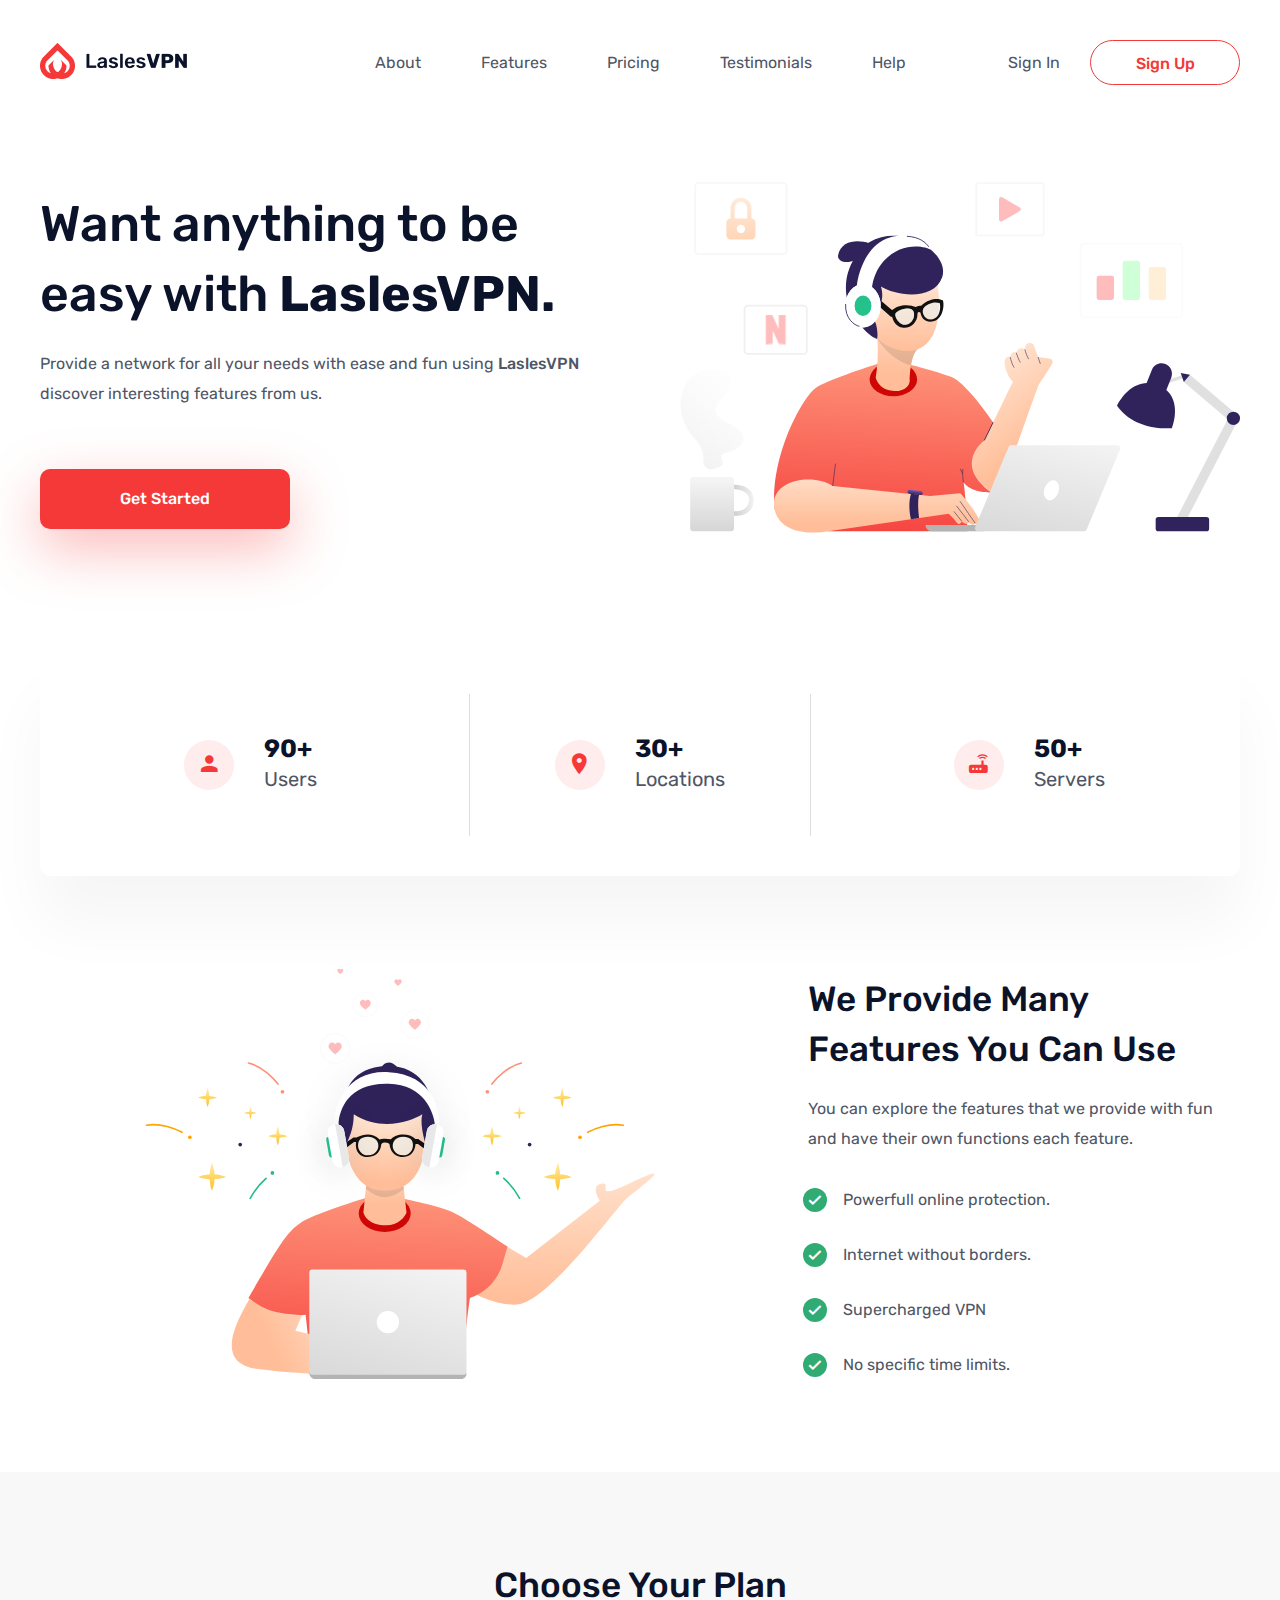
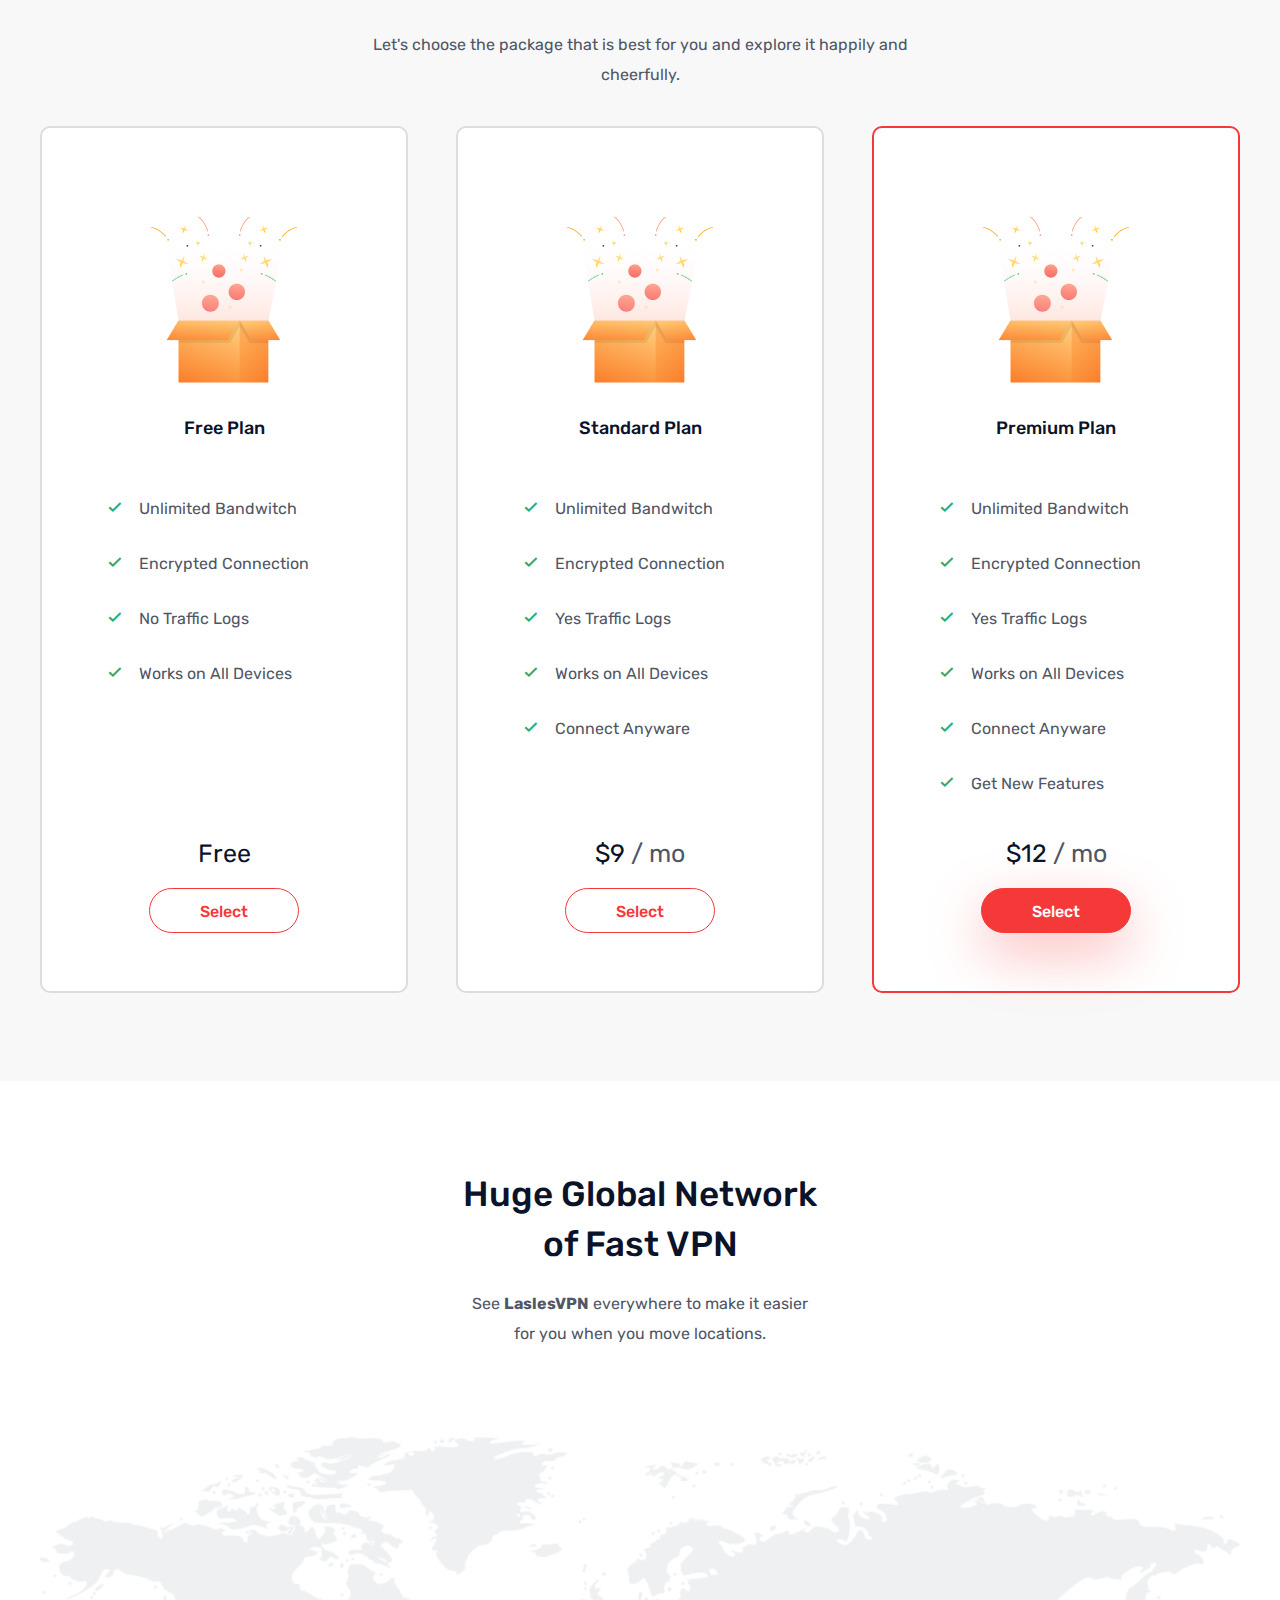
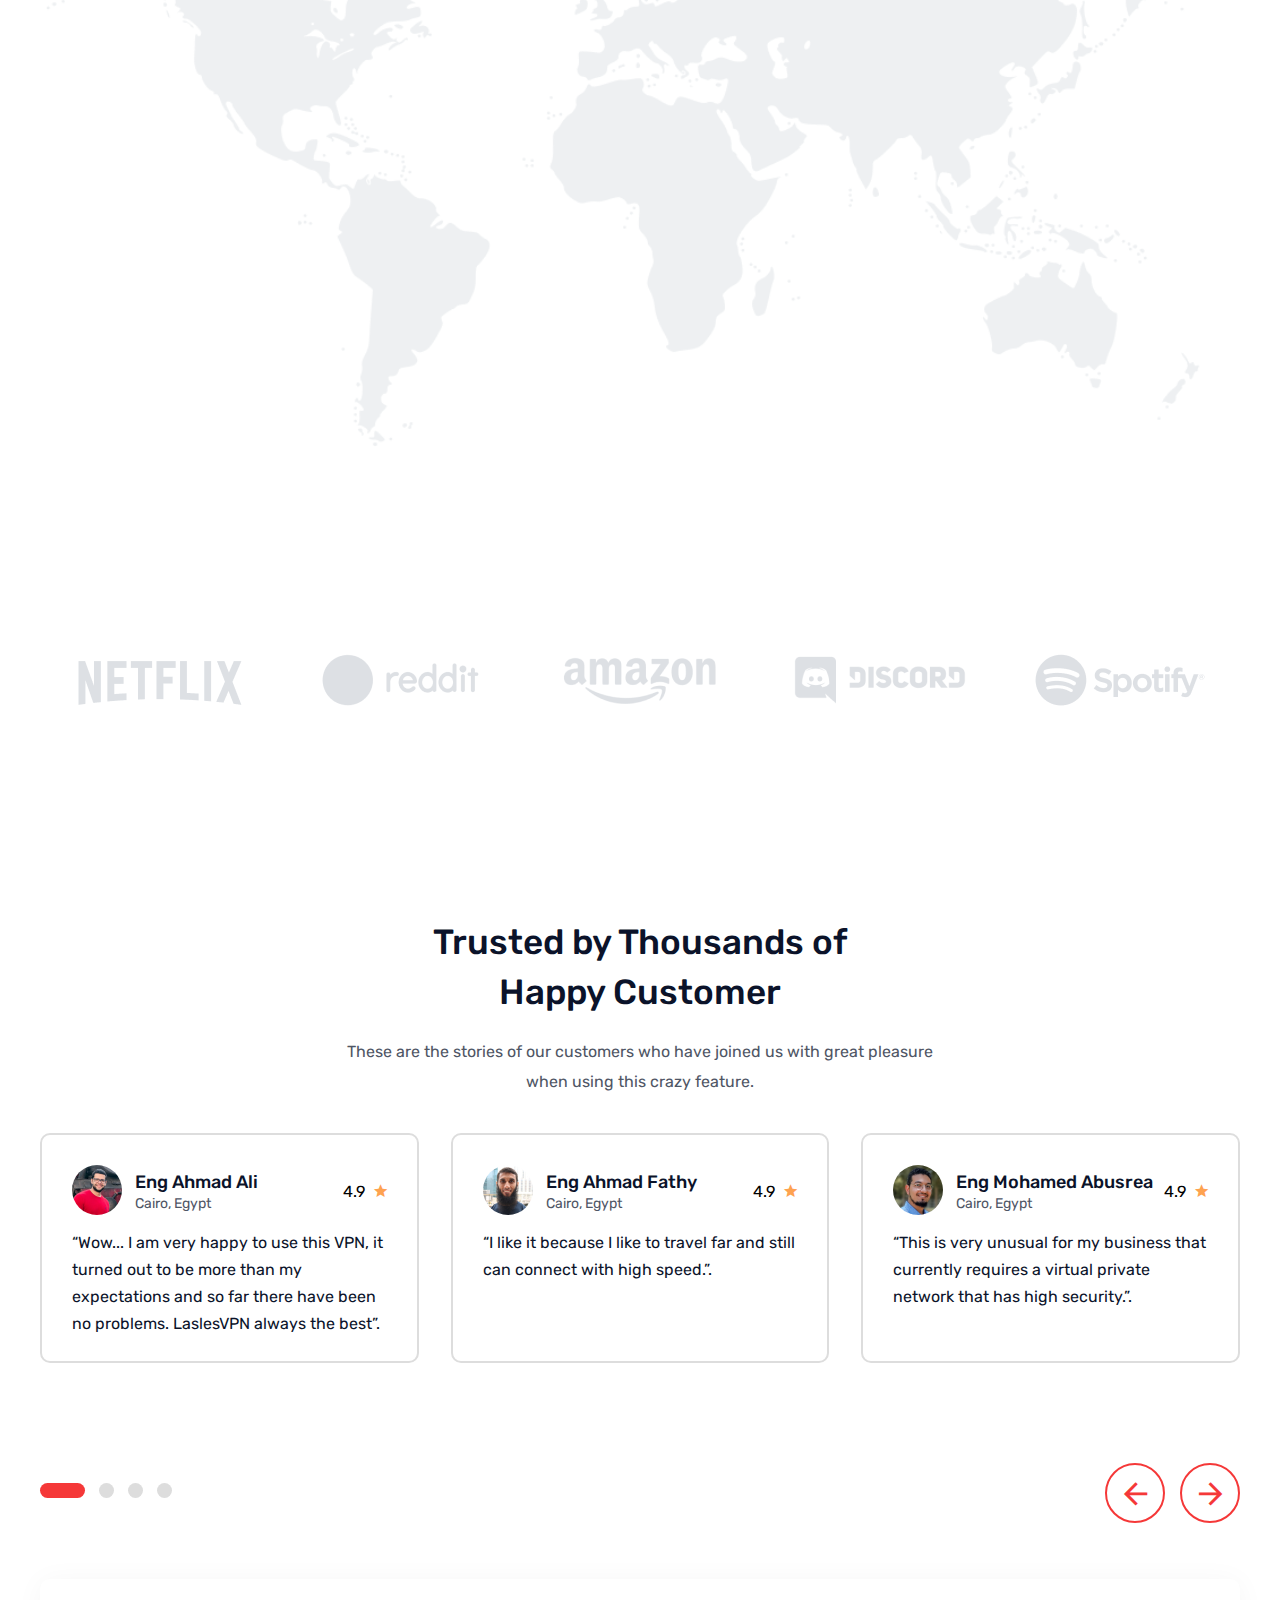
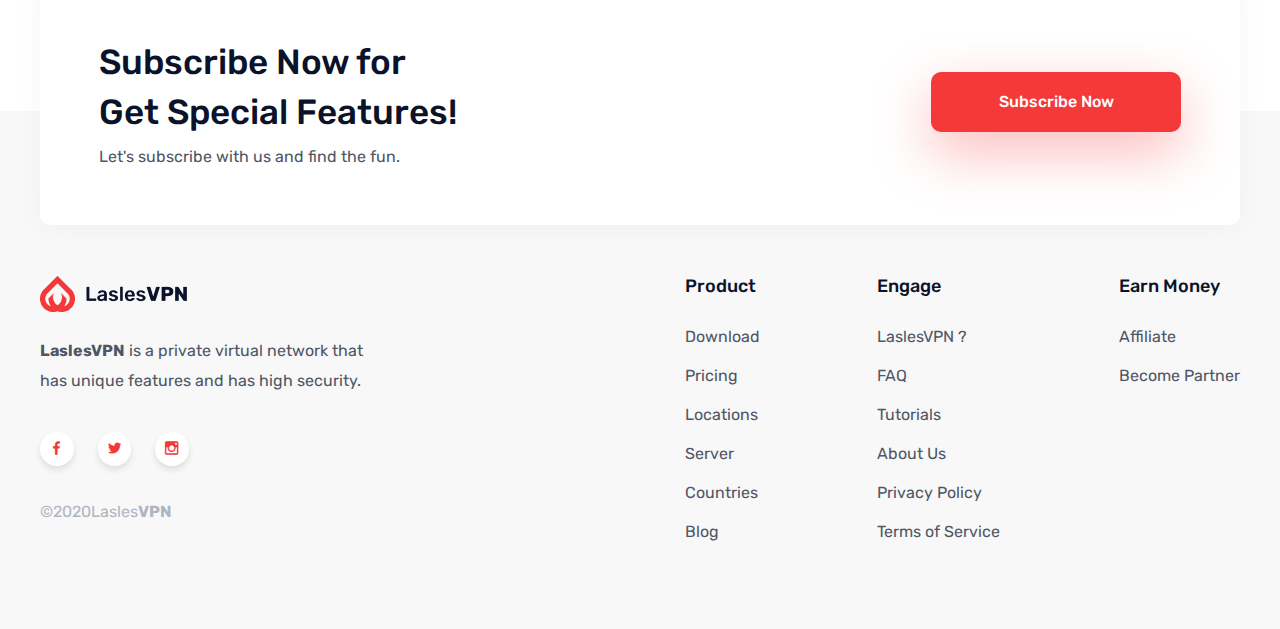
<file: #2_Second_month/Finale_Project_HTML_CSS/index.html>
<!DOCTYPE html>
<html lang="en">
  <head>
    <meta charset="UTF-8" />
    <meta name="viewport" content="width=device-width, initial-scale=1.0" />
    <!-- Import Google Font
    ============================================ -->
    <link
      href="https://fonts.googleapis.com/css2?family=Rubik:wght@400;500;700&display=swap"
      rel="stylesheet"
    />

    <!-- Import Icon File 
    ============================================ -->
    <link
      rel="stylesheet"
      href="assets/css/material-design-iconic-font.min.css"
    />

    <!-- Css Style Files
    ============================================ -->
    <link rel="stylesheet" href="assets/css/style.css" />
    <link rel="stylesheet" href="assets/css/responsive.css" />
    <title>LaslesVPN Template | Mohali</title>
  </head>
  <body>
    <!-- Start Header Section
    ============================================= -->
    <header class="header">
      <div class="container">
        <!-- Header Content Wrapper -->
        <div class="header__wrapper">
          <!-- Branding -->
          <div class="logo">
            <img src="assets/images/sections_img/logo.png" alt="Site logo" />
          </div>
          <!-- Navigation Links -->
          <nav class="navigation">
            <ul class="navigation__links">
              <li><a href="#about" class="navigation__link">About</a></li>
              <li><a href="#features" class="navigation__link">Features</a></li>
              <li><a href="#pricing" class="navigation__link">Pricing</a></li>
              <li>
                <a href="#testimonials" class="navigation__link"
                  >Testimonials</a
                >
              </li>
              <li><a href="#help" class="navigation__link">Help</a></li>
            </ul>
          </nav>
          <!-- Registration Buttons -->
          <div class="registration">
            <a href="#" class="signIn-btn">Sign In</a>
            <a href="#" class="signUp-btn secondry-btn">Sign Up</a>
          </div>
          <label for="menu" class="burger-menu">
            <div class="burger-menu__bar"></div>
            <div class="burger-menu__bar"></div>
            <div class="burger-menu__bar"></div>
          </label>
          <input id="menu" class="burger-menu__checkbox" type="checkbox" />
        </div>
      </div>
    </header>
    <!-- End Header Section
    ============================================= -->

    <!-- Start Bio Section
    ============================================= -->
    <section class="bio" id="about">
      <div class="container">
        <!-- Bio Content Wrapper -->
        <div class="bio__wrapper">
          <!-- Bio Content -->
          <div class="bio__description">
            <h1 class="bio__heading">
              Want anything to be easy with <span>LaslesVPN.</span>
            </h1>
            <p class="bio__text">
              Provide a network for all your needs with ease and fun using
              <span>LaslesVPN</span> discover interesting features from us.
            </p>
            <a href="#" class="bio__btn primary-btn">Get Started</a>
          </div>
          <!-- Bio Image -->
          <div class="bio__img">
            <img src="assets/images/sections_img/header_img.svg" alt="" />
          </div>
        </div>
      </div>
    </section>
    <!-- End Bio Section
    ============================================= -->

    <!-- Start Statistics Section
    ============================================= -->
    <div class="container">
      <section class="statistics">
        <!-- Statistics Item -->
        <div class="statistics__item">
          <span class="statistics__icon"
            ><i class="zmdi zmdi-account"></i
          ></span>
          <div class="statistics__info">
            <h3>90+</h3>
            <span>Users</span>
          </div>
        </div>
        <!-- Statistics Item -->
        <div class="statistics__item">
          <span class="statistics__icon"><i class="zmdi zmdi-pin"></i></span>
          <div class="statistics__info">
            <h3>30+</h3>
            <span>Locations</span>
          </div>
        </div>
        <!-- Statistics Item -->
        <div class="statistics__item">
          <span class="statistics__icon"><i class="zmdi zmdi-router"></i></span>
          <div class="statistics__info">
            <h3>50+</h3>
            <span>Servers</span>
          </div>
        </div>
      </section>
    </div>
    <!-- End Statistics Section
    ============================================= -->

    <!-- Start Features Section
    ============================================= -->
    <section class="features section-padding" id="features">
      <div class="container">
        <!-- Features Content Wrapper -->
        <div class="features__wrapper">
          <!-- Image Section -->
          <div class="features__img">
            <img src="assets/images/sections_img/features_img.svg" alt="" />
          </div>
          <!-- Features Content -->
          <div class="features__description">
            <h3 class="section-title">We Provide Many Features You Can Use</h3>
            <p class="features__text">
              You can explore the features that we provide with fun and have
              their own functions each feature.
            </p>
            <!-- Features List -->
            <ul class="features__list">
              <li class="features__list-item">Powerfull online protection.</li>
              <li class="features__list-item">Internet without borders.</li>
              <li class="features__list-item">Supercharged VPN</li>
              <li class="features__list-item">No specific time limits.</li>
            </ul>
          </div>
        </div>
      </div>
    </section>
    <!-- End Features Section
    ============================================= -->

    <!-- Start Pricing Section
    ============================================= -->
    <section class="pricing section-padding" id="pricing">
      <div class="container">
        <!-- Pricing Section Header -->
        <div class="section-header">
          <h3 class="section-title">Choose Your Plan</h3>
          <p>
            Let's choose the package that is best for you and explore it happily
            and cheerfully.
          </p>
        </div>
        <!-- Pricing Content Wrapper -->
        <div class="pricing__wrapper">
          <!-- Pricing Plan Item -->
          <div class="pricing__plan">
            <!-- Item Image -->
            <div class="pricing__plan-img">
              <img
                src="assets/images/sections_img/pricing-plan_img.png"
                alt=""
              />
              <h3 class="small-heading">Free Plan</h3>
            </div>
            <!-- Item List -->
            <div class="pricing__plan-list">
              <ul>
                <li class="pricing__item-list">Unlimited Bandwitch</li>
                <li class="pricing__item-list">Encrypted Connection</li>
                <li class="pricing__item-list">No Traffic Logs</li>
                <li class="pricing__item-list">Works on All Devices</li>
              </ul>
            </div>
            <!-- Item Control -->
            <div class="pricing__plan-footer">
              <h3 class="pricing__amount-plan"><span>Free</span></h3>
              <a class="secondry-btn" href="#">Select</a>
            </div>
          </div>
          <!-- Pricing Plan Item -->
          <div class="pricing__plan">
            <!-- Item Image -->
            <div class="pricing__plan-img">
              <img
                src="assets/images/sections_img/pricing-plan_img.png"
                alt=""
              />
              <h3 class="small-heading">Standard Plan</h3>
            </div>
            <!-- Item List -->
            <div class="pricing__plan-list">
              <ul>
                <li class="pricing__item-list">Unlimited Bandwitch</li>
                <li class="pricing__item-list">Encrypted Connection</li>
                <li class="pricing__item-list">Yes Traffic Logs</li>
                <li class="pricing__item-list">Works on All Devices</li>
                <li class="pricing__item-list">Connect Anyware</li>
              </ul>
            </div>
            <!-- Item Control -->
            <div class="pricing__plan-footer">
              <h3 class="pricing__amount-plan"><span>$9</span> / mo</h3>
              <a class="secondry-btn" href="#">Select</a>
            </div>
          </div>
          <!-- Pricing Plan Item -->
          <div class="pricing__plan">
            <!-- Item Image -->
            <div class="pricing__plan-img">
              <img
                src="assets/images/sections_img/pricing-plan_img.png"
                alt=""
              />
              <h3 class="small-heading">Premium Plan</h3>
            </div>
            <!-- Item List -->
            <div class="pricing__plan-list">
              <ul>
                <li class="pricing__item-list">Unlimited Bandwitch</li>
                <li class="pricing__item-list">Encrypted Connection</li>
                <li class="pricing__item-list">Yes Traffic Logs</li>
                <li class="pricing__item-list">Works on All Devices</li>
                <li class="pricing__item-list">Connect Anyware</li>
                <li class="pricing__item-list">Get New Features</li>
              </ul>
            </div>
            <!-- Item Control -->
            <div class="pricing__plan-footer">
              <h3 class="pricing__amount-plan"><span>$12</span> / mo</h3>
              <a class="pricing__btn secondry-btn" href="#">Select</a>
            </div>
          </div>
        </div>
      </div>
    </section>
    <!-- End Pricing Section
    ============================================= -->

    <!-- Start Global Network Section
    ============================================= -->
    <section class="global-network section-padding">
      <div class="container">
        <!-- Global Network Section Header -->
        <div class="section-header">
          <h3 class="section-title">
            Huge Global Network <br />
            of Fast VPN
          </h3>
          <p>
            See <span>LaslesVPN</span> everywhere to make it easier <br />for
            you when you move locations.
          </p>
        </div>
        <!-- Global Network Content Wrapper -->
        <div class="global-network__wrapper">
          <img src="assets/images/sections_img/global_img.png" alt="" />
        </div>
      </div>
    </section>
    <!-- End Globle Network Section
    ============================================= -->

    <!-- Start Clients Section
    ============================================= -->
    <section class="clients section-padding">
      <div class="container">
        <div class="clients__wrapper">
          <div class="client__item">
            <img
              src="assets/images/clients/Netflix.png"
              alt=""
              class="client__img"
            />
          </div>
          <div class="client__item">
            <img
              src="assets/images/clients/Reddit.png"
              alt=""
              class="client__img"
            />
          </div>
          <div class="client__item">
            <img
              src="assets/images/clients/Amazon.png"
              alt=""
              class="client__img"
            />
          </div>
          <div class="client__item">
            <img
              src="assets/images/clients/Discord.png"
              alt=""
              class="client__img"
            />
          </div>
          <div class="client__item">
            <img
              src="assets/images/clients/Spotify.png"
              alt=""
              class="client__img"
            />
          </div>
        </div>
      </div>
    </section>
    <!-- End Clients Section
    ============================================= -->

    <!-- Start Testimonials Section
    ============================================= -->
    <section class="testimonials section-padding" id="testimonials">
      <div class="container">
        <!-- Testimonials Section Header -->
        <div class="section-header">
          <h3 class="section-title">
            Trusted by Thousands of <br />
            Happy Customer
          </h3>
          <p>
            These are the stories of our customers who have joined us with great
            pleasure when using this crazy feature.
          </p>
        </div>
        <!-- Testimonials Content Wrapper -->
        <div class="testimonials__wrapper">
          <!-- Start Testimonials Customer -->
          <div class="testimonials__customer">
            <div class="testimonials__customer-header">
              <div class="header-img">
                <img
                  src="assets/images/testimonials/Eng_Ahmad_Ali.jpeg"
                  alt=""
                />
              </div>
              <div class="header-title">
                <h2 class="small-heading">Eng Ahmad Ali</h2>
                <p>Cairo, Egypt</p>
              </div>
              <div class="header-rate">
                <span>4.9</span>
              </div>
            </div>
            <div class="testimonials__content">
              <p>
                “Wow... I am very happy to use this VPN, it turned out to be
                more than my expectations and so far there have been no
                problems. LaslesVPN always the best”.
              </p>
            </div>
          </div>
          <!-- End Testimonials Customer -->

          <!-- Start Testimonials Customer -->
          <div class="testimonials__customer">
            <div class="testimonials__customer-header">
              <div class="header-img">
                <img
                  src="assets/images/testimonials/Eng_Ahmad_Fathy.jpeg"
                  alt=""
                />
              </div>
              <div class="header-title">
                <h2 class="small-heading">Eng Ahmad Fathy</h2>
                <p>Cairo, Egypt</p>
              </div>
              <div class="header-rate">
                <span>4.9</span>
              </div>
            </div>
            <div class="testimonials__content">
              <p>
                “I like it because I like to travel far and still can connect
                with high speed.”.
              </p>
            </div>
          </div>
          <!-- End Testimonials Customer -->

          <!-- Start Testimonials Customer -->
          <div class="testimonials__customer">
            <div class="testimonials__customer-header">
              <div class="header-img">
                <img
                  src="assets/images/testimonials/Eng_Mohamed_Abusrea.jpeg"
                  alt=""
                />
              </div>
              <div class="header-title">
                <h2 class="small-heading">Eng Mohamed Abusrea</h2>
                <p>Cairo, Egypt</p>
              </div>
              <div class="header-rate">
                <span>4.9</span>
              </div>
            </div>
            <div class="testimonials__content">
              <p>
                “This is very unusual for my business that currently requires a
                virtual private network that has high security.”.
              </p>
            </div>
          </div>
          <!-- End Testimonials Customer -->
        </div>
        <!-- Start Control Bar -->
        <div class="testimonials__control">
          <div class="testimonials__control-bolts">
            <span class="bolt"></span>
            <span class="bolt"></span>
            <span class="bolt"></span>
            <span class="bolt"></span>
          </div>
          <div class="testimonials__arrows">
            <div class="arrow">
              <i class="zmdi zmdi-arrow-left"></i>
            </div>
            <div class="arrow">
              <i class="zmdi zmdi-arrow-right"></i>
            </div>
          </div>
        </div>
        <!-- End Control Bar -->
      </div>
    </section>
    <!-- End Testimonials Section
    ============================================= -->

    <!-- Start Footer Section
    ============================================= -->
    <footer class="footer section-padding" id="help">
      <div class="container">
        <!-- Start Subscribe -->
        <div class="footer__subscribe">
          <div class="footer__subscribe-description">
            <h3 class="section-title">
              Subscribe Now for Get Special Features!
            </h3>
            <p>Let's subscribe with us and find the fun.</p>
          </div>
          <div class="footer__subscribe-btn">
            <a href="#" class="primary-btn">Subscribe Now</a>
          </div>
        </div>
        <!-- End Subscribe -->

        <!-- Start Subscribe Content Wrapper -->
        <div class="footer__wrapper">
          <div class="footer__content">
            <div class="footer__content-logo">
              <img src="assets/images/sections_img/logo.png" alt="" />
            </div>
            <div class="footer__content-description">
              <p>
                <span>LaslesVPN</span> is a private virtual network that <br />
                has unique features and has high security.
              </p>
            </div>
            <div class="footer__social-media">
              <a href="#">
                <i class="zmdi zmdi-facebook"></i>
              </a>
              <a href="#">
                <i class="zmdi zmdi-twitter"></i>
              </a>
              <a href="#">
                <i class="zmdi zmdi-instagram"></i>
              </a>
            </div>
            <div class="footer__copyright">©2020Lasles<span>VPN</span></div>
          </div>
          <div class="footer__links">
            <h3 class="small-heading">Product</h3>
            <ul class="footer__links-list">
              <li><a href="#">Download</a></li>
              <li><a href="#">Pricing</a></li>
              <li><a href="#">Locations</a></li>
              <li><a href="#">Server</a></li>
              <li><a href="#">Countries</a></li>
              <li><a href="#">Blog</a></li>
            </ul>
          </div>
          <div class="footer__links">
            <h3 class="small-heading">Engage</h3>
            <ul class="footer__links-list">
              <li><a href="#">LaslesVPN ?</a></li>
              <li><a href="#">FAQ</a></li>
              <li><a href="#">Tutorials</a></li>
              <li><a href="#">About Us</a></li>
              <li><a href="#">Privacy Policy</a></li>
              <li><a href="#">Terms of Service</a></li>
            </ul>
          </div>

          <div class="footer__links">
            <h3 class="small-heading">Earn Money</h3>
            <ul class="footer__links-list">
              <li><a href="#">Affiliate</a></li>
              <li><a href="#">Become Partner</a></li>
            </ul>
          </div>
        </div>
        <!-- End Subscribe Content Wrapper -->
      </div>
    </footer>
    <!-- End Footer Section
    ============================================= -->
  </body>
</html>
</file>
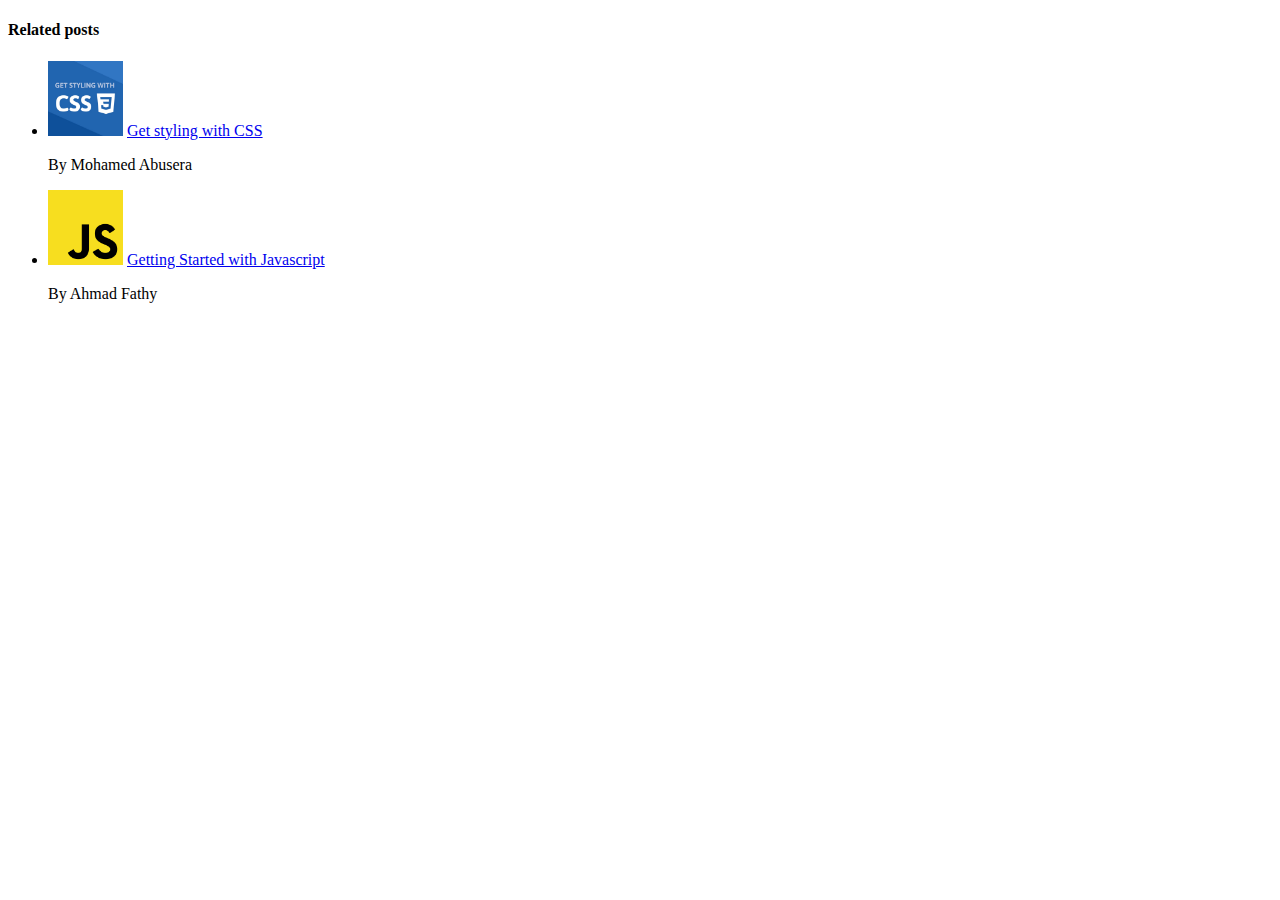
<file: #2_Second_month/#1_HTML_Fundamentals/Challenge_#1/index.html>
<!DOCTYPE html>
<html lang="en">
  <head>
    <meta charset="UTF-8" />
    <meta name="viewport" content="width=device-width, initial-scale=1.0" />
    <title>Document</title>
  </head>
  <body>
    <aside>
      <h4>Related posts</h4>
      <ul>
        <li>
          <img src="img/related-1.jpg" alt="Lightning" width="75" heigth="75" />
          <a href="#">Get styling with CSS</a>
          <p>By Mohamed Abusera</p>
        </li>
        <li>
          <img
            src="img/related-2.jpg"
            alt="JavaScript code on a screen"
            width="75"
            height="75"
          />
          <a href="#">Getting Started with Javascript</a>
          <p>By Ahmad Fathy</p>
        </li>
      </ul>
    </aside>
  </body>
</html>
</file>
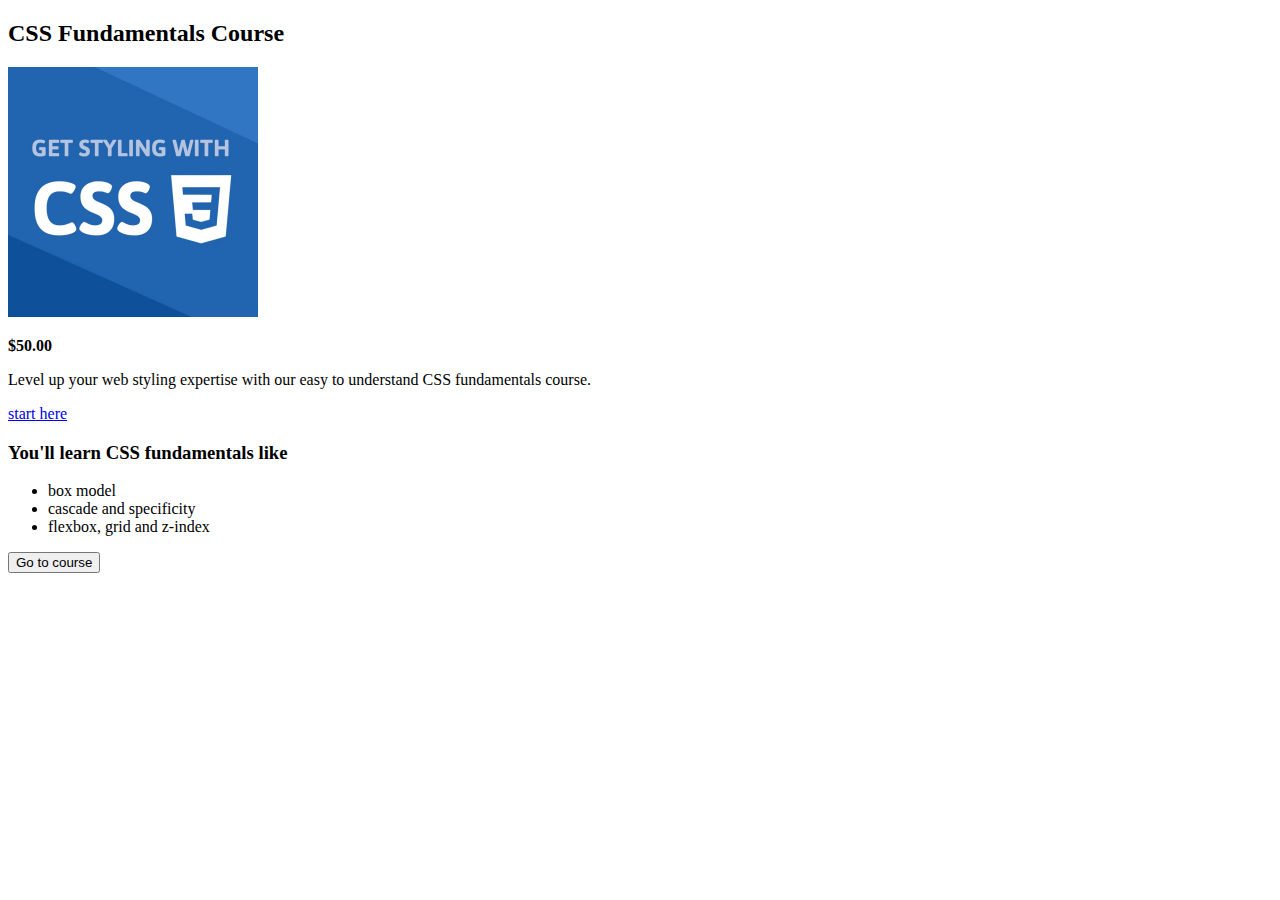
<file: #2_Second_month/#1_HTML_Fundamentals/Challenge_#2/index.html>
<!DOCTYPE html>
<html lang="en">
  <head>
    <meta charset="UTF-8" />
    <meta name="viewport" content="width=device-width, initial-scale=1.0" />
    <title>Document</title>
  </head>
  <body>
    <article>
      <h2>CSS Fundamentals Course</h2>
      <img src="img/related-1.jpg" alt="CSS logo" width="250" height="250" />

      <p>
        <strong>$50.00</strong>
      </p>

      <p>
        Level up your web styling expertise with our easy to understand CSS
        fundamentals course.
      </p>

      <a href="https://www.almdrasa.com/">start here</a>

      <h3>You'll learn CSS fundamentals like</h3>
      <ul>
        <li>box model</li>
        <li>cascade and specificity</li>
        <li>flexbox, grid and z-index</li>
      </ul>

      <button>Go to course</button>
    </article>
  </body>
</html>
</file>
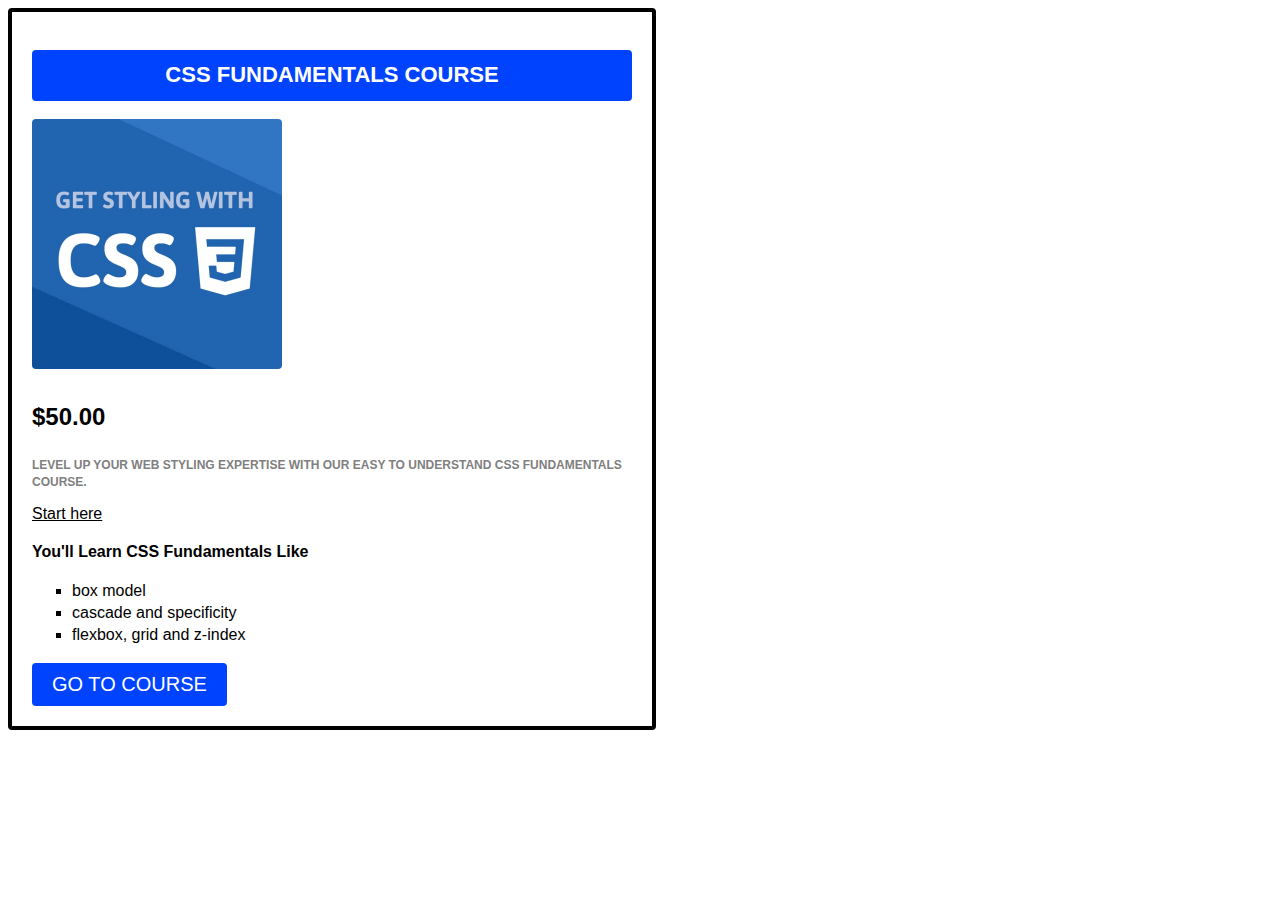
<file: #2_Second_month/#2_CSS_Fundamentals/Challenge_#1/index.html>
<!DOCTYPE html>
<html lang="en">
  <head>
    <meta charset="UTF-8" />
    <meta name="viewport" content="width=device-width, initial-scale=1.0" />
    <title>Document</title>
    <link rel="stylesheet" href="style.css" />
  </head>
  <body>
    <article class="card_course">
      <h2 class="title_course">CSS Fundamentals Course</h2>
      <img
        class="image_course"
        src="img/related-1.jpg"
        alt="CSS logo"
        width="250"
        height="250"
      />

      <p class="price_course">$50.00</p>

      <p class="description_course">
        Level up your web styling expertise with our easy to understand CSS
        fundamentals course.
      </p>

      <a class="link_course" href="https://www.almdrasa.com/">Start here</a>

      <h3 class="title">You'll learn CSS fundamentals like</h3>
      <ul class="course_list">
        <li>box model</li>
        <li>cascade and specificity</li>
        <li>flexbox, grid and z-index</li>
      </ul>

      <button class="course_btn">Go to course</button>
    </article>
  </body>
</html>
</file>
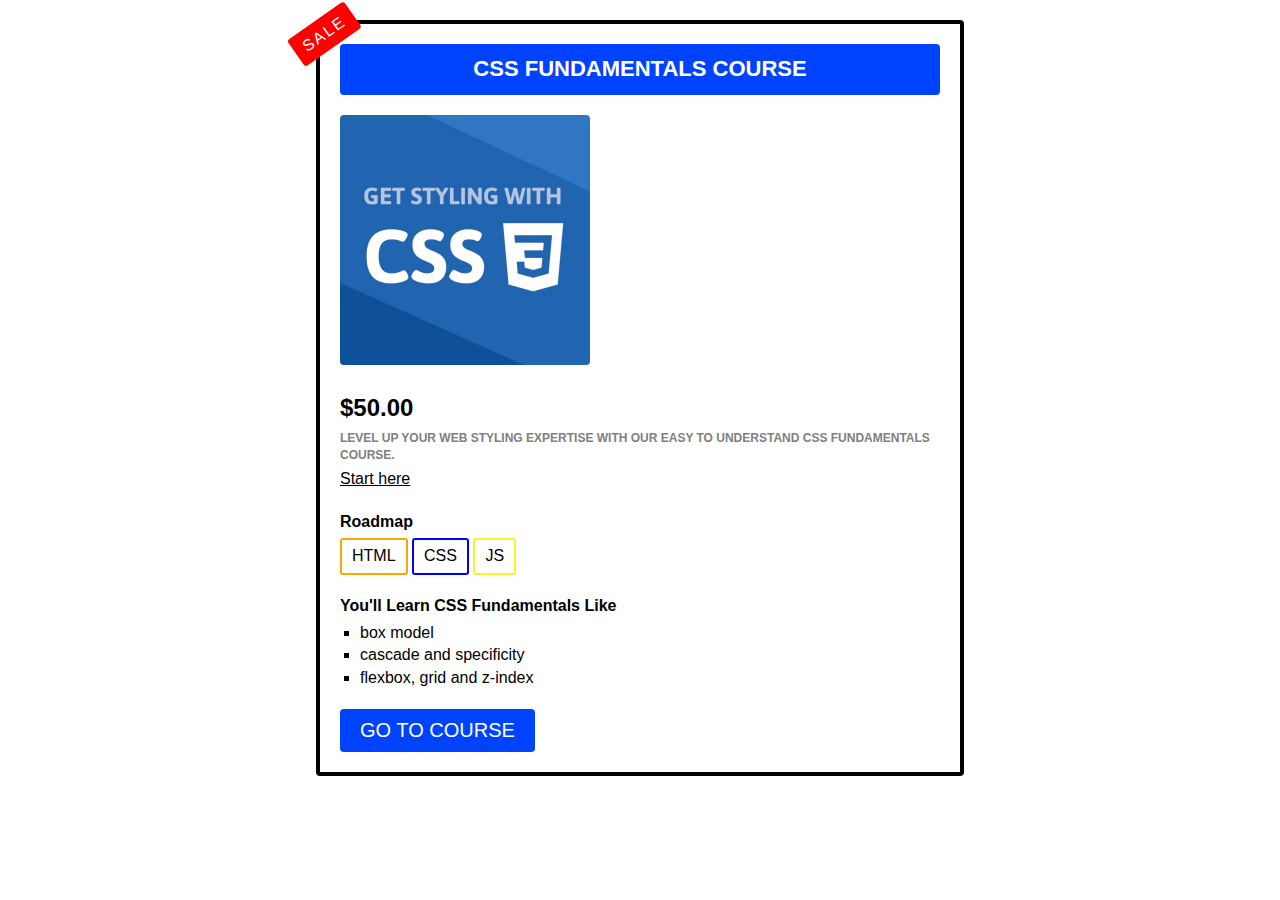
<file: #2_Second_month/#2_CSS_Fundamentals/Challenge_#3/index.html>
<!DOCTYPE html>
<html lang="en">
  <head>
    <meta charset="UTF-8" />
    <meta name="viewport" content="width=device-width, initial-scale=1.0" />
    <title>Document</title>
    <link rel="stylesheet" href="style.css" />
  </head>
  <body>
    <article class="card_course">
      <h2 class="title_course">CSS Fundamentals Course</h2>
      <img
        class="image_course"
        src="img/related-1.jpg"
        alt="CSS logo"
        width="250"
        height="250"
      />

      <p class="price_course">$50.00</p>

      <p class="description_course">
        Level up your web styling expertise with our easy to understand CSS
        fundamentals course.
      </p>

      <a class="link_course" href="https://www.almdrasa.com/">Start here</a>

      <h3 class="roadmap_title">Roadmap</h3>
      <ul class="roadmap_list">
        <li>html</li>
        <li>css</li>
        <li>js</li>
      </ul>

      <h3 class="title">You'll learn CSS fundamentals like</h3>
      <ul class="course_list">
        <li>box model</li>
        <li>cascade and specificity</li>
        <li>flexbox, grid and z-index</li>
      </ul>

      <button class="course_btn">Go to course</button>
    </article>
  </body>
</html>
</file>
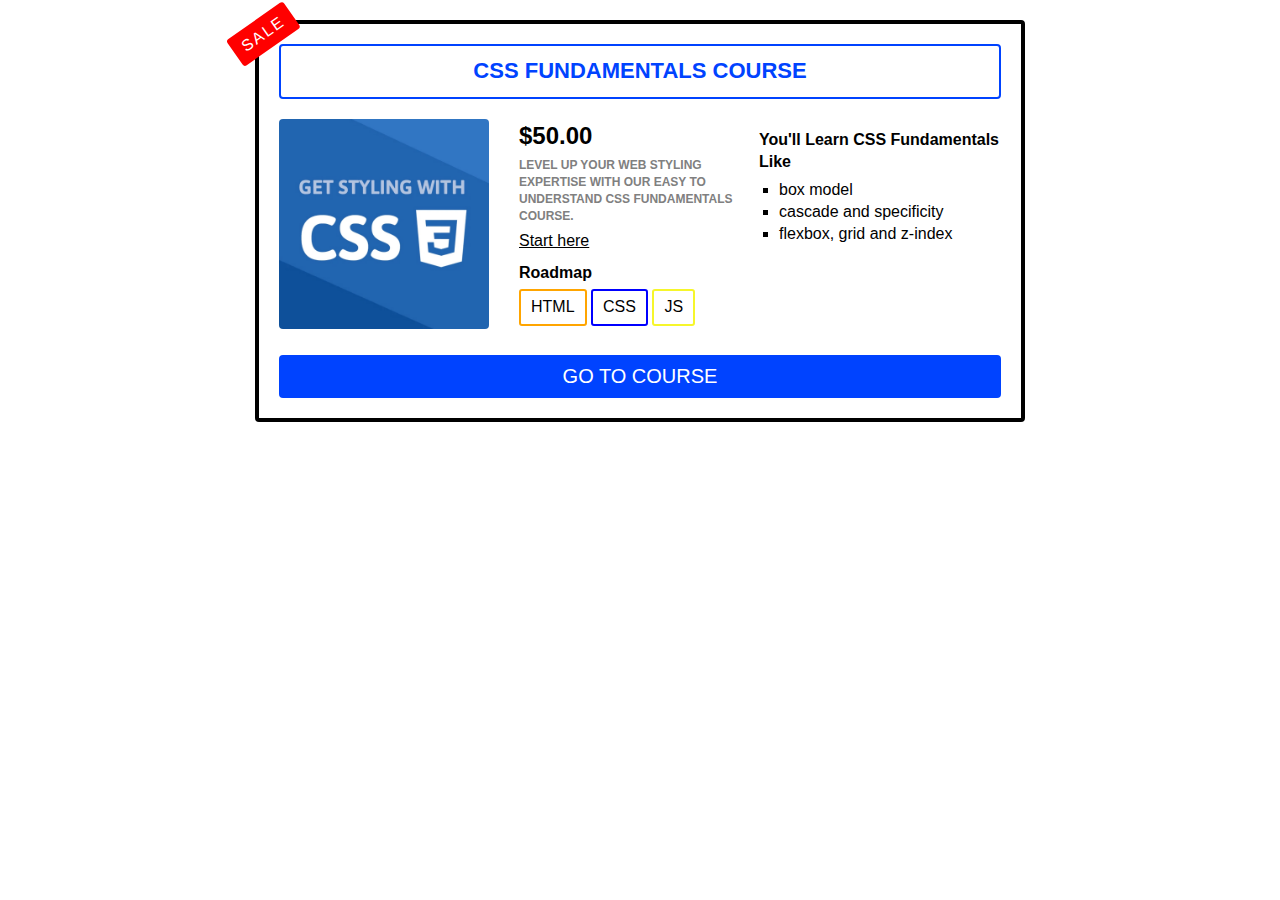
<file: #2_Second_month/#3_CSS_Layouts/Challenge_#1/index.html>
<!DOCTYPE html>
<html lang="en">
  <head>
    <meta charset="UTF-8" />
    <meta name="viewport" content="width=device-width, initial-scale=1.0" />
    <title>Document</title>
    <link rel="stylesheet" href="style.css" />
  </head>
  <body>
    <article class="card_course">
      <h2 class="title_course">CSS Fundamentals Course</h2>
      <div class="wrapper">
        <div class="img_box">
          <img
            class="image_course"
            src="img/related-1.jpg"
            alt="CSS logo"
            width="250"
            height="250"
          />
        </div>
        <div class="content_box">
          <p class="price_course">$50.00</p>

          <p class="description_course">
            Level up your web styling expertise with our easy to understand CSS
            fundamentals course.
          </p>

          <a class="link_course" href="https://www.almdrasa.com/">Start here</a>

          <h3 class="roadmap_title">Roadmap</h3>
          <ul class="roadmap_list">
            <li>html</li>
            <li>css</li>
            <li>js</li>
          </ul>
        </div>
        <div class="list_box">
          <h3 class="title">You'll learn CSS fundamentals like</h3>
          <ul class="course_list">
            <li>box model</li>
            <li>cascade and specificity</li>
            <li>flexbox, grid and z-index</li>
          </ul>
        </div>
      </div>

      <button class="course_btn">Go to course</button>
    </article>
  </body>
</html>
</file>
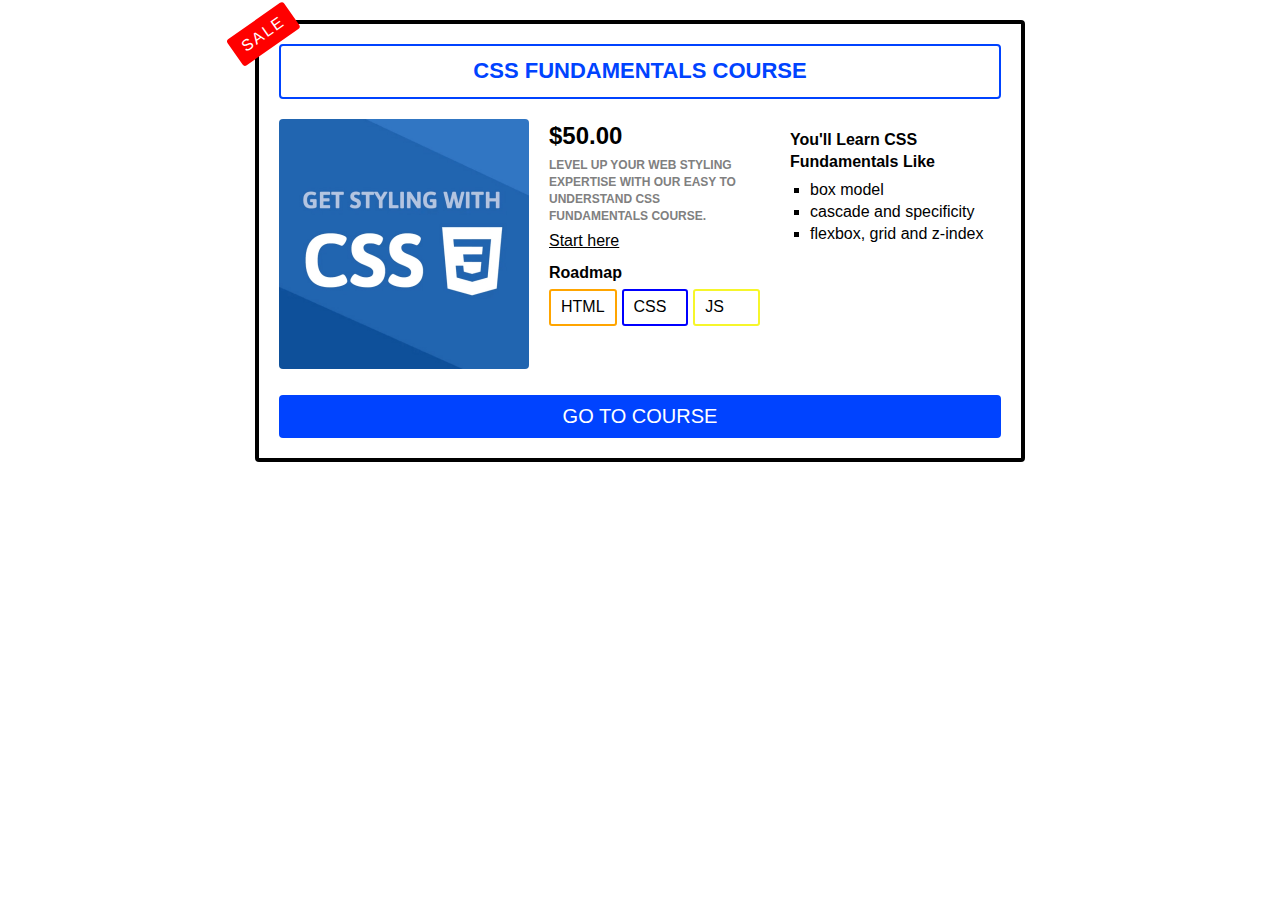
<file: #2_Second_month/#3_CSS_Layouts/Challenge_#3/index.html>
<!DOCTYPE html>
<html lang="en">
  <head>
    <meta charset="UTF-8" />
    <meta name="viewport" content="width=device-width, initial-scale=1.0" />
    <title>Document</title>
    <link rel="stylesheet" href="style.css" />
  </head>
  <body>
    <article class="card_course">
      <h2 class="title_course">CSS Fundamentals Course</h2>
      <div class="img_box">
        <img
          class="image_course"
          src="img/related-1.jpg"
          alt="CSS logo"
          width="250"
          height="250"
        />
      </div>
      <div class="content_box">
        <p class="price_course">$50.00</p>

        <p class="description_course">
          Level up your web styling expertise with our easy to understand CSS
          fundamentals course.
        </p>

        <a class="link_course" href="https://www.almdrasa.com/">Start here</a>

        <h3 class="roadmap_title">Roadmap</h3>
        <ul class="roadmap_list">
          <li>html</li>
          <li>css</li>
          <li>js</li>
        </ul>
      </div>
      <div class="list_box">
        <h3 class="title">You'll learn CSS fundamentals like</h3>
        <ul class="course_list">
          <li>box model</li>
          <li>cascade and specificity</li>
          <li>flexbox, grid and z-index</li>
        </ul>
      </div>
      <button class="course_btn">Go to course</button>
    </article>
  </body>
</html>
</file>
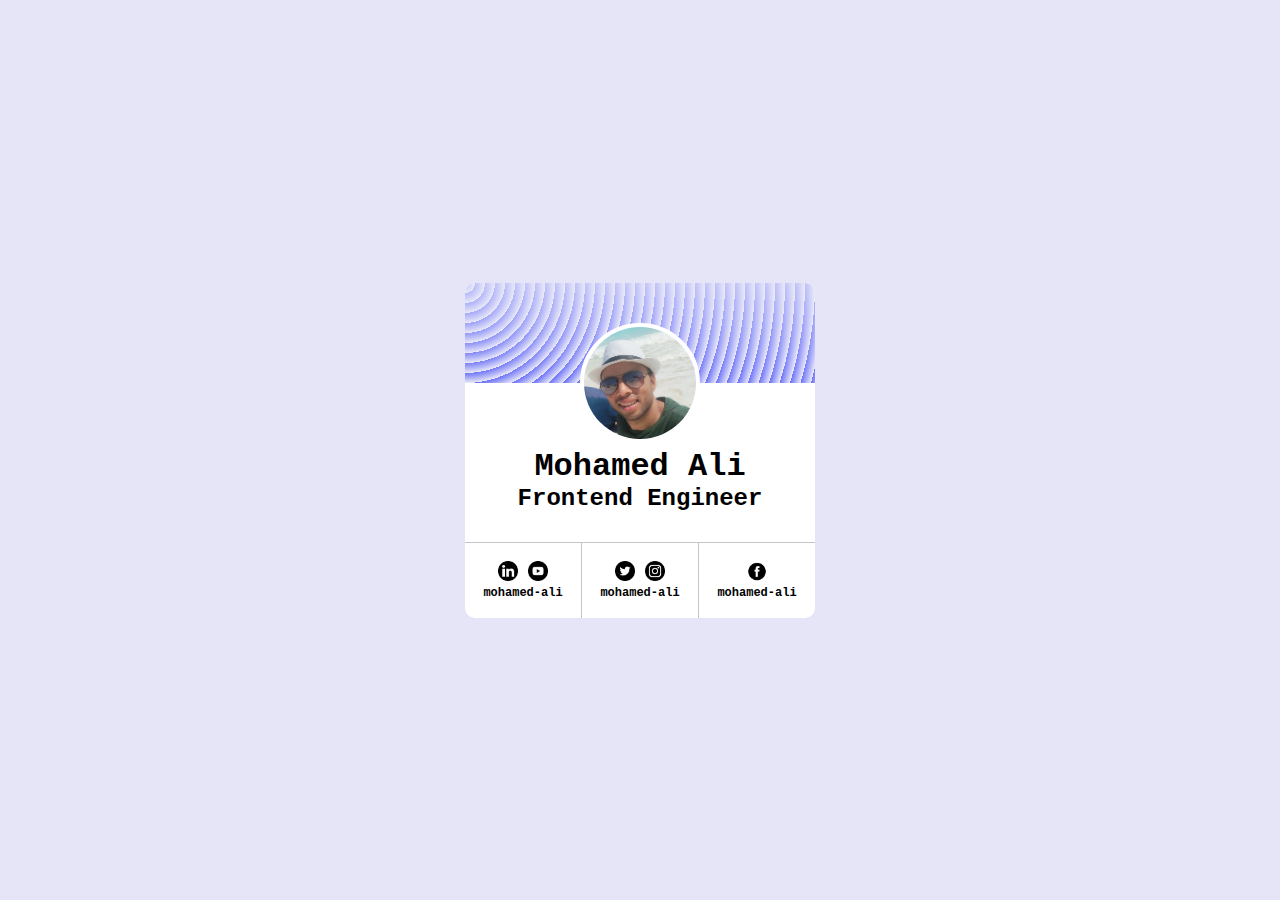
<file: #2_Second_month/#5_HTML_CSS_projects/#1_Profile_Card_Component/index.html>
<!DOCTYPE html>
<html lang="en">
  <head>
    <meta charset="UTF-8" />
    <meta name="viewport" content="width=device-width, initial-scale=1.0" />
    <link rel="stylesheet" href="style.css" />
    <title>Profile Card Component</title>
  </head>
  <body>
    <div class="container">
      <!-- Start Card Component -->
      <section class="card">
        <div class="card__top"></div>
        <div class="card__content">
          <img
            class="card__pic"
            src="assets/profile-pic.png"
            alt="Mohamed Ali's Photo"
          />
          <h1>Mohamed Ali</h1>
          <h2>Frontend Engineer</h2>
        </div>
        <div class="card__social-media">
          <div class="card__social-item">
            <a href="#"
              ><img
                class="card__social-icon"
                src="assets/linkedin.png"
                alt="Linkedin Icon"
            /></a>
            <a href="#"
              ><img
                class="card__social-icon"
                src="assets/youtube.png"
                alt="Youtube Icon"
            /></a>
            <h3>mohamed-ali</h3>
          </div>
          <div class="card__social-item">
            <a href="#"
              ><img
                class="card__social-icon"
                src="assets/twitter.png"
                alt="Twitter Icon"
            /></a>
            <a href="#"
              ><img
                class="card__social-icon"
                src="assets/instagram.png"
                alt="Instagram Icon"
            /></a>
            <h3>mohamed-ali</h3>
          </div>
          <div class="card__social-item">
            <a href="#"
              ><img
                class="card__social-icon"
                src="assets/facebook.png"
                alt="Facebook Icon"
            /></a>
            <h3>mohamed-ali</h3>
          </div>
        </div>
      </section>
    </div>
    <!-- End Card Component -->
  </body>
</html>
</file>
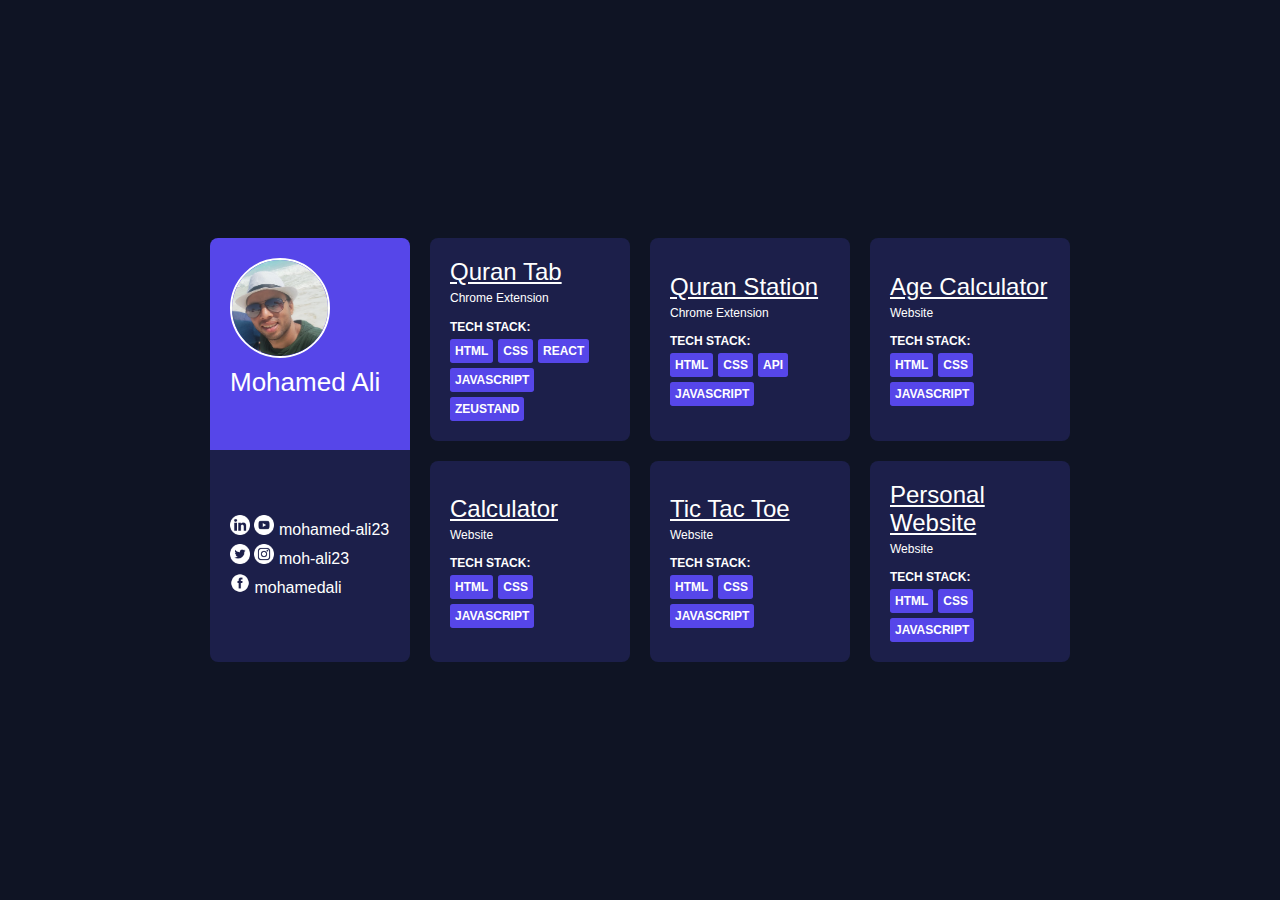
<file: #2_Second_month/#5_HTML_CSS_projects/#2_Profile_Dashboard/index.html>
<!DOCTYPE html>
<html lang="en">
  <head>
    <meta charset="UTF-8" />
    <meta name="viewport" content="width=device-width, initial-scale=1.0" />
    <link rel="stylesheet" href="assets/css/style.css" />
    <title>Projects Component</title>
  </head>
  <body>
    <div class="container">
      <!-- Start Projects Component -->
      <section class="projects">
        <div class="author-info">
          <div class="info">
            <img src="assets/profile-pic.png" alt="img" />
            <h2 class="author-name">Mohamed Ali</h2>
          </div>
          <div class="social-media">
            <div class="social-links">
              <img src="assets/linkedin.png" alt="" />
              <img src="assets/youtube.png" alt="" />
              <span>mohamed-ali23</span>
            </div>
            <div class="social-links">
              <img src="assets/twitter.png" alt="" />
              <img src="assets/instagram.png" alt="" />
              <span>moh-ali23</span>
            </div>
            <div class="social-links">
              <img src="assets/facebook.png" alt="" />
              <span>mohamedali</span>
            </div>
          </div>
        </div>
        <div class="project-info">
          <a class="project-title" href="#">Quran Tab</a>
          <span class="project-type">Chrome Extension</span>
          <div class="tech-stack">
            <p>tech stack:</p>
            <div class="language-stack">
              <span>html</span>
              <span>css</span>
              <span>react</span>
              <span>javascript</span>
              <span>zeustand</span>
            </div>
          </div>
        </div>
        <div class="project-info">
          <a class="project-title" href="#">Quran Station</a>
          <span class="project-type">Chrome Extension</span>
          <div class="tech-stack">
            <p>tech stack:</p>
            <div class="language-stack">
              <span>html</span>
              <span>css</span>
              <span>api</span>
              <span>javascript</span>
            </div>
          </div>
        </div>
        <div class="project-info">
          <a class="project-title" href="#">Age Calculator</a>
          <span class="project-type">Website</span>
          <div class="tech-stack">
            <p>tech stack:</p>
            <div class="language-stack">
              <span>html</span>
              <span>css</span>
              <span>javascript</span>
            </div>
          </div>
        </div>
        <div class="project-info">
          <a class="project-title" href="#">Calculator</a>
          <span class="project-type">Website</span>
          <div class="tech-stack">
            <p>tech stack:</p>
            <div class="language-stack">
              <span>html</span>
              <span>css</span>
              <span>javascript</span>
            </div>
          </div>
        </div>
        <div class="project-info">
          <a class="project-title" href="#">Tic Tac Toe</a>
          <span class="project-type">Website</span>
          <div class="tech-stack">
            <p>tech stack:</p>
            <div class="language-stack">
              <span>html</span>
              <span>css</span>
              <span>javascript</span>
            </div>
          </div>
        </div>
        <div class="project-info">
          <a class="project-title" href="#">Personal Website</a>
          <span class="project-type">Website</span>
          <div class="tech-stack">
            <p>tech stack:</p>
            <div class="language-stack">
              <span>html</span>
              <span>css</span>
              <span>javascript</span>
            </div>
          </div>
        </div>
      </section>
    </div>
    <!-- End Projects Component -->
  </body>
</html>
</file>
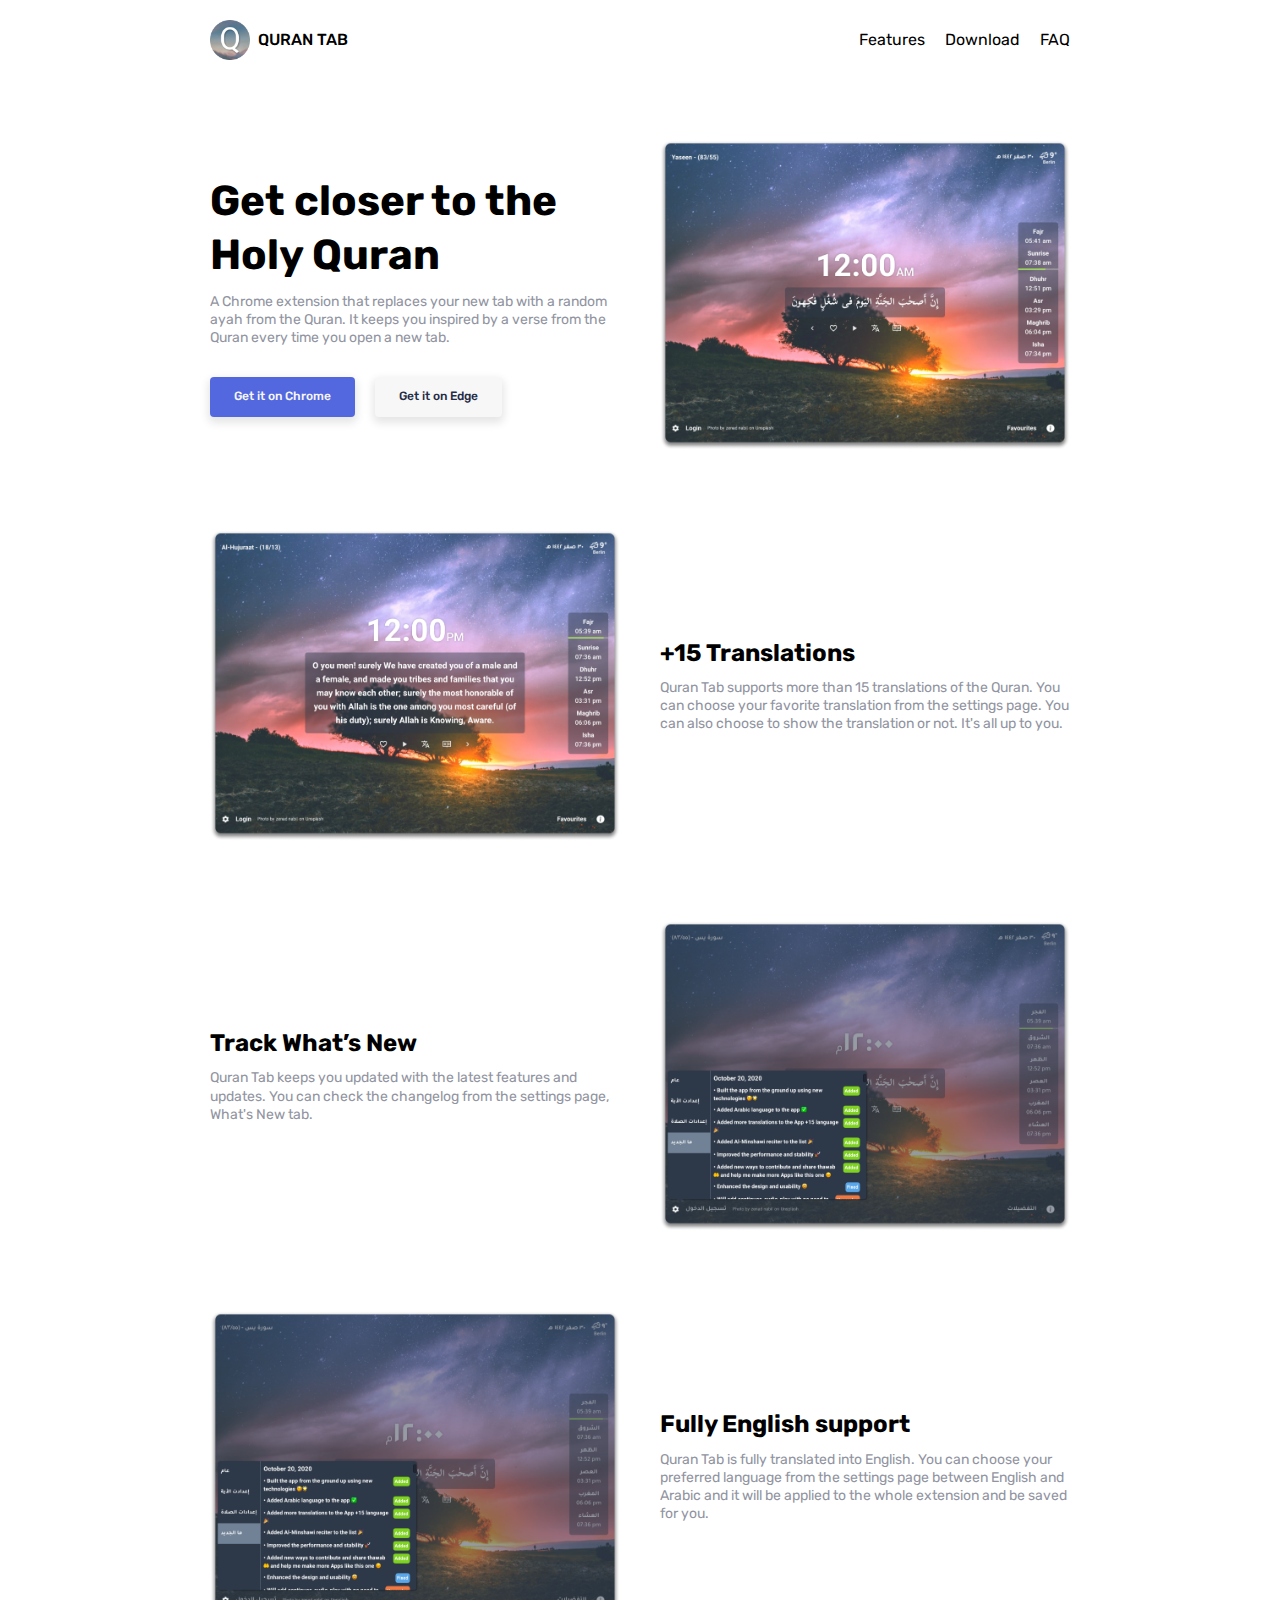
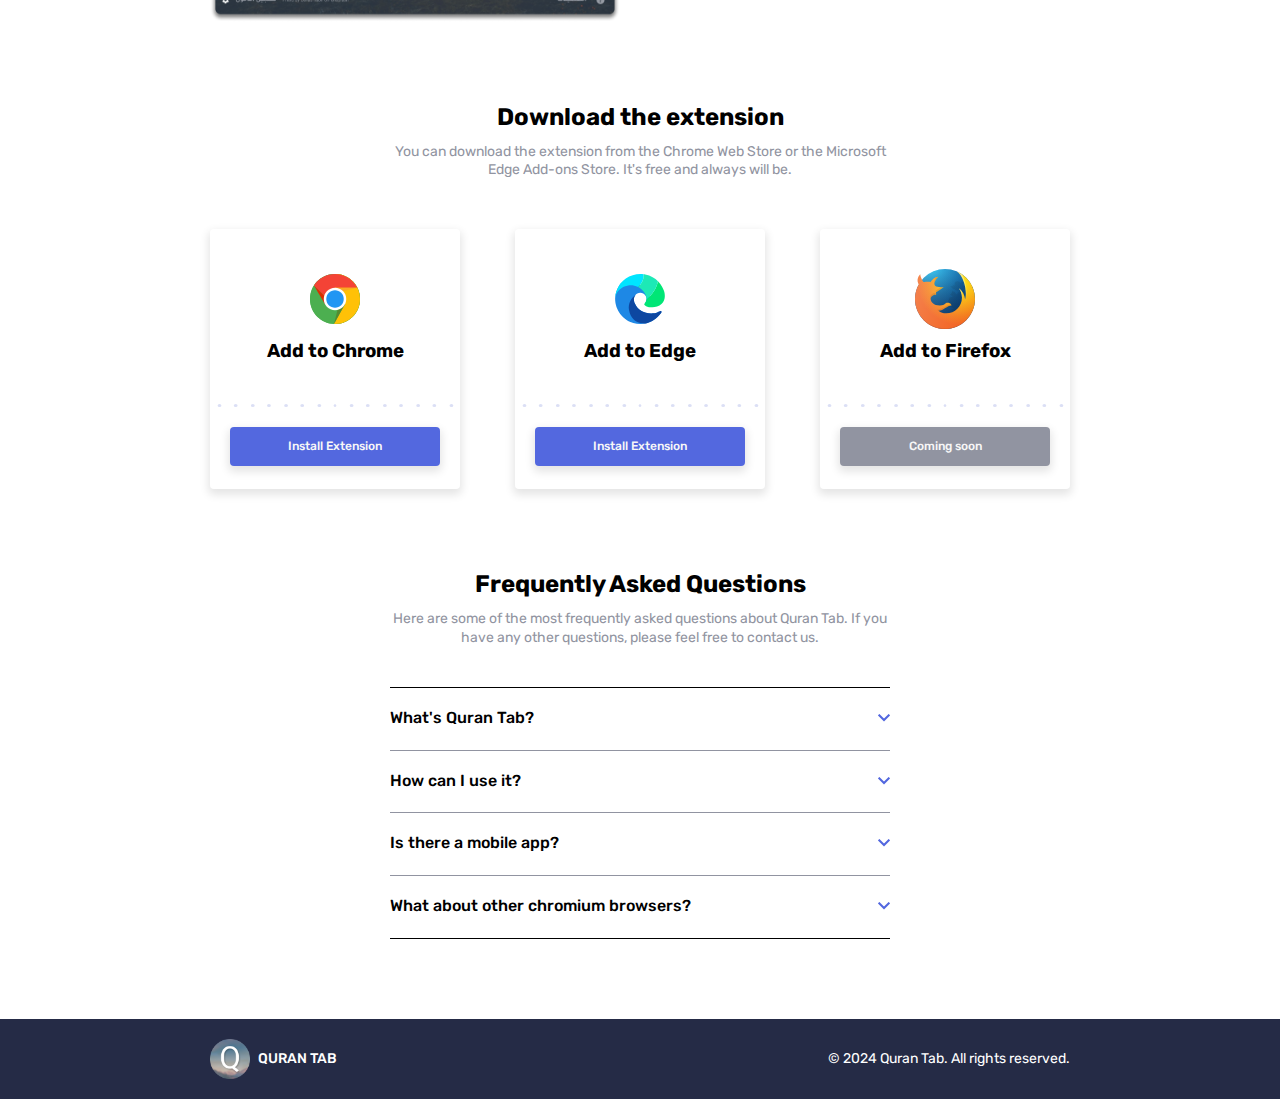
<file: #2_Second_month/#5_HTML_CSS_projects/#3_Landing_Page/index.html>
<!DOCTYPE html>
<html lang="en">
  <head>
    <meta charset="UTF-8" />
    <meta name="viewport" content="width=device-width, initial-scale=1.0" />
    <link rel="preconnect" href="https://fonts.googleapis.com" />
    <link rel="preconnect" href="https://fonts.gstatic.com" crossorigin />
    <link
      href="https://fonts.googleapis.com/css2?family=Rubik:wght@400;500&display=swap"
      rel="stylesheet"
    />
    <link rel="stylesheet" href="assets/css/style.css" />
    <title>Quran Tab landing page</title>
  </head>
  <body>
    <!-- Start Container Website -->
    <div class="container">
      <!-- Start Header Section -->
      <header class="main-header">
        <div class="branding">
          <img
            class="branding-logo"
            src="assets/images/logo.png"
            alt="Quran Tab Logo"
          />
          <h4 class="branding-name">Quran Tab</h4>
        </div>
        <nav class="navigation">
          <a href="#features" class="nav-link">Features</a>
          <a href="#download" class="nav-link">Download</a>
          <a href="#faq" class="nav-link">FAQ</a>
        </nav>
      </header>
      <!-- End Header Section -->

      <!-- Start Hero Header Section -->
      <section class="section">
        <div class="section-content">
          <h1 class="section-title">Get closer to the Holy Quran</h1>
          <p class="section-description">
            A Chrome extension that replaces your new tab with a random ayah
            from the Quran. It keeps you inspired by a verse from the Quran
            every time you open a new tab.
          </p>
          <div class="section-buttons">
            <a class="btn btn-primary" href="#">Get it on Chrome</a>
            <a class="btn btn-secondry" href="#">Get it on Edge</a>
          </div>
        </div>
        <img
          class="img-section"
          src="assets/images/screen-1.png"
          alt="Quran Tab's Hero Image"
        />
      </section>
      <!-- End Hero Header Section -->

      <!-- Start Section -->
      <section class="section" id="features">
        <img
          class="img-section"
          src="assets/images/screen-2.png"
          alt="Quran Tab's Hero Image"
        />
        <div class="section-content">
          <h4 class="section-title">+15 Translations</h4>
          <p class="section-description">
            Quran Tab supports more than 15 translations of the Quran. You can
            choose your favorite translation from the settings page. You can
            also choose to show the translation or not. It's all up to you.
          </p>
        </div>
      </section>
      <!-- End Section -->

      <!-- Start Section -->
      <section class="section">
        <div class="section-content">
          <h4 class="section-title">Track What’s New</h4>
          <p class="section-description">
            Quran Tab keeps you updated with the latest features and updates.
            You can check the changelog from the settings page, What's New tab.
          </p>
        </div>
        <img
          class="img-section"
          src="assets/images/screen-3.png"
          alt="Quran Tab's Hero Image"
        />
      </section>
      <!-- End Section -->

      <!-- Start Section -->
      <section class="section">
        <img
          class="img-section"
          src="assets/images/screen-3.png"
          alt="Quran Tab's Hero Image"
        />
        <div class="section-content">
          <h4 class="section-title">Fully English support</h4>
          <p class="section-description">
            Quran Tab is fully translated into English. You can choose your
            preferred language from the settings page between English and Arabic
            and it will be applied to the whole extension and be saved for you.
          </p>
        </div>
      </section>
      <!-- End Section -->

      <!-- Start Download Section -->
      <section class="download-section" id="download">
        <h4 class="section-title">Download the extension</h4>
        <p class="section-description">
          You can download the extension from the Chrome Web Store or the
          Microsoft Edge Add-ons Store. It's free and always will be.
        </p>
        <div class="download-platform">
          <div class="download-item">
            <div class="download-content">
              <img
                class="platform-icon"
                src="assets/images/chrome.svg"
                alt="chrome browser's icon"
              />
              <h3 class="item-title">Add to Chrome</h3>
            </div>
            <div class="item-btn">
              <a class="btn btn-primary" href="#">Install Extension</a>
            </div>
          </div>
          <div class="download-item">
            <div class="download-content">
              <img
                class="platform-icon"
                src="assets/images/microsoft-edge.svg"
                alt="microsoft edge browser's icon"
              />
              <h3 class="item-title">Add to Edge</h3>
            </div>
            <div class="item-btn">
              <a class="btn btn-primary" href="#">Install Extension</a>
            </div>
          </div>
          <div class="download-item">
            <div class="download-content">
              <img
                class="platform-icon"
                src="assets/images/firefox.svg"
                alt="firefox browser's icon"
              />
              <h3 class="item-title">Add to Firefox</h3>
            </div>
            <div class="item-btn">
              <a class="btn btn-disabled" href="#">Coming soon</a>
            </div>
          </div>
        </div>
      </section>
      <!-- End Download Section -->

      <!-- Start FAQ Section -->
      <section class="faq-section" id="faq">
        <h4 class="section-title">Frequently Asked Questions</h4>
        <p class="section-description">
          Here are some of the most frequently asked questions about Quran Tab.
          If you have any other questions, please feel free to contact us.
        </p>
        <ul class="faq-list">
          <li class="faq-row">
            <input type="checkbox" id="faq1" class="faq-input" />
            <label for="faq1" class="faq-question">What's Quran Tab?</label>
            <img class="faq-arrow" src="assets/images/icon-arrow.svg" alt="" />
            <p class="faq-answer">
              Quran Tab is a Chrome extension that replaces your new tab with a
              random ayah from the Quran. It keeps you inspired by a verse from
              the Quran every time you open a new tab.
            </p>
          </li>
          <li class="faq-row">
            <input type="checkbox" id="faq2" class="faq-input" />
            <label for="faq2" class="faq-question">How can I use it?</label>
            <img class="faq-arrow" src="assets/images/icon-arrow.svg" alt="" />
            <p class="faq-answer">
              You can download the extension from the Chrome Web Store or the
              Microsoft Edge Add-ons Store and it will be added to your browser
              and replace your new tab with a random ayah from the Quran.
            </p>
          </li>
          <li class="faq-row">
            <input type="checkbox" id="faq3" class="faq-input" />
            <label for="faq3" class="faq-question"
              >Is there a mobile app?</label
            >
            <img class="faq-arrow" src="assets/images/icon-arrow.svg" alt="" />
            <p class="faq-answer">
              No, Quran Tab is only available as a browser extension for now.
            </p>
          </li>
          <li class="faq-row">
            <input type="checkbox" id="faq4" class="faq-input" />
            <label for="faq4" class="faq-question"
              >What about other chromium browsers?</label
            >
            <img class="faq-arrow" src="assets/images/icon-arrow.svg" alt="" />
            <p class="faq-answer">
              It's available for all chromium browsers that supports replacing
              the new tab page like Brave, Vivaldi, and more.
            </p>
          </li>
        </ul>
      </section>
      <!-- End FAQ Section -->
    </div>
    <!-- End Container Website -->
    <!-- Start Footer Section -->
    <footer>
      <div class="container">
        <div class="branding">
          <img
            class="branding-logo"
            src="assets/images/logo.png"
            alt="Quran Tab Logo"
          />
          <h4 class="branding-name">Quran Tab</h4>
        </div>
        <div class="copyright">© 2024 Quran Tab. All rights reserved.</div>
      </div>
    </footer>
    <!-- End Footer Section -->
  </body>
</html>
</file>
<file: #2_Second_month/Finale_Project_HTML_CSS/assets/css/style.css>
:root {
  --container-width: 75rem;
  --color-black: #000;
  --color-white: #fff;
  --color-primary: #f53838;
  --color-heading: #0b132a;
  --color-text: #4f5665;
  --color-background: #f8f8f8;
  --color-green: #2fab73;
  --color-border: #dddddd;
  --color-shadow: rgba(0, 0, 0, 0.04);
  --color-dark-theme-bg: #000;
  --color-dark-theme-text: var(#f7f7f7);
  --color-dark-theme-section: #445069;
  --font-family-rubik: "Rubik", sans-serif;
  --font-weight-regular: 400;
  --font-weight-medium: 500;
  --font-weight-semi-bold: 600;
  --font-weight-bold: 700;
  --font-size-14: 0.875rem;
  --font-size-16: 1rem;
  --font-size-18: 1.125rem;
  --font-size-20: 1.25rem;
  --font-size-25: 1.5625rem;
  --font-size-35: 2.1875rem;
  --font-size-40: 2.5rem;
  --font-size-50: 3.125rem;
  --text-line-height: 1.875rem;
  --heading-line-height: 3.125rem;
  --border-radius: 0.625rem;
  --transition-timing: 0.3s;
  --padding-tb: 5.5rem;
  --padding-tb-50: 3.125rem;
  --margin-tb: 3.75rem;
  --margin-bottom: 2.25rem;
  --btn-shadow: 0 20px 55px rgba(245, 56, 56, 0.35);
}

* {
  margin: 0;
  padding: 0;
  font: inherit;
}

*,
*::before,
*::after {
  box-sizing: border-box;
}

a {
  color: inherit;
  display: inline-block;
  text-decoration: none;
}

button {
  background-color: transparent;
  border: none;
  cursor: pointer;
  border: 0;
}

ul,
ol {
  list-style: none;
}

html {
  scroll-behavior: smooth;
}

body {
  font-family: var(--font-family-rubik);
  font-weight: var(--font-weight-regular);
  color: var(--color-text);
}

.container {
  max-width: var(--container-width);
  margin: 0 auto;
}

.primary-btn {
  width: 15.625rem;
  height: 3.75rem;
  line-height: 3.75rem;
  text-align: center;
  border-radius: 0.625rem;
  background-color: var(--color-primary);
  color: var(--color-white);
  font-weight: var(--font-weight-medium);
  box-shadow: var(--btn-shadow);
  transition: var(--transition-timing);
}

.secondry-btn {
  width: 9.375rem;
  height: 2.8125rem;
  line-height: 2.8125rem;
  text-align: center;
  border-radius: 2.8125rem;
  background-color: transparent;
  color: var(--color-primary);
  font-weight: var(--font-weight-medium);
  box-shadow: 0;
  transition: var(--transition-timing);
  border: 1px solid var(--color-primary);
}
.secondry-btn:hover {
  background-color: var(--color-primary);
  color: var(--color-white);
  box-shadow: var(--btn-shadow);
}

.section-padding {
  padding: var(--padding-tb) 0;
}

.section-title {
  font-size: var(--font-size-35);
  font-weight: var(--font-weight-medium);
  line-height: var(--heading-line-height);
  color: var(--color-heading);
  margin-bottom: 1.25rem;
}

.section-header {
  max-width: 50%;
  margin: 0 auto;
  text-align: center;
  line-height: var(--text-line-height);
  margin-bottom: var(--margin-bottom);
}

.small-heading {
  margin: 1.875rem 0;
  text-align: center;
  font-size: var(--font-size-18);
  font-weight: var(--font-weight-medium);
  color: var(--color-heading);
}

/* Start Header Section */
.header {
  padding: 2.5rem 0;
  background-color: var(--color-white);
  position: sticky;
  top: 0;
  z-index: 1;
}
.header .header__wrapper {
  display: grid;
  grid-template-columns: repeat(3, 1fr);
  justify-content: space-between;
  align-items: center;
}
.header .header__wrapper .navigation__links {
  display: flex;
  flex-direction: row;
  justify-content: space-between;
  align-items: center;
}
.header .header__wrapper .navigation__links li {
  margin: 0 1.875rem;
}
.header .header__wrapper .navigation__links li a {
  transition: var(--transition-timing);
}
.header .header__wrapper .navigation__links li a:hover {
  color: var(--color-primary);
}
.header .header__wrapper .registration {
  display: flex;
  flex-direction: row;
  justify-content: flex-end;
  align-items: center;
}
.header .header__wrapper .registration .signIn-btn {
  padding-right: 1.875rem;
  transition: var(--transition-timing);
}
.header .header__wrapper .registration .signIn-btn:hover {
  color: var(--color-primary);
}
.header .header__wrapper .burger-menu__checkbox {
  display: none;
}

/*  End Header Section */
/*  Start Bio Section */
.bio {
  padding: 3.57rem 0;
}
.bio .bio__wrapper {
  display: grid;
  grid-template-columns: repeat(2, 1fr);
  justify-content: space-between;
  align-items: center;
  gap: 5rem;
}
.bio .bio__wrapper .bio__heading {
  font-size: var(--font-size-50);
  font-weight: var(--font-weight-medium);
  line-height: 4.375rem;
  color: var(--color-heading);
  margin-bottom: 1.25rem;
}
.bio .bio__wrapper .bio__heading span {
  font-weight: var(--font-weight-bold);
}
.bio .bio__wrapper .bio__text {
  line-height: var(--text-line-height);
  margin-bottom: 3.75rem;
}
.bio .bio__wrapper .bio__text span {
  font-weight: var(--font-weight-medium);
}
.bio .bio__wrapper .bio__img img {
  max-width: 100%;
}

/*  End Bio Section */
/*  Start Statistics Section */
.statistics {
  display: grid;
  grid-template-columns: repeat(3, 1fr);
  justify-content: space-between;
  align-items: center;
  box-shadow: 0px 48px 63px rgba(0, 0, 0, 0.04);
  gap: 3rem;
  border-radius: var(--border-radius);
  padding: 2.5rem;
  margin-top: var(--margin-tb);
}
.statistics .statistics__item {
  display: flex;
  flex-direction: row;
  justify-content: center;
  align-items: center;
  padding: 2.5rem 0;
}
.statistics .statistics__item:nth-of-type(2) {
  border-left: 1px solid var(--color-border);
  border-right: 1px solid var(--color-border);
}
.statistics .statistics__item .statistics__icon {
  width: 50px;
  height: 50px;
  line-height: 50px;
  border-radius: 50%;
  background-color: #ffecec;
  color: var(--color-primary);
  text-align: center;
  margin-right: 30px;
  font-size: var(--font-size-25);
}
.statistics .statistics__item .statistics__info {
  line-height: var(--text-line-height);
}
.statistics .statistics__item .statistics__info h3 {
  font-size: var(--font-size-25);
  color: var(--color-heading);
  font-weight: var(--font-weight-bold);
}
.statistics .statistics__item .statistics__info span {
  font-size: var(--font-size-20);
}

/*  End Statistics Section */
/*  Start Features Section */
.features .features__wrapper {
  display: grid;
  grid-template-columns: 60% 36%;
  justify-content: space-between;
  align-items: center;
}
.features .features__wrapper .features__img {
  text-align: center;
}
.features .features__wrapper .features__description .features__text {
  line-height: var(--text-line-height);
  margin-bottom: var(--margin-bottom);
}
.features .features__wrapper .features__description .features__list .features__list-item {
  padding-inline-start: 35px;
  position: relative;
}
.features .features__wrapper .features__description .features__list .features__list-item:not(:last-child) {
  margin-bottom: var(--margin-bottom);
}
.features .features__wrapper .features__description .features__list .features__list-item::before {
  content: "\f26b";
  width: 1.5rem;
  height: 1.5rem;
  font-family: "Material-Design-Iconic-Font";
  font-weight: bold;
  text-align: center;
  line-height: 1.5rem;
  background-color: var(--color-green);
  color: var(--color-white);
  border-radius: 50%;
  position: absolute;
  top: -2px;
  margin-inline-start: -40px;
}

/*  End Features Section */
/*  Start Pricing Section */
.pricing {
  background-color: var(--color-background);
}
.pricing .pricing__wrapper {
  display: grid;
  grid-template-columns: repeat(3, 1fr);
  justify-content: space-between;
  align-items: 0;
  gap: 3rem;
}
.pricing .pricing__wrapper .pricing__plan {
  display: flex;
  flex-direction: column;
  justify-content: flex-start;
  align-items: center;
  border: 2px solid var(--color-border);
  border-radius: var(--border-radius);
  background-color: var(--color-white);
  padding: 3.625rem 1.875rem;
  transition: var(--transition-timing);
}
.pricing .pricing__wrapper .pricing__plan:last-child, .pricing .pricing__wrapper .pricing__plan:hover {
  border: 2px solid var(--color-primary);
}
.pricing .pricing__wrapper .pricing__plan .pricing__plan-img {
  margin: 1.875rem 0;
}
.pricing .pricing__wrapper .pricing__plan .pricing__plan-list {
  min-height: 320px;
}
.pricing .pricing__wrapper .pricing__plan .pricing__plan-list .pricing__item-list {
  position: relative;
}
.pricing .pricing__wrapper .pricing__plan .pricing__plan-list .pricing__item-list:not(:last-child) {
  margin-bottom: var(--margin-bottom);
}
.pricing .pricing__wrapper .pricing__plan .pricing__plan-list .pricing__item-list::before {
  content: "\f26b";
  font-family: "Material-Design-Iconic-Font";
  font-weight: bold;
  color: var(--color-green);
  position: absolute;
  top: 0px;
  margin-inline-start: -30px;
}
.pricing .pricing__wrapper .pricing__plan .pricing__plan-footer {
  margin-top: 1.25rem;
}
.pricing .pricing__wrapper .pricing__plan .pricing__plan-footer .pricing__amount-plan {
  font-size: var(--font-size-25);
  font-weight: var(--font-weight-regular);
  color: var(--color-text);
  margin-bottom: 1.25rem;
  text-align: center;
}
.pricing .pricing__wrapper .pricing__plan .pricing__plan-footer .pricing__amount-plan span {
  color: var(--color-heading);
}
.pricing .pricing__wrapper .pricing__plan .pricing__plan-footer .pricing__btn {
  background-color: var(--color-primary);
  color: var(--color-white);
  box-shadow: var(--btn-shadow);
}

/*  End Pricing Section */
/*  Start Global Network Section */
.global-network .section-header span {
  font-weight: var(--font-weight-bold);
}
.global-network .global-network__wrapper {
  margin-top: 5.5rem;
  display: grid;
  grid-template-columns: repeat(1, 1fr);
  justify-content: space-between;
  align-items: center;
}
.global-network .global-network__wrapper img {
  width: 100%;
}

/*  End Global Network Section */
/*  Start Clients Section */
.clients .clients__wrapper {
  display: grid;
  grid-template-columns: repeat(5, 1fr);
  justify-content: space-between;
  align-items: center;
}
.clients .clients__wrapper .client__item {
  text-align: center;
}

/*  End Clients Section */
/*  Start Testimonials Section */
.testimonials .testimonials__wrapper {
  display: grid;
  grid-template-columns: repeat(3, 1fr);
  justify-content: space-between;
  align-items: center;
  gap: 2rem;
}
.testimonials .testimonials__wrapper .testimonials__customer {
  border: 2px solid var(--color-border);
  border-radius: var(--border-radius);
  padding: 1.875rem;
  height: 14.375rem;
}
.testimonials .testimonials__wrapper .testimonials__customer .testimonials__customer-header {
  display: grid;
  align-items: center;
  grid-template-columns: 20% 1fr auto;
  margin-bottom: 0.625rem;
}
.testimonials .testimonials__wrapper .testimonials__customer .testimonials__customer-header .header-img {
  margin-inline-end: 1.25rem;
}
.testimonials .testimonials__wrapper .testimonials__customer .testimonials__customer-header .header-img img {
  width: 3.125rem;
  height: 3.125rem;
  border-radius: 50%;
}
.testimonials .testimonials__wrapper .testimonials__customer .testimonials__customer-header .header-title .small-heading {
  margin: 0 0 0.125rem;
  text-align: start;
}
.testimonials .testimonials__wrapper .testimonials__customer .testimonials__customer-header .header-title p {
  font-size: 0.875rem;
}
.testimonials .testimonials__wrapper .testimonials__customer .testimonials__customer-header .header-rate {
  color: var(--color-black);
}
.testimonials .testimonials__wrapper .testimonials__customer .testimonials__customer-header .header-rate::after {
  content: "\f27d";
  font-family: "Material-Design-Iconic-Font";
  display: inline-block;
  margin-inline-start: 0.3125rem;
  color: #fea250;
}
.testimonials .testimonials__wrapper .testimonials__customer .testimonials__content p {
  color: var(--color-heading);
  line-height: 1.7;
}
.testimonials .testimonials__control {
  margin: 6.25rem 0;
  display: grid;
  grid-template-columns: repeat(2, 1fr);
  justify-content: space-between;
  align-items: center;
}
.testimonials .testimonials__control .testimonials__control-bolts .bolt {
  height: 0.9375rem;
  width: 0.9375rem;
  display: inline-block;
  background-color: var(--color-border);
  border-radius: 50%;
  margin-inline-end: 0.625rem;
}
.testimonials .testimonials__control .testimonials__control-bolts .bolt:first-of-type {
  height: 0.9375rem;
  width: 2.8125rem;
  border-radius: 15px;
  background-color: var(--color-primary);
}
.testimonials .testimonials__control .testimonials__arrows {
  display: flex;
  flex-direction: rew;
  justify-content: end;
  align-items: center;
}
.testimonials .testimonials__control .testimonials__arrows .arrow {
  width: 3.75rem;
  height: 3.75rem;
  text-align: center;
  background-color: var(--color-white);
  color: var(--color-primary);
  border-radius: 50%;
  border: 2px solid var(--color-primary);
  line-height: 3.75rem;
  font-size: var(--font-size-35);
  margin-inline-start: 0.9375rem;
}

/*  End Testimonials Section */
/*  Start Footer Section */
.footer {
  background-color: var(--color-background);
}
.footer .footer__subscribe {
  display: grid;
  grid-template-columns: repeat(2, 1fr);
  justify-content: space-between;
  align-items: center;
  max-width: 100%;
  background-color: var(--color-white);
  border-radius: var(--border-radius);
  box-shadow: 0px 2px 29px rgba(0, 0, 0, 0.04);
  padding: 3.66rem;
  margin-top: -13.75rem;
}
.footer .footer__subscribe .footer__subscribe-description .section-title {
  max-width: 69%;
  margin-bottom: 0.625rem;
}
.footer .footer__subscribe .footer__subscribe-btn {
  display: flex;
  flex-direction: row;
  justify-content: end;
  align-items: center;
}
.footer .footer__wrapper {
  display: grid;
  grid-template-columns: 40% repeat(3, 20%);
  justify-content: space-around;
  padding-top: 3.125rem;
}
.footer .footer__wrapper .footer__content .footer__content-logo {
  margin-bottom: 1.25rem;
}
.footer .footer__wrapper .footer__content .footer__content-description {
  margin-bottom: 2.25rem;
}
.footer .footer__wrapper .footer__content .footer__content-description p {
  line-height: var(--text-line-height);
}
.footer .footer__wrapper .footer__content .footer__content-description p span {
  font-weight: bold;
}
.footer .footer__wrapper .footer__content .footer__social-media {
  margin-bottom: 2.25rem;
}
.footer .footer__wrapper .footer__content .footer__social-media a {
  display: inline-block;
  width: 2.1rem;
  height: 2.1rem;
  line-height: 2.1rem;
  text-align: center;
  background-color: var(--color-white);
  color: var(--color-primary);
  border-radius: 50%;
  box-shadow: 0px 4px 6px rgba(0, 0, 0, 0.1);
  margin-inline-end: 1.25rem;
  transition: var(--transition-timing);
}
.footer .footer__wrapper .footer__content .footer__social-media a:hover {
  background-color: var(--color-primary);
  color: var(--color-white);
}
.footer .footer__wrapper .footer__content .footer__copyright {
  color: #afb5c0;
}
.footer .footer__wrapper .footer__content .footer__copyright span {
  font-weight: var(--font-weight-bold);
}
.footer .footer__wrapper .footer__links {
  display: flex;
  flex-direction: column;
  justify-content: normal;
  align-items: last baseline;
}
.footer .footer__wrapper .footer__links .small-heading {
  margin: 0 0 1.875rem;
}
.footer .footer__wrapper .footer__links .footer__links-list li:not(:last-child) {
  margin-bottom: 1.25rem;
}
.footer .footer__wrapper .footer__links .footer__links-list li a {
  transition: var(--transition-timing);
}
.footer .footer__wrapper .footer__links .footer__links-list li a:hover {
  color: var(--color-primary);
}

/*  End Footer Section *//*# sourceMappingURL=style.css.map */
</file>
<file: #2_Second_month/Finale_Project_HTML_CSS/assets/css/responsive.css>
@media (max-width: 768px) {
  .container {
    max-width: 90%;
  }
  .section-padding {
    padding: var(--padding-tb-50) 0;
  }
  .section-header {
    max-width: 100%;
  }
  .section-header br {
    display: none;
  }
  .section-title {
    font-weight: var(--font-weight-medium);
    line-height: normal;
    margin: 1.25rem 0;
  }
  .header {
    padding: 1.5rem 0;
  }
  .header:has(.burger-menu__checkbox:checked) .burger-menu__bar:nth-child(1) {
    transform: translateY(7px) rotate(40deg);
  }
  .header:has(.burger-menu__checkbox:checked) .burger-menu__bar:nth-child(2) {
    opacity: 0;
    visibility: hidden;
  }
  .header:has(.burger-menu__checkbox:checked) .burger-menu__bar:nth-child(3) {
    transform: translateY(-15px) rotate(-40deg);
  }
  .header .header__wrapper {
    grid-template-columns: repeat(2, 1fr);
  }
  .header .header__wrapper .navigation,
  .header .header__wrapper .registration {
    display: none;
  }
  .burger-menu {
    display: flex;
    flex-direction: column;
    gap: 0.375rem;
    z-index: 0;
    align-items: end;
    cursor: pointer;
  }
  .burger-menu .burger-menu__bar {
    height: 0.3rem;
    width: 2.375rem;
    background-color: var(--color-heading);
    transition: var(--transition-timing);
  }
  .bio {
    padding: 1.57rem 0;
  }
  .bio .bio__wrapper {
    grid-template-columns: repeat(1, 1fr);
  }
  .bio .bio__description .bio__heading {
    font-size: var(--font-size-40);
    line-height: 3.375rem;
  }
  .bio .bio__description .bio__text {
    line-height: var(--text-line-height);
    margin-bottom: 1.75rem;
  }
  .bio .bio__description .primary-btn {
    width: 100%;
  }
  .statistics {
    margin-top: 2.5rem;
    padding: 0;
    grid-template-columns: repeat(1, 1fr);
    gap: 2rem;
  }
  .statistics .statistics__item {
    border: 1px solid var(--color-border);
    border-radius: var(--border-radius);
  }
  .features .features__wrapper {
    grid-template-columns: repeat(1, 1fr);
  }
  .features .features__wrapper .features__img img {
    max-width: 100%;
  }
  .pricing .pricing__wrapper {
    grid-template-columns: repeat(1, 1fr);
  }
  .pricing .pricing__wrapper .pricing__plan .pricing__plan-list {
    min-height: auto;
  }
  .pricing .pricing__wrapper .pricing__plan .pricing__plan-footer {
    margin-top: 3.25rem;
  }
  .global-network.section-padding {
    padding: var(--padding-tb-50) 0 0;
  }
  .global-network .global-network__wrapper {
    margin-top: 0;
  }
  .clients .clients__wrapper {
    gap: 1rem;
    overflow-x: auto;
    scroll-snap-type: x mandatory;
  }
  .testimonials .testimonials__wrapper {
    overflow-x: auto;
    scroll-snap-type: x mandatory;
    grid-template-columns: repeat(3, 100%);
  }
  .testimonials .testimonials__wrapper .testimonials__customer .testimonials__customer-header {
    grid-template-columns: 24% 1fr auto;
  }
  .testimonials .testimonials__wrapper .testimonials__customer .testimonials__customer-header .header-title .small-heading {
    font-size: var(--font-size-16);
  }
  .testimonials .testimonials__wrapper .testimonials__customer .testimonials__content p {
    line-height: 1.4;
  }
  .footer .footer__subscribe {
    grid-template-columns: 1fr;
    padding: 3.66rem 1.25rem;
  }
  .footer .footer__subscribe .footer__subscribe-description {
    margin-bottom: 2.25rem;
  }
  .footer .footer__subscribe .footer__subscribe-description .section-title {
    max-width: 100%;
  }
  .footer .footer__subscribe .footer__subscribe-btn .primary-btn {
    width: 100%;
  }
  .footer .footer__wrapper {
    grid-template-columns: 1fr;
  }
  .footer .footer__wrapper .footer__content-description br {
    display: none;
  }
  .footer .footer__wrapper .footer__links {
    align-items: normal;
  }
  .footer .footer__wrapper .footer__links .small-heading {
    text-align: left;
    margin: 1.875rem 0;
  }
}
@media (min-width: 769px) and (max-width: 992px) {
  .container {
    max-width: 90%;
  }
  .section-padding {
    padding: var(--padding-tb-50) 0;
  }
  .section-header {
    max-width: 100%;
  }
  .section-header br {
    display: none;
  }
  .section-title {
    font-weight: var(--font-weight-medium);
    line-height: normal;
    margin: 1.25rem 0;
  }
  .header {
    padding: 1.5rem 0;
  }
  .header:has(.burger-menu__checkbox:checked) .burger-menu__bar:nth-child(1) {
    transform: translateY(7px) rotate(40deg);
  }
  .header:has(.burger-menu__checkbox:checked) .burger-menu__bar:nth-child(2) {
    opacity: 0;
    visibility: hidden;
  }
  .header:has(.burger-menu__checkbox:checked) .burger-menu__bar:nth-child(3) {
    transform: translateY(-15px) rotate(-40deg);
  }
  .header .header__wrapper {
    grid-template-columns: repeat(2, 1fr);
  }
  .header .header__wrapper .navigation,
  .header .header__wrapper .registration {
    display: none;
  }
  .burger-menu {
    display: flex;
    flex-direction: column;
    gap: 0.375rem;
    z-index: 0;
    align-items: end;
    cursor: pointer;
  }
  .burger-menu .burger-menu__bar {
    height: 0.3rem;
    width: 2.375rem;
    background-color: var(--color-heading);
    transition: var(--transition-timing);
  }
  .bio {
    padding: 1.57rem 0;
  }
  .bio .bio__wrapper {
    grid-template-columns: repeat(2, 1fr);
  }
  .bio .bio__description .bio__heading {
    font-size: var(--font-size-40);
    line-height: 3.375rem;
  }
  .bio .bio__description .bio__text {
    line-height: var(--text-line-height);
    margin-bottom: 1.75rem;
  }
  .bio .bio__description .primary-btn {
    width: 100%;
  }
  .statistics {
    margin-top: 2.5rem;
    padding: 0;
    grid-template-columns: repeat(3, 1fr);
    gap: 2rem;
  }
  .statistics .statistics__item {
    border: 1px solid var(--color-border);
    border-radius: var(--border-radius);
  }
  .features .features__wrapper {
    grid-template-columns: repeat(2, 1fr);
  }
  .features .features__wrapper .features__img img {
    max-width: 100%;
  }
  .pricing .pricing__wrapper {
    grid-template-columns: repeat(2, 1fr);
  }
  .pricing .pricing__wrapper .pricing__plan .pricing__plan-list {
    min-height: auto;
  }
  .pricing .pricing__wrapper .pricing__plan .pricing__plan-footer {
    margin-top: 3.25rem;
  }
  .global-network.section-padding {
    padding: var(--padding-tb-50) 0 0;
  }
  .global-network .global-network__wrapper {
    margin-top: 0;
  }
  .clients .clients__wrapper {
    gap: 1rem;
    overflow-x: auto;
    scroll-snap-type: x mandatory;
  }
  .testimonials .testimonials__wrapper {
    overflow-x: auto;
    scroll-snap-type: x mandatory;
    grid-template-columns: repeat(3, 50%);
  }
  .testimonials .testimonials__wrapper .testimonials__customer .testimonials__customer-header {
    grid-template-columns: 24% 1fr auto;
  }
  .testimonials .testimonials__wrapper .testimonials__customer .testimonials__customer-header .header-title .small-heading {
    font-size: var(--font-size-16);
  }
  .testimonials .testimonials__wrapper .testimonials__customer .testimonials__content p {
    line-height: 1.4;
  }
  .footer .footer__subscribe {
    grid-template-columns: repeat(2, 1fr);
    padding: 3.66rem 1.25rem;
  }
  .footer .footer__subscribe .footer__subscribe-description {
    margin-bottom: 2.25rem;
  }
  .footer .footer__subscribe .footer__subscribe-description .section-title {
    max-width: 100%;
  }
  .footer .footer__wrapper .footer__content-description br {
    display: none;
  }
  .footer .footer__wrapper .footer__links {
    align-items: normal;
  }
  .footer .footer__wrapper .footer__links .small-heading {
    text-align: left;
    margin: 1.875rem 0;
  }
}
@media (min-width: 993px) and (max-width: 1200px) {
  .container {
    max-width: 90%;
  }
}/*# sourceMappingURL=responsive.css.map */
</file>
<file: #2_Second_month/#2_CSS_Fundamentals/Challenge_#1/style.css>
body {
  font-family: sans-serif;
  line-height: 1.4;
}

.card_course {
  width: 600px;
  padding: 20px;
  border: 4px solid #000;
  border-radius: 4px;
}

.title_course {
  background-color: #0043ff;
  color: #fff;
  border-radius: 4px;
  font-size: 22px;
  font-weight: bold;
  padding: 10px 0;
  text-align: center;
  text-transform: uppercase;
}

.image_course {
  border-radius: 4px;
}

.price_course {
  font-weight: bold;
  font-size: 24px;
}

.description_course {
  color: gray;
  font-size: 12px;
  font-weight: bold;
  text-transform: uppercase;
}

.link_course {
  color: #000;
}

.link_course:hover {
  text-decoration: none;
}

.title {
  font-weight: bold;
  font-size: 16px;
  text-transform: capitalize;
}

.course_list {
  list-style: square;
}

.course_btn {
  background-color: #0043ff;
  color: #fff;
  font-size: 20px;
  text-transform: uppercase;
  border-radius: 4px;
  border: none;
  padding: 10px 20px;
  transition: background 0.3s;
}

.course_btn:hover {
  background-color: rgba(0, 67, 255, 0.8);
}
</file>
<file: #2_Second_month/#2_CSS_Fundamentals/Challenge_#3/style.css>
* {
  padding: 0;
  margin: 0;
}

body {
  font-family: sans-serif;
  line-height: 1.4;
}

.card_course {
  width: 600px;
  padding: 20px;
  border: 4px solid #000;
  border-radius: 4px;
  margin: 20px auto 0;
  position: relative;
}

.card_course::before {
  content: "sale";
  background-color: red;
  color: #fff;
  text-transform: uppercase;
  letter-spacing: 2px;
  padding: 5px 10px;
  border-radius: 3px;
  position: absolute;
  top: -6px;
  left: -30px;
  transform: rotate(325deg);
}

.title_course {
  background-color: #0043ff;
  color: #fff;
  border-radius: 4px;
  font-size: 22px;
  font-weight: bold;
  padding: 10px 0;
  text-align: center;
  text-transform: uppercase;
  margin-top: 0;
  margin-bottom: 20px;
}

.image_course {
  border-radius: 4px;
  margin-bottom: 20px;
}

.price_course {
  font-weight: bold;
  font-size: 24px;
  margin-bottom: 5px;
}

.description_course {
  color: gray;
  font-size: 12px;
  font-weight: bold;
  text-transform: uppercase;
  margin-bottom: 5px;
}

.link_course {
  color: #000;
}

.link_course:hover {
  text-decoration: none;
}

.roadmap_list {
  list-style: none;
}

.roadmap_list li {
  display: inline-block;
  padding: 5px 10px;
  border: 2px solid #000;
  border-radius: 3px;
  text-transform: uppercase;
}

.roadmap_list li:first-of-type {
  border-color: #ffa500;
}

.roadmap_list li:nth-of-type(2) {
  border-color: #0000ff;
}

.roadmap_list li:last-of-type {
  border-color: #f6f62b;
}

.title,
.roadmap_title {
  font-weight: bold;
  font-size: 16px;
  text-transform: capitalize;
  margin: 20px 0 5px;
}

.course_list {
  list-style: square;
  margin: 0 0 20px 20px;
}

.course_btn {
  background-color: #0043ff;
  color: #fff;
  font-size: 20px;
  text-transform: uppercase;
  border-radius: 4px;
  border: none;
  padding: 10px 20px;
  transition: background 0.3s;
}

.course_btn:hover {
  background-color: rgba(0, 67, 255, 0.8);
}
</file>
<file: #2_Second_month/#3_CSS_Layouts/Challenge_#1/style.css>
* {
  padding: 0;
  margin: 0;
  box-sizing: border-box;
}

body {
  font-family: sans-serif;
  line-height: 1.4;
}

.card_course {
  width: 770px;
  padding: 20px;
  border: 4px solid #000;
  border-radius: 4px;
  margin: 20px auto 0;
  position: relative;
}

.card_course::before {
  content: "sale";
  background-color: red;
  color: #fff;
  text-transform: uppercase;
  letter-spacing: 2px;
  padding: 5px 10px;
  border-radius: 3px;
  position: absolute;
  top: -6px;
  left: -30px;
  transform: rotate(325deg);
}

.title_course {
  color: #0043ff;
  border-radius: 4px;
  border: 2px solid #0043ff;
  font-size: 22px;
  font-weight: bold;
  padding: 10px 0;
  text-align: center;
  text-transform: uppercase;
  margin-top: 0;
  margin-bottom: 20px;
}

.wrapper::after {
  content: "";
  clear: both;
  display: block;
}

.img_box {
  float: left;
  width: 240px;
}

.img_box:first-child {
  padding-right: 30px;
}

.img_box img {
  width: 100%;
  height: auto;
}

.img_box .image_course {
  border-radius: 4px;
  margin-bottom: 20px;
}

.content_box {
  float: left;
  width: 240px;
}

.content_box .price_course {
  font-weight: bold;
  font-size: 24px;
  margin-bottom: 5px;
}

.content_box .description_course {
  color: gray;
  font-size: 12px;
  font-weight: bold;
  text-transform: uppercase;
  margin-bottom: 5px;
  width: 90%;
}

.content_box .link_course {
  color: #000;
}

.content_box .link_course:hover {
  text-decoration: none;
}

.content_box .roadmap_list {
  list-style: none;
}

.content_box .roadmap_list li {
  display: inline-block;
  padding: 5px 10px;
  border: 2px solid #000;
  border-radius: 3px;
  text-transform: uppercase;
}

.content_box .roadmap_list li:first-of-type {
  border-color: #ffa500;
}

.content_box .roadmap_list li:nth-of-type(2) {
  border-color: #0000ff;
}

.content_box .roadmap_list li:last-of-type {
  border-color: #f6f62b;
}

.list_box .title,
.content_box .roadmap_title {
  font-weight: bold;
  font-size: 16px;
  text-transform: capitalize;
  margin: 10px 0 5px;
}

.list_box {
  float: left;
  width: 240px;
}

.list_box .course_list {
  list-style: square;
  margin: 0 0 20px 20px;
}

.course_btn {
  background-color: #0043ff;
  color: #fff;
  font-size: 20px;
  text-transform: uppercase;
  border-radius: 4px;
  border: none;
  padding: 10px 20px;
  transition: background 0.3s;
  width: 100%;
}

.course_btn:hover {
  background-color: rgba(0, 67, 255, 0.8);
}
</file>
<file: #2_Second_month/#3_CSS_Layouts/Challenge_#3/style.css>
* {
  padding: 0;
  margin: 0;
  box-sizing: border-box;
}

body {
  font-family: sans-serif;
  line-height: 1.4;
}

.card_course {
  width: 770px;
  display: grid;
  grid-template-columns: 240px 1fr 1fr;
  column-gap: 30px;
  row-gap: 20px;
  padding: 20px;
  border: 4px solid #000;
  border-radius: 4px;
  margin: 20px auto 0;
  position: relative;
}

.card_course::before {
  content: "sale";
  background-color: red;
  color: #fff;
  text-transform: uppercase;
  letter-spacing: 2px;
  padding: 5px 10px;
  border-radius: 3px;
  position: absolute;
  top: -6px;
  left: -30px;
  transform: rotate(325deg);
}

.title_course {
  color: #0043ff;
  border-radius: 4px;
  border: 2px solid #0043ff;
  font-size: 22px;
  font-weight: bold;
  padding: 10px 0;
  text-align: center;
  text-transform: uppercase;
  grid-column: 1/-1;
}

.wrapper {
  display: grid;
}

.wrapper .img_box img {
  width: 100%;
  height: auto;
}

.img_box .image_course {
  border-radius: 4px;
}

.content_box .price_course {
  font-weight: bold;
  font-size: 24px;
  margin-bottom: 5px;
}

.content_box .description_course {
  color: gray;
  font-size: 12px;
  font-weight: bold;
  text-transform: uppercase;
  margin-bottom: 5px;
}

.content_box .link_course {
  color: #000;
}

.content_box .link_course:hover {
  text-decoration: none;
}

.content_box .roadmap_list {
  list-style: none;
  display: grid;
  grid-template-columns: repeat(3, 1fr);
  column-gap: 5px;
}

.content_box .roadmap_list li {
  padding: 5px 10px;
  border: 2px solid #000;
  border-radius: 3px;
  text-transform: uppercase;
}

.content_box .roadmap_list li:first-of-type {
  border-color: #ffa500;
}

.content_box .roadmap_list li:nth-of-type(2) {
  border-color: #0000ff;
}

.content_box .roadmap_list li:last-of-type {
  border-color: #f6f62b;
}

.list_box .title,
.content_box .roadmap_title {
  font-weight: bold;
  font-size: 16px;
  text-transform: capitalize;
  margin: 10px 0 5px;
}

.list_box .course_list {
  list-style: square;
  margin: 0 0 20px 20px;
}

.course_btn {
  background-color: #0043ff;
  color: #fff;
  font-size: 20px;
  text-transform: uppercase;
  border-radius: 4px;
  border: none;
  padding: 10px 20px;
  transition: background 0.3s;
  width: 100%;
  grid-column: 1/-1;
}

.course_btn:hover {
  background-color: rgba(0, 67, 255, 0.8);
}
</file>
<file: #2_Second_month/#5_HTML_CSS_projects/#2_Profile_Dashboard/assets/css/style.css>
:root {
  --color-very-dark-blue: #0f1424;
  --color-dark-blue: #1c1f4a;
  --color-desaturated-blue: #5646e9;
  --color-pale-blue: #bdc1ff;
  --color-white: #fff;
  --default-padding: 2rem;
  --default-radius: 0.8rem;
}

* {
  margin: 0;
  padding: 0;
  box-sizing: border-box;
}

*,
*::before,
*::after {
  box-sizing: border-box;
}

a {
  color: inherit;
  display: inline-block;
}

button {
  background-color: transparent;
  border: none;
  cursor: pointer;
  border: 0;
}

ul,
ol {
  list-style: none;
}

html {
  font-size: 62.5%;
}

body {
  font-size: 1.6rem;
  font-family: "Rubik", sans-serif;
}

.container {
  display: grid;
  align-items: center;
  justify-content: center;
  min-height: 100vh;
  background-color: var(--color-very-dark-blue);
  color: var(--color-white);
  background-size: 1.2rem 1.2rem;
}

.projects {
  display: grid;
  grid-template-columns: repeat(4, 20rem);
  align-content: center;
  justify-content: center;
  gap: var(--default-padding);
}
@media (max-width: 900px) {
  .projects {
    grid-template-columns: repeat(1, 1fr);
  }
}
.projects .author-info {
  border-radius: var(--default-radius);
  overflow: hidden;
}
.projects .author-info:nth-child(1) {
  grid-row: 1/3;
}
@media (max-width: 900px) and (min-width: 600px) {
  .projects .author-info:nth-child(1) {
    display: flex;
    flex-direction: row;
    grid-column: 1/3;
    border-radius: 0;
  }
}
.projects .author-info .info {
  min-height: 50%;
  background-color: var(--color-desaturated-blue);
  padding: var(--default-padding);
}
@media (max-width: 900px) {
  .projects .author-info .info {
    display: flex;
    gap: 1rem;
    align-items: center;
    flex: 1;
  }
}
.projects .author-info .info img {
  width: 10rem;
  height: 10rem;
  border-radius: 50%;
  border: 2px solid var(--color-white);
}
.projects .author-info .info .author-name {
  font-size: 2.6rem;
  font-weight: 300;
  margin-top: 0.5rem;
}
.projects .author-info .social-media {
  display: flex;
  flex-direction: column;
  justify-content: center;
  flex: 1;
  gap: 0.5rem;
  padding: var(--default-padding);
  background-color: var(--color-dark-blue);
  min-height: 50%;
}
@media (max-width: 600px) {
  .projects .author-info .social-media {
    flex-direction: row;
    flex-wrap: wrap;
  }
}
.projects .author-info .social-media .social-links img {
  width: 2rem;
  height: 2rem;
}
.projects .project-info {
  border-radius: var(--default-radius);
  background-color: var(--color-dark-blue);
  padding: var(--default-padding);
  display: flex;
  flex-direction: column;
  justify-content: center;
  gap: 0.5rem;
}
.projects .project-info .project-title {
  font-size: 2.4rem;
  font-weight: 300;
}
.projects .project-info .project-type {
  font-size: 1.2rem;
  font-weight: 400;
}
.projects .project-info .tech-stack {
  gap: 0.5rem;
  display: grid;
  font-size: 1.2rem;
  font-weight: bold;
  margin-top: 0.9375rem;
  text-transform: uppercase;
}
.projects .project-info .tech-stack .language-stack {
  display: flex;
  flex-wrap: wrap;
  gap: 0.5rem;
}
.projects .project-info .tech-stack span {
  padding: 0.5rem;
  border-radius: 0.2666rem;
  background-color: var(--color-desaturated-blue);
  text-transform: uppercase;
  display: inline-block;
}/*# sourceMappingURL=style.css.map */
</file>
<file: #2_Second_month/#5_HTML_CSS_projects/#3_Landing_Page/assets/css/style.css>
:root {
  --color-soft-blue: #5368df;
  --color-soft-red: #fa5757;
  --color-grayish-blue: #9194a1;
  --color-very-dark-blue: #252b46;
  --color-off-white: #f7f7f7;
  --default-padding: 2rem;
  --default-radius: 0.4rem;
  --desktop-width: 900px;
  --tablet-width: 600px;
  --timing-animation: 0.2s;
}

* {
  margin: 0;
  padding: 0;
  box-sizing: border-box;
}

*,
*::before,
*::after {
  box-sizing: border-box;
}

a {
  color: inherit;
  display: inline-block;
  text-decoration: none;
}

button {
  background-color: transparent;
  border: none;
  cursor: pointer;
  border: 0;
}

ul,
ol {
  list-style: none;
}

html {
  font-size: 62.5%;
  scroll-behavior: smooth;
  scroll-padding-top: 4rem;
}

body {
  font-size: 1.6rem;
  font-family: "Rubik", sans-serif;
  line-height: 1.3;
}

.container {
  display: flex;
  flex-direction: column;
  gap: calc(var(--default-padding) * 4);
  max-width: var(--desktop-width);
  margin: 0 auto;
  padding: 0 var(--default-padding);
}

.btn {
  border-radius: var(--default-radius);
  padding: 1.2rem 2.4rem;
  font-weight: 500;
  font-size: 1.2rem;
  transition: all var(--timing-animation) ease-in-out;
  box-shadow: 0 0.4rem 0.8rem 0.2rem rgba(0, 0, 0, 0.1);
  text-align: center;
}

.btn-primary {
  background-color: var(--color-soft-blue);
  color: var(--color-off-white);
}

.btn-secondry {
  background-color: var(--color-off-white);
  color: var(--color-very-dark-blue);
}

.btn-disabled {
  background-color: var(--color-grayish-blue);
  color: var(--color-off-white);
  cursor: not-allowed;
  -webkit-user-select: none;
     -moz-user-select: none;
          user-select: none;
}

.section-description {
  font-size: 1.4rem;
  color: var(--color-grayish-blue);
}

.section-title {
  font-size: 2.4rem;
}

.branding {
  display: flex;
  flex-direction: row;
  align-items: center;
  gap: 0.8rem;
}
.branding .branding-logo {
  max-width: 4rem;
}
.branding .branding-name {
  text-transform: uppercase;
  font-weight: 500;
}

/* Start Header Section */
.main-header {
  display: grid;
  grid-template-columns: repeat(2, 1fr);
  margin-top: var(--default-padding);
}
@media (max-width: 600px) {
  .main-header {
    font-size: 1.4rem;
  }
}
.main-header .navigation {
  display: flex;
  flex-direction: row;
  align-items: center;
  justify-self: flex-end;
  gap: 2rem;
}
.main-header .navigation .nav-link {
  transition: var(--timing-animation);
}
.main-header .navigation .nav-link:hover {
  color: var(--color-soft-red);
}

/* End Header Section */
/* Start Sections */
.section {
  display: grid;
  grid-template-columns: repeat(2, 1fr);
  align-items: center;
  gap: calc(var(--default-padding) * 2);
}
.section:nth-of-type(1) .section-title {
  font-size: 4.2rem;
}
@media (max-width: 600px) {
  .section {
    grid-template-columns: repeat(1, 1fr);
  }
}
.section .section-content {
  display: flex;
  flex-direction: column;
  gap: calc(var(--default-padding) / 2);
}
.section .section-content .section-buttons {
  display: flex;
  gap: var(--default-padding);
  margin-top: var(--default-padding);
}
@media (max-width: 600px) {
  .section .section-content .section-buttons a {
    flex: 1;
  }
}
.section .img-section {
  max-width: 100%;
}
@media (max-width: 600px) {
  .section .img-section {
    order: -1;
  }
}

/* End Sections */
/* Start Download Section */
.download-section, .faq-section {
  display: flex;
  flex-direction: column;
  align-items: center;
  gap: calc(var(--default-padding) / 2);
}
.download-section .section-description, .faq-section .section-description {
  max-width: 50rem;
  text-align: center;
}
.download-section .download-platform, .faq-section .download-platform {
  display: flex;
  justify-content: space-between;
  gap: var(--default-padding);
  width: 100%;
  margin-top: calc(var(--default-padding) * 2);
}
@media (max-width: 600px) {
  .download-section .download-platform, .faq-section .download-platform {
    flex-direction: column;
  }
}
.download-section .download-platform .download-item, .faq-section .download-platform .download-item {
  width: 25rem;
  height: 26rem;
  border-radius: var(--default-radius);
  box-shadow: 0 0.4rem 0.8rem 0.2rem rgba(0, 0, 0, 0.1);
}
@media (max-width: 600px) {
  .download-section .download-platform .download-item, .faq-section .download-platform .download-item {
    width: 100%;
  }
}
.download-section .download-platform .download-item .download-content, .faq-section .download-platform .download-item .download-content {
  display: flex;
  flex-direction: column;
  align-items: center;
  padding: calc(var(--default-padding) * 2) var(--default-padding);
}
.download-section .download-platform .download-item .download-content .platform-icon, .faq-section .download-platform .download-item .download-content .platform-icon {
  margin-bottom: calc(var(--default-padding) / 2);
  width: 6rem;
  max-width: 100%;
}
.download-section .download-platform .download-item .download-content h3, .faq-section .download-platform .download-item .download-content h3 {
  margin-bottom: auto;
}
.download-section .download-platform .download-item .item-btn, .faq-section .download-platform .download-item .item-btn {
  align-self: stretch;
  border-top: 3px solid transparent;
  -o-border-image: url("../images/bg-dots.svg") 8 round;
     border-image: url("../images/bg-dots.svg") 8 round;
  padding: var(--default-padding) var(--default-padding);
}
.download-section .download-platform .download-item .item-btn .btn, .faq-section .download-platform .download-item .item-btn .btn {
  width: 100%;
}

/* End Download Section */
/* Start FQA Section */
.faq-section .faq-list {
  margin-top: calc(var(--default-padding) * 1.5);
  border-top: 1px solid #000;
  border-bottom: 1px solid #000;
  width: 50rem;
}
@media (max-width: 600px) {
  .faq-section .faq-list {
    grid-template-columns: repeat(1, 1fr);
    width: auto;
  }
}
.faq-section .faq-list .faq-row {
  position: relative;
  padding: var(--default-padding) 0;
}
.faq-section .faq-list .faq-row:not(:last-of-type) {
  border-bottom: 1px solid var(--color-grayish-blue);
}
.faq-section .faq-list .faq-arrow {
  position: absolute;
  right: 0;
  top: calc(var(--default-padding) + 0.6rem);
  width: 1.2rem;
  max-width: 100%;
  transition: transform var(--timing-animation) ease-in-out;
}
.faq-section .faq-list .faq-input {
  display: none;
}
.faq-section .faq-list .faq-input:checked ~ .faq-answer {
  max-height: 30rem;
  padding-top: var(--default-padding);
  opacity: 1;
}
.faq-section .faq-list .faq-input:checked ~ .faq-arrow {
  transform: rotate(180deg);
}
.faq-section .faq-list .faq-question {
  display: block;
  font-size: 1.6rem;
  font-weight: 500;
  cursor: pointer;
}
.faq-section .faq-list .faq-answer {
  font-weight: 400;
  font-size: 1.4rem;
  overflow: hidden;
  max-height: 0.1rem;
  transition: all var(--timing-animation);
  opacity: 0;
}

/* End FQA Section */
/* Start Footer Section */
footer {
  background-color: var(--color-very-dark-blue);
  color: #fff;
  font-size: 1.4rem;
  padding: var(--default-padding) 0;
  margin-top: calc(var(--default-padding) * 4);
}
footer .container {
  display: grid;
  grid-template-columns: repeat(2, 1fr);
}
@media (max-width: 600px) {
  footer .container {
    grid-template-columns: repeat(1, 1fr);
    gap: 1rem;
  }
}
@media (max-width: 600px) {
  footer .branding {
    justify-content: center;
  }
}
footer .copyright {
  display: flex;
  align-items: center;
  justify-self: flex-end;
}
@media (max-width: 600px) {
  footer .copyright {
    justify-self: center;
  }
}

/* End Footer Section *//*# sourceMappingURL=style.css.map */
</file>
<file: #2_Second_month/Finale_Project_HTML_CSS/assets/css/material-design-iconic-font.min.css>
@font-face{font-family:Material-Design-Iconic-Font;src:url(../fonts/Material-Design-Iconic-Font.woff2?v=2.2.0) format('woff2'),url(../fonts/Material-Design-Iconic-Font.woff?v=2.2.0) format('woff'),url(../fonts/Material-Design-Iconic-Font.ttf?v=2.2.0) format('truetype')}.zmdi{display:inline-block;font:normal normal normal 14px/1 'Material-Design-Iconic-Font';font-size:inherit;text-rendering:auto;-webkit-font-smoothing:antialiased;-moz-osx-font-smoothing:grayscale}.zmdi-hc-lg{font-size:1.33333333em;line-height:.75em;vertical-align:-15%}.zmdi-hc-2x{font-size:2em}.zmdi-hc-3x{font-size:3em}.zmdi-hc-4x{font-size:4em}.zmdi-hc-5x{font-size:5em}.zmdi-hc-fw{width:1.28571429em;text-align:center}.zmdi-hc-ul{padding-left:0;margin-left:2.14285714em;list-style-type:none}.zmdi-hc-ul>li{position:relative}.zmdi-hc-li{position:absolute;left:-2.14285714em;width:2.14285714em;top:.14285714em;text-align:center}.zmdi-hc-li.zmdi-hc-lg{left:-1.85714286em}.zmdi-hc-border{padding:.1em .25em;border:solid .1em #9e9e9e;border-radius:2px}.zmdi-hc-border-circle{padding:.1em .25em;border:solid .1em #9e9e9e;border-radius:50%}.zmdi.pull-left{float:left;margin-right:.15em}.zmdi.pull-right{float:right;margin-left:.15em}.zmdi-hc-spin{-webkit-animation:zmdi-spin 1.5s infinite linear;animation:zmdi-spin 1.5s infinite linear}.zmdi-hc-spin-reverse{-webkit-animation:zmdi-spin-reverse 1.5s infinite linear;animation:zmdi-spin-reverse 1.5s infinite linear}@-webkit-keyframes zmdi-spin{0%{-webkit-transform:rotate(0deg);transform:rotate(0deg)}100%{-webkit-transform:rotate(359deg);transform:rotate(359deg)}}@keyframes zmdi-spin{0%{-webkit-transform:rotate(0deg);transform:rotate(0deg)}100%{-webkit-transform:rotate(359deg);transform:rotate(359deg)}}@-webkit-keyframes zmdi-spin-reverse{0%{-webkit-transform:rotate(0deg);transform:rotate(0deg)}100%{-webkit-transform:rotate(-359deg);transform:rotate(-359deg)}}@keyframes zmdi-spin-reverse{0%{-webkit-transform:rotate(0deg);transform:rotate(0deg)}100%{-webkit-transform:rotate(-359deg);transform:rotate(-359deg)}}.zmdi-hc-rotate-90{-webkit-transform:rotate(90deg);-ms-transform:rotate(90deg);transform:rotate(90deg)}.zmdi-hc-rotate-180{-webkit-transform:rotate(180deg);-ms-transform:rotate(180deg);transform:rotate(180deg)}.zmdi-hc-rotate-270{-webkit-transform:rotate(270deg);-ms-transform:rotate(270deg);transform:rotate(270deg)}.zmdi-hc-flip-horizontal{-webkit-transform:scale(-1,1);-ms-transform:scale(-1,1);transform:scale(-1,1)}.zmdi-hc-flip-vertical{-webkit-transform:scale(1,-1);-ms-transform:scale(1,-1);transform:scale(1,-1)}.zmdi-hc-stack{position:relative;display:inline-block;width:2em;height:2em;line-height:2em;vertical-align:middle}.zmdi-hc-stack-1x,.zmdi-hc-stack-2x{position:absolute;left:0;width:100%;text-align:center}.zmdi-hc-stack-1x{line-height:inherit}.zmdi-hc-stack-2x{font-size:2em}.zmdi-hc-inverse{color:#fff}.zmdi-3d-rotation:before{content:'\f101'}.zmdi-airplane-off:before{content:'\f102'}.zmdi-airplane:before{content:'\f103'}.zmdi-album:before{content:'\f104'}.zmdi-archive:before{content:'\f105'}.zmdi-assignment-account:before{content:'\f106'}.zmdi-assignment-alert:before{content:'\f107'}.zmdi-assignment-check:before{content:'\f108'}.zmdi-assignment-o:before{content:'\f109'}.zmdi-assignment-return:before{content:'\f10a'}.zmdi-assignment-returned:before{content:'\f10b'}.zmdi-assignment:before{content:'\f10c'}.zmdi-attachment-alt:before{content:'\f10d'}.zmdi-attachment:before{content:'\f10e'}.zmdi-audio:before{content:'\f10f'}.zmdi-badge-check:before{content:'\f110'}.zmdi-balance-wallet:before{content:'\f111'}.zmdi-balance:before{content:'\f112'}.zmdi-battery-alert:before{content:'\f113'}.zmdi-battery-flash:before{content:'\f114'}.zmdi-battery-unknown:before{content:'\f115'}.zmdi-battery:before{content:'\f116'}.zmdi-bike:before{content:'\f117'}.zmdi-block-alt:before{content:'\f118'}.zmdi-block:before{content:'\f119'}.zmdi-boat:before{content:'\f11a'}.zmdi-book-image:before{content:'\f11b'}.zmdi-book:before{content:'\f11c'}.zmdi-bookmark-outline:before{content:'\f11d'}.zmdi-bookmark:before{content:'\f11e'}.zmdi-brush:before{content:'\f11f'}.zmdi-bug:before{content:'\f120'}.zmdi-bus:before{content:'\f121'}.zmdi-cake:before{content:'\f122'}.zmdi-car-taxi:before{content:'\f123'}.zmdi-car-wash:before{content:'\f124'}.zmdi-car:before{content:'\f125'}.zmdi-card-giftcard:before{content:'\f126'}.zmdi-card-membership:before{content:'\f127'}.zmdi-card-travel:before{content:'\f128'}.zmdi-card:before{content:'\f129'}.zmdi-case-check:before{content:'\f12a'}.zmdi-case-download:before{content:'\f12b'}.zmdi-case-play:before{content:'\f12c'}.zmdi-case:before{content:'\f12d'}.zmdi-cast-connected:before{content:'\f12e'}.zmdi-cast:before{content:'\f12f'}.zmdi-chart-donut:before{content:'\f130'}.zmdi-chart:before{content:'\f131'}.zmdi-city-alt:before{content:'\f132'}.zmdi-city:before{content:'\f133'}.zmdi-close-circle-o:before{content:'\f134'}.zmdi-close-circle:before{content:'\f135'}.zmdi-close:before{content:'\f136'}.zmdi-cocktail:before{content:'\f137'}.zmdi-code-setting:before{content:'\f138'}.zmdi-code-smartphone:before{content:'\f139'}.zmdi-code:before{content:'\f13a'}.zmdi-coffee:before{content:'\f13b'}.zmdi-collection-bookmark:before{content:'\f13c'}.zmdi-collection-case-play:before{content:'\f13d'}.zmdi-collection-folder-image:before{content:'\f13e'}.zmdi-collection-image-o:before{content:'\f13f'}.zmdi-collection-image:before{content:'\f140'}.zmdi-collection-item-1:before{content:'\f141'}.zmdi-collection-item-2:before{content:'\f142'}.zmdi-collection-item-3:before{content:'\f143'}.zmdi-collection-item-4:before{content:'\f144'}.zmdi-collection-item-5:before{content:'\f145'}.zmdi-collection-item-6:before{content:'\f146'}.zmdi-collection-item-7:before{content:'\f147'}.zmdi-collection-item-8:before{content:'\f148'}.zmdi-collection-item-9-plus:before{content:'\f149'}.zmdi-collection-item-9:before{content:'\f14a'}.zmdi-collection-item:before{content:'\f14b'}.zmdi-collection-music:before{content:'\f14c'}.zmdi-collection-pdf:before{content:'\f14d'}.zmdi-collection-plus:before{content:'\f14e'}.zmdi-collection-speaker:before{content:'\f14f'}.zmdi-collection-text:before{content:'\f150'}.zmdi-collection-video:before{content:'\f151'}.zmdi-compass:before{content:'\f152'}.zmdi-cutlery:before{content:'\f153'}.zmdi-delete:before{content:'\f154'}.zmdi-dialpad:before{content:'\f155'}.zmdi-dns:before{content:'\f156'}.zmdi-drink:before{content:'\f157'}.zmdi-edit:before{content:'\f158'}.zmdi-email-open:before{content:'\f159'}.zmdi-email:before{content:'\f15a'}.zmdi-eye-off:before{content:'\f15b'}.zmdi-eye:before{content:'\f15c'}.zmdi-eyedropper:before{content:'\f15d'}.zmdi-favorite-outline:before{content:'\f15e'}.zmdi-favorite:before{content:'\f15f'}.zmdi-filter-list:before{content:'\f160'}.zmdi-fire:before{content:'\f161'}.zmdi-flag:before{content:'\f162'}.zmdi-flare:before{content:'\f163'}.zmdi-flash-auto:before{content:'\f164'}.zmdi-flash-off:before{content:'\f165'}.zmdi-flash:before{content:'\f166'}.zmdi-flip:before{content:'\f167'}.zmdi-flower-alt:before{content:'\f168'}.zmdi-flower:before{content:'\f169'}.zmdi-font:before{content:'\f16a'}.zmdi-fullscreen-alt:before{content:'\f16b'}.zmdi-fullscreen-exit:before{content:'\f16c'}.zmdi-fullscreen:before{content:'\f16d'}.zmdi-functions:before{content:'\f16e'}.zmdi-gas-station:before{content:'\f16f'}.zmdi-gesture:before{content:'\f170'}.zmdi-globe-alt:before{content:'\f171'}.zmdi-globe-lock:before{content:'\f172'}.zmdi-globe:before{content:'\f173'}.zmdi-graduation-cap:before{content:'\f174'}.zmdi-home:before{content:'\f175'}.zmdi-hospital-alt:before{content:'\f176'}.zmdi-hospital:before{content:'\f177'}.zmdi-hotel:before{content:'\f178'}.zmdi-hourglass-alt:before{content:'\f179'}.zmdi-hourglass-outline:before{content:'\f17a'}.zmdi-hourglass:before{content:'\f17b'}.zmdi-http:before{content:'\f17c'}.zmdi-image-alt:before{content:'\f17d'}.zmdi-image-o:before{content:'\f17e'}.zmdi-image:before{content:'\f17f'}.zmdi-inbox:before{content:'\f180'}.zmdi-invert-colors-off:before{content:'\f181'}.zmdi-invert-colors:before{content:'\f182'}.zmdi-key:before{content:'\f183'}.zmdi-label-alt-outline:before{content:'\f184'}.zmdi-label-alt:before{content:'\f185'}.zmdi-label-heart:before{content:'\f186'}.zmdi-label:before{content:'\f187'}.zmdi-labels:before{content:'\f188'}.zmdi-lamp:before{content:'\f189'}.zmdi-landscape:before{content:'\f18a'}.zmdi-layers-off:before{content:'\f18b'}.zmdi-layers:before{content:'\f18c'}.zmdi-library:before{content:'\f18d'}.zmdi-link:before{content:'\f18e'}.zmdi-lock-open:before{content:'\f18f'}.zmdi-lock-outline:before{content:'\f190'}.zmdi-lock:before{content:'\f191'}.zmdi-mail-reply-all:before{content:'\f192'}.zmdi-mail-reply:before{content:'\f193'}.zmdi-mail-send:before{content:'\f194'}.zmdi-mall:before{content:'\f195'}.zmdi-map:before{content:'\f196'}.zmdi-menu:before{content:'\f197'}.zmdi-money-box:before{content:'\f198'}.zmdi-money-off:before{content:'\f199'}.zmdi-money:before{content:'\f19a'}.zmdi-more-vert:before{content:'\f19b'}.zmdi-more:before{content:'\f19c'}.zmdi-movie-alt:before{content:'\f19d'}.zmdi-movie:before{content:'\f19e'}.zmdi-nature-people:before{content:'\f19f'}.zmdi-nature:before{content:'\f1a0'}.zmdi-navigation:before{content:'\f1a1'}.zmdi-open-in-browser:before{content:'\f1a2'}.zmdi-open-in-new:before{content:'\f1a3'}.zmdi-palette:before{content:'\f1a4'}.zmdi-parking:before{content:'\f1a5'}.zmdi-pin-account:before{content:'\f1a6'}.zmdi-pin-assistant:before{content:'\f1a7'}.zmdi-pin-drop:before{content:'\f1a8'}.zmdi-pin-help:before{content:'\f1a9'}.zmdi-pin-off:before{content:'\f1aa'}.zmdi-pin:before{content:'\f1ab'}.zmdi-pizza:before{content:'\f1ac'}.zmdi-plaster:before{content:'\f1ad'}.zmdi-power-setting:before{content:'\f1ae'}.zmdi-power:before{content:'\f1af'}.zmdi-print:before{content:'\f1b0'}.zmdi-puzzle-piece:before{content:'\f1b1'}.zmdi-quote:before{content:'\f1b2'}.zmdi-railway:before{content:'\f1b3'}.zmdi-receipt:before{content:'\f1b4'}.zmdi-refresh-alt:before{content:'\f1b5'}.zmdi-refresh-sync-alert:before{content:'\f1b6'}.zmdi-refresh-sync-off:before{content:'\f1b7'}.zmdi-refresh-sync:before{content:'\f1b8'}.zmdi-refresh:before{content:'\f1b9'}.zmdi-roller:before{content:'\f1ba'}.zmdi-ruler:before{content:'\f1bb'}.zmdi-scissors:before{content:'\f1bc'}.zmdi-screen-rotation-lock:before{content:'\f1bd'}.zmdi-screen-rotation:before{content:'\f1be'}.zmdi-search-for:before{content:'\f1bf'}.zmdi-search-in-file:before{content:'\f1c0'}.zmdi-search-in-page:before{content:'\f1c1'}.zmdi-search-replace:before{content:'\f1c2'}.zmdi-search:before{content:'\f1c3'}.zmdi-seat:before{content:'\f1c4'}.zmdi-settings-square:before{content:'\f1c5'}.zmdi-settings:before{content:'\f1c6'}.zmdi-shield-check:before{content:'\f1c7'}.zmdi-shield-security:before{content:'\f1c8'}.zmdi-shopping-basket:before{content:'\f1c9'}.zmdi-shopping-cart-plus:before{content:'\f1ca'}.zmdi-shopping-cart:before{content:'\f1cb'}.zmdi-sign-in:before{content:'\f1cc'}.zmdi-sort-amount-asc:before{content:'\f1cd'}.zmdi-sort-amount-desc:before{content:'\f1ce'}.zmdi-sort-asc:before{content:'\f1cf'}.zmdi-sort-desc:before{content:'\f1d0'}.zmdi-spellcheck:before{content:'\f1d1'}.zmdi-storage:before{content:'\f1d2'}.zmdi-store-24:before{content:'\f1d3'}.zmdi-store:before{content:'\f1d4'}.zmdi-subway:before{content:'\f1d5'}.zmdi-sun:before{content:'\f1d6'}.zmdi-tab-unselected:before{content:'\f1d7'}.zmdi-tab:before{content:'\f1d8'}.zmdi-tag-close:before{content:'\f1d9'}.zmdi-tag-more:before{content:'\f1da'}.zmdi-tag:before{content:'\f1db'}.zmdi-thumb-down:before{content:'\f1dc'}.zmdi-thumb-up-down:before{content:'\f1dd'}.zmdi-thumb-up:before{content:'\f1de'}.zmdi-ticket-star:before{content:'\f1df'}.zmdi-toll:before{content:'\f1e0'}.zmdi-toys:before{content:'\f1e1'}.zmdi-traffic:before{content:'\f1e2'}.zmdi-translate:before{content:'\f1e3'}.zmdi-triangle-down:before{content:'\f1e4'}.zmdi-triangle-up:before{content:'\f1e5'}.zmdi-truck:before{content:'\f1e6'}.zmdi-turning-sign:before{content:'\f1e7'}.zmdi-wallpaper:before{content:'\f1e8'}.zmdi-washing-machine:before{content:'\f1e9'}.zmdi-window-maximize:before{content:'\f1ea'}.zmdi-window-minimize:before{content:'\f1eb'}.zmdi-window-restore:before{content:'\f1ec'}.zmdi-wrench:before{content:'\f1ed'}.zmdi-zoom-in:before{content:'\f1ee'}.zmdi-zoom-out:before{content:'\f1ef'}.zmdi-alert-circle-o:before{content:'\f1f0'}.zmdi-alert-circle:before{content:'\f1f1'}.zmdi-alert-octagon:before{content:'\f1f2'}.zmdi-alert-polygon:before{content:'\f1f3'}.zmdi-alert-triangle:before{content:'\f1f4'}.zmdi-help-outline:before{content:'\f1f5'}.zmdi-help:before{content:'\f1f6'}.zmdi-info-outline:before{content:'\f1f7'}.zmdi-info:before{content:'\f1f8'}.zmdi-notifications-active:before{content:'\f1f9'}.zmdi-notifications-add:before{content:'\f1fa'}.zmdi-notifications-none:before{content:'\f1fb'}.zmdi-notifications-off:before{content:'\f1fc'}.zmdi-notifications-paused:before{content:'\f1fd'}.zmdi-notifications:before{content:'\f1fe'}.zmdi-account-add:before{content:'\f1ff'}.zmdi-account-box-mail:before{content:'\f200'}.zmdi-account-box-o:before{content:'\f201'}.zmdi-account-box-phone:before{content:'\f202'}.zmdi-account-box:before{content:'\f203'}.zmdi-account-calendar:before{content:'\f204'}.zmdi-account-circle:before{content:'\f205'}.zmdi-account-o:before{content:'\f206'}.zmdi-account:before{content:'\f207'}.zmdi-accounts-add:before{content:'\f208'}.zmdi-accounts-alt:before{content:'\f209'}.zmdi-accounts-list-alt:before{content:'\f20a'}.zmdi-accounts-list:before{content:'\f20b'}.zmdi-accounts-outline:before{content:'\f20c'}.zmdi-accounts:before{content:'\f20d'}.zmdi-face:before{content:'\f20e'}.zmdi-female:before{content:'\f20f'}.zmdi-male-alt:before{content:'\f210'}.zmdi-male-female:before{content:'\f211'}.zmdi-male:before{content:'\f212'}.zmdi-mood-bad:before{content:'\f213'}.zmdi-mood:before{content:'\f214'}.zmdi-run:before{content:'\f215'}.zmdi-walk:before{content:'\f216'}.zmdi-cloud-box:before{content:'\f217'}.zmdi-cloud-circle:before{content:'\f218'}.zmdi-cloud-done:before{content:'\f219'}.zmdi-cloud-download:before{content:'\f21a'}.zmdi-cloud-off:before{content:'\f21b'}.zmdi-cloud-outline-alt:before{content:'\f21c'}.zmdi-cloud-outline:before{content:'\f21d'}.zmdi-cloud-upload:before{content:'\f21e'}.zmdi-cloud:before{content:'\f21f'}.zmdi-download:before{content:'\f220'}.zmdi-file-plus:before{content:'\f221'}.zmdi-file-text:before{content:'\f222'}.zmdi-file:before{content:'\f223'}.zmdi-folder-outline:before{content:'\f224'}.zmdi-folder-person:before{content:'\f225'}.zmdi-folder-star-alt:before{content:'\f226'}.zmdi-folder-star:before{content:'\f227'}.zmdi-folder:before{content:'\f228'}.zmdi-gif:before{content:'\f229'}.zmdi-upload:before{content:'\f22a'}.zmdi-border-all:before{content:'\f22b'}.zmdi-border-bottom:before{content:'\f22c'}.zmdi-border-clear:before{content:'\f22d'}.zmdi-border-color:before{content:'\f22e'}.zmdi-border-horizontal:before{content:'\f22f'}.zmdi-border-inner:before{content:'\f230'}.zmdi-border-left:before{content:'\f231'}.zmdi-border-outer:before{content:'\f232'}.zmdi-border-right:before{content:'\f233'}.zmdi-border-style:before{content:'\f234'}.zmdi-border-top:before{content:'\f235'}.zmdi-border-vertical:before{content:'\f236'}.zmdi-copy:before{content:'\f237'}.zmdi-crop:before{content:'\f238'}.zmdi-format-align-center:before{content:'\f239'}.zmdi-format-align-justify:before{content:'\f23a'}.zmdi-format-align-left:before{content:'\f23b'}.zmdi-format-align-right:before{content:'\f23c'}.zmdi-format-bold:before{content:'\f23d'}.zmdi-format-clear-all:before{content:'\f23e'}.zmdi-format-clear:before{content:'\f23f'}.zmdi-format-color-fill:before{content:'\f240'}.zmdi-format-color-reset:before{content:'\f241'}.zmdi-format-color-text:before{content:'\f242'}.zmdi-format-indent-decrease:before{content:'\f243'}.zmdi-format-indent-increase:before{content:'\f244'}.zmdi-format-italic:before{content:'\f245'}.zmdi-format-line-spacing:before{content:'\f246'}.zmdi-format-list-bulleted:before{content:'\f247'}.zmdi-format-list-numbered:before{content:'\f248'}.zmdi-format-ltr:before{content:'\f249'}.zmdi-format-rtl:before{content:'\f24a'}.zmdi-format-size:before{content:'\f24b'}.zmdi-format-strikethrough-s:before{content:'\f24c'}.zmdi-format-strikethrough:before{content:'\f24d'}.zmdi-format-subject:before{content:'\f24e'}.zmdi-format-underlined:before{content:'\f24f'}.zmdi-format-valign-bottom:before{content:'\f250'}.zmdi-format-valign-center:before{content:'\f251'}.zmdi-format-valign-top:before{content:'\f252'}.zmdi-redo:before{content:'\f253'}.zmdi-select-all:before{content:'\f254'}.zmdi-space-bar:before{content:'\f255'}.zmdi-text-format:before{content:'\f256'}.zmdi-transform:before{content:'\f257'}.zmdi-undo:before{content:'\f258'}.zmdi-wrap-text:before{content:'\f259'}.zmdi-comment-alert:before{content:'\f25a'}.zmdi-comment-alt-text:before{content:'\f25b'}.zmdi-comment-alt:before{content:'\f25c'}.zmdi-comment-edit:before{content:'\f25d'}.zmdi-comment-image:before{content:'\f25e'}.zmdi-comment-list:before{content:'\f25f'}.zmdi-comment-more:before{content:'\f260'}.zmdi-comment-outline:before{content:'\f261'}.zmdi-comment-text-alt:before{content:'\f262'}.zmdi-comment-text:before{content:'\f263'}.zmdi-comment-video:before{content:'\f264'}.zmdi-comment:before{content:'\f265'}.zmdi-comments:before{content:'\f266'}.zmdi-check-all:before{content:'\f267'}.zmdi-check-circle-u:before{content:'\f268'}.zmdi-check-circle:before{content:'\f269'}.zmdi-check-square:before{content:'\f26a'}.zmdi-check:before{content:'\f26b'}.zmdi-circle-o:before{content:'\f26c'}.zmdi-circle:before{content:'\f26d'}.zmdi-dot-circle-alt:before{content:'\f26e'}.zmdi-dot-circle:before{content:'\f26f'}.zmdi-minus-circle-outline:before{content:'\f270'}.zmdi-minus-circle:before{content:'\f271'}.zmdi-minus-square:before{content:'\f272'}.zmdi-minus:before{content:'\f273'}.zmdi-plus-circle-o-duplicate:before{content:'\f274'}.zmdi-plus-circle-o:before{content:'\f275'}.zmdi-plus-circle:before{content:'\f276'}.zmdi-plus-square:before{content:'\f277'}.zmdi-plus:before{content:'\f278'}.zmdi-square-o:before{content:'\f279'}.zmdi-star-circle:before{content:'\f27a'}.zmdi-star-half:before{content:'\f27b'}.zmdi-star-outline:before{content:'\f27c'}.zmdi-star:before{content:'\f27d'}.zmdi-bluetooth-connected:before{content:'\f27e'}.zmdi-bluetooth-off:before{content:'\f27f'}.zmdi-bluetooth-search:before{content:'\f280'}.zmdi-bluetooth-setting:before{content:'\f281'}.zmdi-bluetooth:before{content:'\f282'}.zmdi-camera-add:before{content:'\f283'}.zmdi-camera-alt:before{content:'\f284'}.zmdi-camera-bw:before{content:'\f285'}.zmdi-camera-front:before{content:'\f286'}.zmdi-camera-mic:before{content:'\f287'}.zmdi-camera-party-mode:before{content:'\f288'}.zmdi-camera-rear:before{content:'\f289'}.zmdi-camera-roll:before{content:'\f28a'}.zmdi-camera-switch:before{content:'\f28b'}.zmdi-camera:before{content:'\f28c'}.zmdi-card-alert:before{content:'\f28d'}.zmdi-card-off:before{content:'\f28e'}.zmdi-card-sd:before{content:'\f28f'}.zmdi-card-sim:before{content:'\f290'}.zmdi-desktop-mac:before{content:'\f291'}.zmdi-desktop-windows:before{content:'\f292'}.zmdi-device-hub:before{content:'\f293'}.zmdi-devices-off:before{content:'\f294'}.zmdi-devices:before{content:'\f295'}.zmdi-dock:before{content:'\f296'}.zmdi-floppy:before{content:'\f297'}.zmdi-gamepad:before{content:'\f298'}.zmdi-gps-dot:before{content:'\f299'}.zmdi-gps-off:before{content:'\f29a'}.zmdi-gps:before{content:'\f29b'}.zmdi-headset-mic:before{content:'\f29c'}.zmdi-headset:before{content:'\f29d'}.zmdi-input-antenna:before{content:'\f29e'}.zmdi-input-composite:before{content:'\f29f'}.zmdi-input-hdmi:before{content:'\f2a0'}.zmdi-input-power:before{content:'\f2a1'}.zmdi-input-svideo:before{content:'\f2a2'}.zmdi-keyboard-hide:before{content:'\f2a3'}.zmdi-keyboard:before{content:'\f2a4'}.zmdi-laptop-chromebook:before{content:'\f2a5'}.zmdi-laptop-mac:before{content:'\f2a6'}.zmdi-laptop:before{content:'\f2a7'}.zmdi-mic-off:before{content:'\f2a8'}.zmdi-mic-outline:before{content:'\f2a9'}.zmdi-mic-setting:before{content:'\f2aa'}.zmdi-mic:before{content:'\f2ab'}.zmdi-mouse:before{content:'\f2ac'}.zmdi-network-alert:before{content:'\f2ad'}.zmdi-network-locked:before{content:'\f2ae'}.zmdi-network-off:before{content:'\f2af'}.zmdi-network-outline:before{content:'\f2b0'}.zmdi-network-setting:before{content:'\f2b1'}.zmdi-network:before{content:'\f2b2'}.zmdi-phone-bluetooth:before{content:'\f2b3'}.zmdi-phone-end:before{content:'\f2b4'}.zmdi-phone-forwarded:before{content:'\f2b5'}.zmdi-phone-in-talk:before{content:'\f2b6'}.zmdi-phone-locked:before{content:'\f2b7'}.zmdi-phone-missed:before{content:'\f2b8'}.zmdi-phone-msg:before{content:'\f2b9'}.zmdi-phone-paused:before{content:'\f2ba'}.zmdi-phone-ring:before{content:'\f2bb'}.zmdi-phone-setting:before{content:'\f2bc'}.zmdi-phone-sip:before{content:'\f2bd'}.zmdi-phone:before{content:'\f2be'}.zmdi-portable-wifi-changes:before{content:'\f2bf'}.zmdi-portable-wifi-off:before{content:'\f2c0'}.zmdi-portable-wifi:before{content:'\f2c1'}.zmdi-radio:before{content:'\f2c2'}.zmdi-reader:before{content:'\f2c3'}.zmdi-remote-control-alt:before{content:'\f2c4'}.zmdi-remote-control:before{content:'\f2c5'}.zmdi-router:before{content:'\f2c6'}.zmdi-scanner:before{content:'\f2c7'}.zmdi-smartphone-android:before{content:'\f2c8'}.zmdi-smartphone-download:before{content:'\f2c9'}.zmdi-smartphone-erase:before{content:'\f2ca'}.zmdi-smartphone-info:before{content:'\f2cb'}.zmdi-smartphone-iphone:before{content:'\f2cc'}.zmdi-smartphone-landscape-lock:before{content:'\f2cd'}.zmdi-smartphone-landscape:before{content:'\f2ce'}.zmdi-smartphone-lock:before{content:'\f2cf'}.zmdi-smartphone-portrait-lock:before{content:'\f2d0'}.zmdi-smartphone-ring:before{content:'\f2d1'}.zmdi-smartphone-setting:before{content:'\f2d2'}.zmdi-smartphone-setup:before{content:'\f2d3'}.zmdi-smartphone:before{content:'\f2d4'}.zmdi-speaker:before{content:'\f2d5'}.zmdi-tablet-android:before{content:'\f2d6'}.zmdi-tablet-mac:before{content:'\f2d7'}.zmdi-tablet:before{content:'\f2d8'}.zmdi-tv-alt-play:before{content:'\f2d9'}.zmdi-tv-list:before{content:'\f2da'}.zmdi-tv-play:before{content:'\f2db'}.zmdi-tv:before{content:'\f2dc'}.zmdi-usb:before{content:'\f2dd'}.zmdi-videocam-off:before{content:'\f2de'}.zmdi-videocam-switch:before{content:'\f2df'}.zmdi-videocam:before{content:'\f2e0'}.zmdi-watch:before{content:'\f2e1'}.zmdi-wifi-alt-2:before{content:'\f2e2'}.zmdi-wifi-alt:before{content:'\f2e3'}.zmdi-wifi-info:before{content:'\f2e4'}.zmdi-wifi-lock:before{content:'\f2e5'}.zmdi-wifi-off:before{content:'\f2e6'}.zmdi-wifi-outline:before{content:'\f2e7'}.zmdi-wifi:before{content:'\f2e8'}.zmdi-arrow-left-bottom:before{content:'\f2e9'}.zmdi-arrow-left:before{content:'\f2ea'}.zmdi-arrow-merge:before{content:'\f2eb'}.zmdi-arrow-missed:before{content:'\f2ec'}.zmdi-arrow-right-top:before{content:'\f2ed'}.zmdi-arrow-right:before{content:'\f2ee'}.zmdi-arrow-split:before{content:'\f2ef'}.zmdi-arrows:before{content:'\f2f0'}.zmdi-caret-down-circle:before{content:'\f2f1'}.zmdi-caret-down:before{content:'\f2f2'}.zmdi-caret-left-circle:before{content:'\f2f3'}.zmdi-caret-left:before{content:'\f2f4'}.zmdi-caret-right-circle:before{content:'\f2f5'}.zmdi-caret-right:before{content:'\f2f6'}.zmdi-caret-up-circle:before{content:'\f2f7'}.zmdi-caret-up:before{content:'\f2f8'}.zmdi-chevron-down:before{content:'\f2f9'}.zmdi-chevron-left:before{content:'\f2fa'}.zmdi-chevron-right:before{content:'\f2fb'}.zmdi-chevron-up:before{content:'\f2fc'}.zmdi-forward:before{content:'\f2fd'}.zmdi-long-arrow-down:before{content:'\f2fe'}.zmdi-long-arrow-left:before{content:'\f2ff'}.zmdi-long-arrow-return:before{content:'\f300'}.zmdi-long-arrow-right:before{content:'\f301'}.zmdi-long-arrow-tab:before{content:'\f302'}.zmdi-long-arrow-up:before{content:'\f303'}.zmdi-rotate-ccw:before{content:'\f304'}.zmdi-rotate-cw:before{content:'\f305'}.zmdi-rotate-left:before{content:'\f306'}.zmdi-rotate-right:before{content:'\f307'}.zmdi-square-down:before{content:'\f308'}.zmdi-square-right:before{content:'\f309'}.zmdi-swap-alt:before{content:'\f30a'}.zmdi-swap-vertical-circle:before{content:'\f30b'}.zmdi-swap-vertical:before{content:'\f30c'}.zmdi-swap:before{content:'\f30d'}.zmdi-trending-down:before{content:'\f30e'}.zmdi-trending-flat:before{content:'\f30f'}.zmdi-trending-up:before{content:'\f310'}.zmdi-unfold-less:before{content:'\f311'}.zmdi-unfold-more:before{content:'\f312'}.zmdi-apps:before{content:'\f313'}.zmdi-grid-off:before{content:'\f314'}.zmdi-grid:before{content:'\f315'}.zmdi-view-agenda:before{content:'\f316'}.zmdi-view-array:before{content:'\f317'}.zmdi-view-carousel:before{content:'\f318'}.zmdi-view-column:before{content:'\f319'}.zmdi-view-comfy:before{content:'\f31a'}.zmdi-view-compact:before{content:'\f31b'}.zmdi-view-dashboard:before{content:'\f31c'}.zmdi-view-day:before{content:'\f31d'}.zmdi-view-headline:before{content:'\f31e'}.zmdi-view-list-alt:before{content:'\f31f'}.zmdi-view-list:before{content:'\f320'}.zmdi-view-module:before{content:'\f321'}.zmdi-view-quilt:before{content:'\f322'}.zmdi-view-stream:before{content:'\f323'}.zmdi-view-subtitles:before{content:'\f324'}.zmdi-view-toc:before{content:'\f325'}.zmdi-view-web:before{content:'\f326'}.zmdi-view-week:before{content:'\f327'}.zmdi-widgets:before{content:'\f328'}.zmdi-alarm-check:before{content:'\f329'}.zmdi-alarm-off:before{content:'\f32a'}.zmdi-alarm-plus:before{content:'\f32b'}.zmdi-alarm-snooze:before{content:'\f32c'}.zmdi-alarm:before{content:'\f32d'}.zmdi-calendar-alt:before{content:'\f32e'}.zmdi-calendar-check:before{content:'\f32f'}.zmdi-calendar-close:before{content:'\f330'}.zmdi-calendar-note:before{content:'\f331'}.zmdi-calendar:before{content:'\f332'}.zmdi-time-countdown:before{content:'\f333'}.zmdi-time-interval:before{content:'\f334'}.zmdi-time-restore-setting:before{content:'\f335'}.zmdi-time-restore:before{content:'\f336'}.zmdi-time:before{content:'\f337'}.zmdi-timer-off:before{content:'\f338'}.zmdi-timer:before{content:'\f339'}.zmdi-android-alt:before{content:'\f33a'}.zmdi-android:before{content:'\f33b'}.zmdi-apple:before{content:'\f33c'}.zmdi-behance:before{content:'\f33d'}.zmdi-codepen:before{content:'\f33e'}.zmdi-dribbble:before{content:'\f33f'}.zmdi-dropbox:before{content:'\f340'}.zmdi-evernote:before{content:'\f341'}.zmdi-facebook-box:before{content:'\f342'}.zmdi-facebook:before{content:'\f343'}.zmdi-github-box:before{content:'\f344'}.zmdi-github:before{content:'\f345'}.zmdi-google-drive:before{content:'\f346'}.zmdi-google-earth:before{content:'\f347'}.zmdi-google-glass:before{content:'\f348'}.zmdi-google-maps:before{content:'\f349'}.zmdi-google-pages:before{content:'\f34a'}.zmdi-google-play:before{content:'\f34b'}.zmdi-google-plus-box:before{content:'\f34c'}.zmdi-google-plus:before{content:'\f34d'}.zmdi-google:before{content:'\f34e'}.zmdi-instagram:before{content:'\f34f'}.zmdi-language-css3:before{content:'\f350'}.zmdi-language-html5:before{content:'\f351'}.zmdi-language-javascript:before{content:'\f352'}.zmdi-language-python-alt:before{content:'\f353'}.zmdi-language-python:before{content:'\f354'}.zmdi-lastfm:before{content:'\f355'}.zmdi-linkedin-box:before{content:'\f356'}.zmdi-paypal:before{content:'\f357'}.zmdi-pinterest-box:before{content:'\f358'}.zmdi-pocket:before{content:'\f359'}.zmdi-polymer:before{content:'\f35a'}.zmdi-share:before{content:'\f35b'}.zmdi-stackoverflow:before{content:'\f35c'}.zmdi-steam-square:before{content:'\f35d'}.zmdi-steam:before{content:'\f35e'}.zmdi-twitter-box:before{content:'\f35f'}.zmdi-twitter:before{content:'\f360'}.zmdi-vk:before{content:'\f361'}.zmdi-wikipedia:before{content:'\f362'}.zmdi-windows:before{content:'\f363'}.zmdi-aspect-ratio-alt:before{content:'\f364'}.zmdi-aspect-ratio:before{content:'\f365'}.zmdi-blur-circular:before{content:'\f366'}.zmdi-blur-linear:before{content:'\f367'}.zmdi-blur-off:before{content:'\f368'}.zmdi-blur:before{content:'\f369'}.zmdi-brightness-2:before{content:'\f36a'}.zmdi-brightness-3:before{content:'\f36b'}.zmdi-brightness-4:before{content:'\f36c'}.zmdi-brightness-5:before{content:'\f36d'}.zmdi-brightness-6:before{content:'\f36e'}.zmdi-brightness-7:before{content:'\f36f'}.zmdi-brightness-auto:before{content:'\f370'}.zmdi-brightness-setting:before{content:'\f371'}.zmdi-broken-image:before{content:'\f372'}.zmdi-center-focus-strong:before{content:'\f373'}.zmdi-center-focus-weak:before{content:'\f374'}.zmdi-compare:before{content:'\f375'}.zmdi-crop-16-9:before{content:'\f376'}.zmdi-crop-3-2:before{content:'\f377'}.zmdi-crop-5-4:before{content:'\f378'}.zmdi-crop-7-5:before{content:'\f379'}.zmdi-crop-din:before{content:'\f37a'}.zmdi-crop-free:before{content:'\f37b'}.zmdi-crop-landscape:before{content:'\f37c'}.zmdi-crop-portrait:before{content:'\f37d'}.zmdi-crop-square:before{content:'\f37e'}.zmdi-exposure-alt:before{content:'\f37f'}.zmdi-exposure:before{content:'\f380'}.zmdi-filter-b-and-w:before{content:'\f381'}.zmdi-filter-center-focus:before{content:'\f382'}.zmdi-filter-frames:before{content:'\f383'}.zmdi-filter-tilt-shift:before{content:'\f384'}.zmdi-gradient:before{content:'\f385'}.zmdi-grain:before{content:'\f386'}.zmdi-graphic-eq:before{content:'\f387'}.zmdi-hdr-off:before{content:'\f388'}.zmdi-hdr-strong:before{content:'\f389'}.zmdi-hdr-weak:before{content:'\f38a'}.zmdi-hdr:before{content:'\f38b'}.zmdi-iridescent:before{content:'\f38c'}.zmdi-leak-off:before{content:'\f38d'}.zmdi-leak:before{content:'\f38e'}.zmdi-looks:before{content:'\f38f'}.zmdi-loupe:before{content:'\f390'}.zmdi-panorama-horizontal:before{content:'\f391'}.zmdi-panorama-vertical:before{content:'\f392'}.zmdi-panorama-wide-angle:before{content:'\f393'}.zmdi-photo-size-select-large:before{content:'\f394'}.zmdi-photo-size-select-small:before{content:'\f395'}.zmdi-picture-in-picture:before{content:'\f396'}.zmdi-slideshow:before{content:'\f397'}.zmdi-texture:before{content:'\f398'}.zmdi-tonality:before{content:'\f399'}.zmdi-vignette:before{content:'\f39a'}.zmdi-wb-auto:before{content:'\f39b'}.zmdi-eject-alt:before{content:'\f39c'}.zmdi-eject:before{content:'\f39d'}.zmdi-equalizer:before{content:'\f39e'}.zmdi-fast-forward:before{content:'\f39f'}.zmdi-fast-rewind:before{content:'\f3a0'}.zmdi-forward-10:before{content:'\f3a1'}.zmdi-forward-30:before{content:'\f3a2'}.zmdi-forward-5:before{content:'\f3a3'}.zmdi-hearing:before{content:'\f3a4'}.zmdi-pause-circle-outline:before{content:'\f3a5'}.zmdi-pause-circle:before{content:'\f3a6'}.zmdi-pause:before{content:'\f3a7'}.zmdi-play-circle-outline:before{content:'\f3a8'}.zmdi-play-circle:before{content:'\f3a9'}.zmdi-play:before{content:'\f3aa'}.zmdi-playlist-audio:before{content:'\f3ab'}.zmdi-playlist-plus:before{content:'\f3ac'}.zmdi-repeat-one:before{content:'\f3ad'}.zmdi-repeat:before{content:'\f3ae'}.zmdi-replay-10:before{content:'\f3af'}.zmdi-replay-30:before{content:'\f3b0'}.zmdi-replay-5:before{content:'\f3b1'}.zmdi-replay:before{content:'\f3b2'}.zmdi-shuffle:before{content:'\f3b3'}.zmdi-skip-next:before{content:'\f3b4'}.zmdi-skip-previous:before{content:'\f3b5'}.zmdi-stop:before{content:'\f3b6'}.zmdi-surround-sound:before{content:'\f3b7'}.zmdi-tune:before{content:'\f3b8'}.zmdi-volume-down:before{content:'\f3b9'}.zmdi-volume-mute:before{content:'\f3ba'}.zmdi-volume-off:before{content:'\f3bb'}.zmdi-volume-up:before{content:'\f3bc'}.zmdi-n-1-square:before{content:'\f3bd'}.zmdi-n-2-square:before{content:'\f3be'}.zmdi-n-3-square:before{content:'\f3bf'}.zmdi-n-4-square:before{content:'\f3c0'}.zmdi-n-5-square:before{content:'\f3c1'}.zmdi-n-6-square:before{content:'\f3c2'}.zmdi-neg-1:before{content:'\f3c3'}.zmdi-neg-2:before{content:'\f3c4'}.zmdi-plus-1:before{content:'\f3c5'}.zmdi-plus-2:before{content:'\f3c6'}.zmdi-sec-10:before{content:'\f3c7'}.zmdi-sec-3:before{content:'\f3c8'}.zmdi-zero:before{content:'\f3c9'}.zmdi-airline-seat-flat-angled:before{content:'\f3ca'}.zmdi-airline-seat-flat:before{content:'\f3cb'}.zmdi-airline-seat-individual-suite:before{content:'\f3cc'}.zmdi-airline-seat-legroom-extra:before{content:'\f3cd'}.zmdi-airline-seat-legroom-normal:before{content:'\f3ce'}.zmdi-airline-seat-legroom-reduced:before{content:'\f3cf'}.zmdi-airline-seat-recline-extra:before{content:'\f3d0'}.zmdi-airline-seat-recline-normal:before{content:'\f3d1'}.zmdi-airplay:before{content:'\f3d2'}.zmdi-closed-caption:before{content:'\f3d3'}.zmdi-confirmation-number:before{content:'\f3d4'}.zmdi-developer-board:before{content:'\f3d5'}.zmdi-disc-full:before{content:'\f3d6'}.zmdi-explicit:before{content:'\f3d7'}.zmdi-flight-land:before{content:'\f3d8'}.zmdi-flight-takeoff:before{content:'\f3d9'}.zmdi-flip-to-back:before{content:'\f3da'}.zmdi-flip-to-front:before{content:'\f3db'}.zmdi-group-work:before{content:'\f3dc'}.zmdi-hd:before{content:'\f3dd'}.zmdi-hq:before{content:'\f3de'}.zmdi-markunread-mailbox:before{content:'\f3df'}.zmdi-memory:before{content:'\f3e0'}.zmdi-nfc:before{content:'\f3e1'}.zmdi-play-for-work:before{content:'\f3e2'}.zmdi-power-input:before{content:'\f3e3'}.zmdi-present-to-all:before{content:'\f3e4'}.zmdi-satellite:before{content:'\f3e5'}.zmdi-tap-and-play:before{content:'\f3e6'}.zmdi-vibration:before{content:'\f3e7'}.zmdi-voicemail:before{content:'\f3e8'}.zmdi-group:before{content:'\f3e9'}.zmdi-rss:before{content:'\f3ea'}.zmdi-shape:before{content:'\f3eb'}.zmdi-spinner:before{content:'\f3ec'}.zmdi-ungroup:before{content:'\f3ed'}.zmdi-500px:before{content:'\f3ee'}.zmdi-8tracks:before{content:'\f3ef'}.zmdi-amazon:before{content:'\f3f0'}.zmdi-blogger:before{content:'\f3f1'}.zmdi-delicious:before{content:'\f3f2'}.zmdi-disqus:before{content:'\f3f3'}.zmdi-flattr:before{content:'\f3f4'}.zmdi-flickr:before{content:'\f3f5'}.zmdi-github-alt:before{content:'\f3f6'}.zmdi-google-old:before{content:'\f3f7'}.zmdi-linkedin:before{content:'\f3f8'}.zmdi-odnoklassniki:before{content:'\f3f9'}.zmdi-outlook:before{content:'\f3fa'}.zmdi-paypal-alt:before{content:'\f3fb'}.zmdi-pinterest:before{content:'\f3fc'}.zmdi-playstation:before{content:'\f3fd'}.zmdi-reddit:before{content:'\f3fe'}.zmdi-skype:before{content:'\f3ff'}.zmdi-slideshare:before{content:'\f400'}.zmdi-soundcloud:before{content:'\f401'}.zmdi-tumblr:before{content:'\f402'}.zmdi-twitch:before{content:'\f403'}.zmdi-vimeo:before{content:'\f404'}.zmdi-whatsapp:before{content:'\f405'}.zmdi-xbox:before{content:'\f406'}.zmdi-yahoo:before{content:'\f407'}.zmdi-youtube-play:before{content:'\f408'}.zmdi-youtube:before{content:'\f409'}.zmdi-3d-rotation:before{content:'\f101'}.zmdi-airplane-off:before{content:'\f102'}.zmdi-airplane:before{content:'\f103'}.zmdi-album:before{content:'\f104'}.zmdi-archive:before{content:'\f105'}.zmdi-assignment-account:before{content:'\f106'}.zmdi-assignment-alert:before{content:'\f107'}.zmdi-assignment-check:before{content:'\f108'}.zmdi-assignment-o:before{content:'\f109'}.zmdi-assignment-return:before{content:'\f10a'}.zmdi-assignment-returned:before{content:'\f10b'}.zmdi-assignment:before{content:'\f10c'}.zmdi-attachment-alt:before{content:'\f10d'}.zmdi-attachment:before{content:'\f10e'}.zmdi-audio:before{content:'\f10f'}.zmdi-badge-check:before{content:'\f110'}.zmdi-balance-wallet:before{content:'\f111'}.zmdi-balance:before{content:'\f112'}.zmdi-battery-alert:before{content:'\f113'}.zmdi-battery-flash:before{content:'\f114'}.zmdi-battery-unknown:before{content:'\f115'}.zmdi-battery:before{content:'\f116'}.zmdi-bike:before{content:'\f117'}.zmdi-block-alt:before{content:'\f118'}.zmdi-block:before{content:'\f119'}.zmdi-boat:before{content:'\f11a'}.zmdi-book-image:before{content:'\f11b'}.zmdi-book:before{content:'\f11c'}.zmdi-bookmark-outline:before{content:'\f11d'}.zmdi-bookmark:before{content:'\f11e'}.zmdi-brush:before{content:'\f11f'}.zmdi-bug:before{content:'\f120'}.zmdi-bus:before{content:'\f121'}.zmdi-cake:before{content:'\f122'}.zmdi-car-taxi:before{content:'\f123'}.zmdi-car-wash:before{content:'\f124'}.zmdi-car:before{content:'\f125'}.zmdi-card-giftcard:before{content:'\f126'}.zmdi-card-membership:before{content:'\f127'}.zmdi-card-travel:before{content:'\f128'}.zmdi-card:before{content:'\f129'}.zmdi-case-check:before{content:'\f12a'}.zmdi-case-download:before{content:'\f12b'}.zmdi-case-play:before{content:'\f12c'}.zmdi-case:before{content:'\f12d'}.zmdi-cast-connected:before{content:'\f12e'}.zmdi-cast:before{content:'\f12f'}.zmdi-chart-donut:before{content:'\f130'}.zmdi-chart:before{content:'\f131'}.zmdi-city-alt:before{content:'\f132'}.zmdi-city:before{content:'\f133'}.zmdi-close-circle-o:before{content:'\f134'}.zmdi-close-circle:before{content:'\f135'}.zmdi-close:before{content:'\f136'}.zmdi-cocktail:before{content:'\f137'}.zmdi-code-setting:before{content:'\f138'}.zmdi-code-smartphone:before{content:'\f139'}.zmdi-code:before{content:'\f13a'}.zmdi-coffee:before{content:'\f13b'}.zmdi-collection-bookmark:before{content:'\f13c'}.zmdi-collection-case-play:before{content:'\f13d'}.zmdi-collection-folder-image:before{content:'\f13e'}.zmdi-collection-image-o:before{content:'\f13f'}.zmdi-collection-image:before{content:'\f140'}.zmdi-collection-item-1:before{content:'\f141'}.zmdi-collection-item-2:before{content:'\f142'}.zmdi-collection-item-3:before{content:'\f143'}.zmdi-collection-item-4:before{content:'\f144'}.zmdi-collection-item-5:before{content:'\f145'}.zmdi-collection-item-6:before{content:'\f146'}.zmdi-collection-item-7:before{content:'\f147'}.zmdi-collection-item-8:before{content:'\f148'}.zmdi-collection-item-9-plus:before{content:'\f149'}.zmdi-collection-item-9:before{content:'\f14a'}.zmdi-collection-item:before{content:'\f14b'}.zmdi-collection-music:before{content:'\f14c'}.zmdi-collection-pdf:before{content:'\f14d'}.zmdi-collection-plus:before{content:'\f14e'}.zmdi-collection-speaker:before{content:'\f14f'}.zmdi-collection-text:before{content:'\f150'}.zmdi-collection-video:before{content:'\f151'}.zmdi-compass:before{content:'\f152'}.zmdi-cutlery:before{content:'\f153'}.zmdi-delete:before{content:'\f154'}.zmdi-dialpad:before{content:'\f155'}.zmdi-dns:before{content:'\f156'}.zmdi-drink:before{content:'\f157'}.zmdi-edit:before{content:'\f158'}.zmdi-email-open:before{content:'\f159'}.zmdi-email:before{content:'\f15a'}.zmdi-eye-off:before{content:'\f15b'}.zmdi-eye:before{content:'\f15c'}.zmdi-eyedropper:before{content:'\f15d'}.zmdi-favorite-outline:before{content:'\f15e'}.zmdi-favorite:before{content:'\f15f'}.zmdi-filter-list:before{content:'\f160'}.zmdi-fire:before{content:'\f161'}.zmdi-flag:before{content:'\f162'}.zmdi-flare:before{content:'\f163'}.zmdi-flash-auto:before{content:'\f164'}.zmdi-flash-off:before{content:'\f165'}.zmdi-flash:before{content:'\f166'}.zmdi-flip:before{content:'\f167'}.zmdi-flower-alt:before{content:'\f168'}.zmdi-flower:before{content:'\f169'}.zmdi-font:before{content:'\f16a'}.zmdi-fullscreen-alt:before{content:'\f16b'}.zmdi-fullscreen-exit:before{content:'\f16c'}.zmdi-fullscreen:before{content:'\f16d'}.zmdi-functions:before{content:'\f16e'}.zmdi-gas-station:before{content:'\f16f'}.zmdi-gesture:before{content:'\f170'}.zmdi-globe-alt:before{content:'\f171'}.zmdi-globe-lock:before{content:'\f172'}.zmdi-globe:before{content:'\f173'}.zmdi-graduation-cap:before{content:'\f174'}.zmdi-home:before{content:'\f175'}.zmdi-hospital-alt:before{content:'\f176'}.zmdi-hospital:before{content:'\f177'}.zmdi-hotel:before{content:'\f178'}.zmdi-hourglass-alt:before{content:'\f179'}.zmdi-hourglass-outline:before{content:'\f17a'}.zmdi-hourglass:before{content:'\f17b'}.zmdi-http:before{content:'\f17c'}.zmdi-image-alt:before{content:'\f17d'}.zmdi-image-o:before{content:'\f17e'}.zmdi-image:before{content:'\f17f'}.zmdi-inbox:before{content:'\f180'}.zmdi-invert-colors-off:before{content:'\f181'}.zmdi-invert-colors:before{content:'\f182'}.zmdi-key:before{content:'\f183'}.zmdi-label-alt-outline:before{content:'\f184'}.zmdi-label-alt:before{content:'\f185'}.zmdi-label-heart:before{content:'\f186'}.zmdi-label:before{content:'\f187'}.zmdi-labels:before{content:'\f188'}.zmdi-lamp:before{content:'\f189'}.zmdi-landscape:before{content:'\f18a'}.zmdi-layers-off:before{content:'\f18b'}.zmdi-layers:before{content:'\f18c'}.zmdi-library:before{content:'\f18d'}.zmdi-link:before{content:'\f18e'}.zmdi-lock-open:before{content:'\f18f'}.zmdi-lock-outline:before{content:'\f190'}.zmdi-lock:before{content:'\f191'}.zmdi-mail-reply-all:before{content:'\f192'}.zmdi-mail-reply:before{content:'\f193'}.zmdi-mail-send:before{content:'\f194'}.zmdi-mall:before{content:'\f195'}.zmdi-map:before{content:'\f196'}.zmdi-menu:before{content:'\f197'}.zmdi-money-box:before{content:'\f198'}.zmdi-money-off:before{content:'\f199'}.zmdi-money:before{content:'\f19a'}.zmdi-more-vert:before{content:'\f19b'}.zmdi-more:before{content:'\f19c'}.zmdi-movie-alt:before{content:'\f19d'}.zmdi-movie:before{content:'\f19e'}.zmdi-nature-people:before{content:'\f19f'}.zmdi-nature:before{content:'\f1a0'}.zmdi-navigation:before{content:'\f1a1'}.zmdi-open-in-browser:before{content:'\f1a2'}.zmdi-open-in-new:before{content:'\f1a3'}.zmdi-palette:before{content:'\f1a4'}.zmdi-parking:before{content:'\f1a5'}.zmdi-pin-account:before{content:'\f1a6'}.zmdi-pin-assistant:before{content:'\f1a7'}.zmdi-pin-drop:before{content:'\f1a8'}.zmdi-pin-help:before{content:'\f1a9'}.zmdi-pin-off:before{content:'\f1aa'}.zmdi-pin:before{content:'\f1ab'}.zmdi-pizza:before{content:'\f1ac'}.zmdi-plaster:before{content:'\f1ad'}.zmdi-power-setting:before{content:'\f1ae'}.zmdi-power:before{content:'\f1af'}.zmdi-print:before{content:'\f1b0'}.zmdi-puzzle-piece:before{content:'\f1b1'}.zmdi-quote:before{content:'\f1b2'}.zmdi-railway:before{content:'\f1b3'}.zmdi-receipt:before{content:'\f1b4'}.zmdi-refresh-alt:before{content:'\f1b5'}.zmdi-refresh-sync-alert:before{content:'\f1b6'}.zmdi-refresh-sync-off:before{content:'\f1b7'}.zmdi-refresh-sync:before{content:'\f1b8'}.zmdi-refresh:before{content:'\f1b9'}.zmdi-roller:before{content:'\f1ba'}.zmdi-ruler:before{content:'\f1bb'}.zmdi-scissors:before{content:'\f1bc'}.zmdi-screen-rotation-lock:before{content:'\f1bd'}.zmdi-screen-rotation:before{content:'\f1be'}.zmdi-search-for:before{content:'\f1bf'}.zmdi-search-in-file:before{content:'\f1c0'}.zmdi-search-in-page:before{content:'\f1c1'}.zmdi-search-replace:before{content:'\f1c2'}.zmdi-search:before{content:'\f1c3'}.zmdi-seat:before{content:'\f1c4'}.zmdi-settings-square:before{content:'\f1c5'}.zmdi-settings:before{content:'\f1c6'}.zmdi-shield-check:before{content:'\f1c7'}.zmdi-shield-security:before{content:'\f1c8'}.zmdi-shopping-basket:before{content:'\f1c9'}.zmdi-shopping-cart-plus:before{content:'\f1ca'}.zmdi-shopping-cart:before{content:'\f1cb'}.zmdi-sign-in:before{content:'\f1cc'}.zmdi-sort-amount-asc:before{content:'\f1cd'}.zmdi-sort-amount-desc:before{content:'\f1ce'}.zmdi-sort-asc:before{content:'\f1cf'}.zmdi-sort-desc:before{content:'\f1d0'}.zmdi-spellcheck:before{content:'\f1d1'}.zmdi-storage:before{content:'\f1d2'}.zmdi-store-24:before{content:'\f1d3'}.zmdi-store:before{content:'\f1d4'}.zmdi-subway:before{content:'\f1d5'}.zmdi-sun:before{content:'\f1d6'}.zmdi-tab-unselected:before{content:'\f1d7'}.zmdi-tab:before{content:'\f1d8'}.zmdi-tag-close:before{content:'\f1d9'}.zmdi-tag-more:before{content:'\f1da'}.zmdi-tag:before{content:'\f1db'}.zmdi-thumb-down:before{content:'\f1dc'}.zmdi-thumb-up-down:before{content:'\f1dd'}.zmdi-thumb-up:before{content:'\f1de'}.zmdi-ticket-star:before{content:'\f1df'}.zmdi-toll:before{content:'\f1e0'}.zmdi-toys:before{content:'\f1e1'}.zmdi-traffic:before{content:'\f1e2'}.zmdi-translate:before{content:'\f1e3'}.zmdi-triangle-down:before{content:'\f1e4'}.zmdi-triangle-up:before{content:'\f1e5'}.zmdi-truck:before{content:'\f1e6'}.zmdi-turning-sign:before{content:'\f1e7'}.zmdi-wallpaper:before{content:'\f1e8'}.zmdi-washing-machine:before{content:'\f1e9'}.zmdi-window-maximize:before{content:'\f1ea'}.zmdi-window-minimize:before{content:'\f1eb'}.zmdi-window-restore:before{content:'\f1ec'}.zmdi-wrench:before{content:'\f1ed'}.zmdi-zoom-in:before{content:'\f1ee'}.zmdi-zoom-out:before{content:'\f1ef'}.zmdi-alert-circle-o:before{content:'\f1f0'}.zmdi-alert-circle:before{content:'\f1f1'}.zmdi-alert-octagon:before{content:'\f1f2'}.zmdi-alert-polygon:before{content:'\f1f3'}.zmdi-alert-triangle:before{content:'\f1f4'}.zmdi-help-outline:before{content:'\f1f5'}.zmdi-help:before{content:'\f1f6'}.zmdi-info-outline:before{content:'\f1f7'}.zmdi-info:before{content:'\f1f8'}.zmdi-notifications-active:before{content:'\f1f9'}.zmdi-notifications-add:before{content:'\f1fa'}.zmdi-notifications-none:before{content:'\f1fb'}.zmdi-notifications-off:before{content:'\f1fc'}.zmdi-notifications-paused:before{content:'\f1fd'}.zmdi-notifications:before{content:'\f1fe'}.zmdi-account-add:before{content:'\f1ff'}.zmdi-account-box-mail:before{content:'\f200'}.zmdi-account-box-o:before{content:'\f201'}.zmdi-account-box-phone:before{content:'\f202'}.zmdi-account-box:before{content:'\f203'}.zmdi-account-calendar:before{content:'\f204'}.zmdi-account-circle:before{content:'\f205'}.zmdi-account-o:before{content:'\f206'}.zmdi-account:before{content:'\f207'}.zmdi-accounts-add:before{content:'\f208'}.zmdi-accounts-alt:before{content:'\f209'}.zmdi-accounts-list-alt:before{content:'\f20a'}.zmdi-accounts-list:before{content:'\f20b'}.zmdi-accounts-outline:before{content:'\f20c'}.zmdi-accounts:before{content:'\f20d'}.zmdi-face:before{content:'\f20e'}.zmdi-female:before{content:'\f20f'}.zmdi-male-alt:before{content:'\f210'}.zmdi-male-female:before{content:'\f211'}.zmdi-male:before{content:'\f212'}.zmdi-mood-bad:before{content:'\f213'}.zmdi-mood:before{content:'\f214'}.zmdi-run:before{content:'\f215'}.zmdi-walk:before{content:'\f216'}.zmdi-cloud-box:before{content:'\f217'}.zmdi-cloud-circle:before{content:'\f218'}.zmdi-cloud-done:before{content:'\f219'}.zmdi-cloud-download:before{content:'\f21a'}.zmdi-cloud-off:before{content:'\f21b'}.zmdi-cloud-outline-alt:before{content:'\f21c'}.zmdi-cloud-outline:before{content:'\f21d'}.zmdi-cloud-upload:before{content:'\f21e'}.zmdi-cloud:before{content:'\f21f'}.zmdi-download:before{content:'\f220'}.zmdi-file-plus:before{content:'\f221'}.zmdi-file-text:before{content:'\f222'}.zmdi-file:before{content:'\f223'}.zmdi-folder-outline:before{content:'\f224'}.zmdi-folder-person:before{content:'\f225'}.zmdi-folder-star-alt:before{content:'\f226'}.zmdi-folder-star:before{content:'\f227'}.zmdi-folder:before{content:'\f228'}.zmdi-gif:before{content:'\f229'}.zmdi-upload:before{content:'\f22a'}.zmdi-border-all:before{content:'\f22b'}.zmdi-border-bottom:before{content:'\f22c'}.zmdi-border-clear:before{content:'\f22d'}.zmdi-border-color:before{content:'\f22e'}.zmdi-border-horizontal:before{content:'\f22f'}.zmdi-border-inner:before{content:'\f230'}.zmdi-border-left:before{content:'\f231'}.zmdi-border-outer:before{content:'\f232'}.zmdi-border-right:before{content:'\f233'}.zmdi-border-style:before{content:'\f234'}.zmdi-border-top:before{content:'\f235'}.zmdi-border-vertical:before{content:'\f236'}.zmdi-copy:before{content:'\f237'}.zmdi-crop:before{content:'\f238'}.zmdi-format-align-center:before{content:'\f239'}.zmdi-format-align-justify:before{content:'\f23a'}.zmdi-format-align-left:before{content:'\f23b'}.zmdi-format-align-right:before{content:'\f23c'}.zmdi-format-bold:before{content:'\f23d'}.zmdi-format-clear-all:before{content:'\f23e'}.zmdi-format-clear:before{content:'\f23f'}.zmdi-format-color-fill:before{content:'\f240'}.zmdi-format-color-reset:before{content:'\f241'}.zmdi-format-color-text:before{content:'\f242'}.zmdi-format-indent-decrease:before{content:'\f243'}.zmdi-format-indent-increase:before{content:'\f244'}.zmdi-format-italic:before{content:'\f245'}.zmdi-format-line-spacing:before{content:'\f246'}.zmdi-format-list-bulleted:before{content:'\f247'}.zmdi-format-list-numbered:before{content:'\f248'}.zmdi-format-ltr:before{content:'\f249'}.zmdi-format-rtl:before{content:'\f24a'}.zmdi-format-size:before{content:'\f24b'}.zmdi-format-strikethrough-s:before{content:'\f24c'}.zmdi-format-strikethrough:before{content:'\f24d'}.zmdi-format-subject:before{content:'\f24e'}.zmdi-format-underlined:before{content:'\f24f'}.zmdi-format-valign-bottom:before{content:'\f250'}.zmdi-format-valign-center:before{content:'\f251'}.zmdi-format-valign-top:before{content:'\f252'}.zmdi-redo:before{content:'\f253'}.zmdi-select-all:before{content:'\f254'}.zmdi-space-bar:before{content:'\f255'}.zmdi-text-format:before{content:'\f256'}.zmdi-transform:before{content:'\f257'}.zmdi-undo:before{content:'\f258'}.zmdi-wrap-text:before{content:'\f259'}.zmdi-comment-alert:before{content:'\f25a'}.zmdi-comment-alt-text:before{content:'\f25b'}.zmdi-comment-alt:before{content:'\f25c'}.zmdi-comment-edit:before{content:'\f25d'}.zmdi-comment-image:before{content:'\f25e'}.zmdi-comment-list:before{content:'\f25f'}.zmdi-comment-more:before{content:'\f260'}.zmdi-comment-outline:before{content:'\f261'}.zmdi-comment-text-alt:before{content:'\f262'}.zmdi-comment-text:before{content:'\f263'}.zmdi-comment-video:before{content:'\f264'}.zmdi-comment:before{content:'\f265'}.zmdi-comments:before{content:'\f266'}.zmdi-check-all:before{content:'\f267'}.zmdi-check-circle-u:before{content:'\f268'}.zmdi-check-circle:before{content:'\f269'}.zmdi-check-square:before{content:'\f26a'}.zmdi-check:before{content:'\f26b'}.zmdi-circle-o:before{content:'\f26c'}.zmdi-circle:before{content:'\f26d'}.zmdi-dot-circle-alt:before{content:'\f26e'}.zmdi-dot-circle:before{content:'\f26f'}.zmdi-minus-circle-outline:before{content:'\f270'}.zmdi-minus-circle:before{content:'\f271'}.zmdi-minus-square:before{content:'\f272'}.zmdi-minus:before{content:'\f273'}.zmdi-plus-circle-o-duplicate:before{content:'\f274'}.zmdi-plus-circle-o:before{content:'\f275'}.zmdi-plus-circle:before{content:'\f276'}.zmdi-plus-square:before{content:'\f277'}.zmdi-plus:before{content:'\f278'}.zmdi-square-o:before{content:'\f279'}.zmdi-star-circle:before{content:'\f27a'}.zmdi-star-half:before{content:'\f27b'}.zmdi-star-outline:before{content:'\f27c'}.zmdi-star:before{content:'\f27d'}.zmdi-bluetooth-connected:before{content:'\f27e'}.zmdi-bluetooth-off:before{content:'\f27f'}.zmdi-bluetooth-search:before{content:'\f280'}.zmdi-bluetooth-setting:before{content:'\f281'}.zmdi-bluetooth:before{content:'\f282'}.zmdi-camera-add:before{content:'\f283'}.zmdi-camera-alt:before{content:'\f284'}.zmdi-camera-bw:before{content:'\f285'}.zmdi-camera-front:before{content:'\f286'}.zmdi-camera-mic:before{content:'\f287'}.zmdi-camera-party-mode:before{content:'\f288'}.zmdi-camera-rear:before{content:'\f289'}.zmdi-camera-roll:before{content:'\f28a'}.zmdi-camera-switch:before{content:'\f28b'}.zmdi-camera:before{content:'\f28c'}.zmdi-card-alert:before{content:'\f28d'}.zmdi-card-off:before{content:'\f28e'}.zmdi-card-sd:before{content:'\f28f'}.zmdi-card-sim:before{content:'\f290'}.zmdi-desktop-mac:before{content:'\f291'}.zmdi-desktop-windows:before{content:'\f292'}.zmdi-device-hub:before{content:'\f293'}.zmdi-devices-off:before{content:'\f294'}.zmdi-devices:before{content:'\f295'}.zmdi-dock:before{content:'\f296'}.zmdi-floppy:before{content:'\f297'}.zmdi-gamepad:before{content:'\f298'}.zmdi-gps-dot:before{content:'\f299'}.zmdi-gps-off:before{content:'\f29a'}.zmdi-gps:before{content:'\f29b'}.zmdi-headset-mic:before{content:'\f29c'}.zmdi-headset:before{content:'\f29d'}.zmdi-input-antenna:before{content:'\f29e'}.zmdi-input-composite:before{content:'\f29f'}.zmdi-input-hdmi:before{content:'\f2a0'}.zmdi-input-power:before{content:'\f2a1'}.zmdi-input-svideo:before{content:'\f2a2'}.zmdi-keyboard-hide:before{content:'\f2a3'}.zmdi-keyboard:before{content:'\f2a4'}.zmdi-laptop-chromebook:before{content:'\f2a5'}.zmdi-laptop-mac:before{content:'\f2a6'}.zmdi-laptop:before{content:'\f2a7'}.zmdi-mic-off:before{content:'\f2a8'}.zmdi-mic-outline:before{content:'\f2a9'}.zmdi-mic-setting:before{content:'\f2aa'}.zmdi-mic:before{content:'\f2ab'}.zmdi-mouse:before{content:'\f2ac'}.zmdi-network-alert:before{content:'\f2ad'}.zmdi-network-locked:before{content:'\f2ae'}.zmdi-network-off:before{content:'\f2af'}.zmdi-network-outline:before{content:'\f2b0'}.zmdi-network-setting:before{content:'\f2b1'}.zmdi-network:before{content:'\f2b2'}.zmdi-phone-bluetooth:before{content:'\f2b3'}.zmdi-phone-end:before{content:'\f2b4'}.zmdi-phone-forwarded:before{content:'\f2b5'}.zmdi-phone-in-talk:before{content:'\f2b6'}.zmdi-phone-locked:before{content:'\f2b7'}.zmdi-phone-missed:before{content:'\f2b8'}.zmdi-phone-msg:before{content:'\f2b9'}.zmdi-phone-paused:before{content:'\f2ba'}.zmdi-phone-ring:before{content:'\f2bb'}.zmdi-phone-setting:before{content:'\f2bc'}.zmdi-phone-sip:before{content:'\f2bd'}.zmdi-phone:before{content:'\f2be'}.zmdi-portable-wifi-changes:before{content:'\f2bf'}.zmdi-portable-wifi-off:before{content:'\f2c0'}.zmdi-portable-wifi:before{content:'\f2c1'}.zmdi-radio:before{content:'\f2c2'}.zmdi-reader:before{content:'\f2c3'}.zmdi-remote-control-alt:before{content:'\f2c4'}.zmdi-remote-control:before{content:'\f2c5'}.zmdi-router:before{content:'\f2c6'}.zmdi-scanner:before{content:'\f2c7'}.zmdi-smartphone-android:before{content:'\f2c8'}.zmdi-smartphone-download:before{content:'\f2c9'}.zmdi-smartphone-erase:before{content:'\f2ca'}.zmdi-smartphone-info:before{content:'\f2cb'}.zmdi-smartphone-iphone:before{content:'\f2cc'}.zmdi-smartphone-landscape-lock:before{content:'\f2cd'}.zmdi-smartphone-landscape:before{content:'\f2ce'}.zmdi-smartphone-lock:before{content:'\f2cf'}.zmdi-smartphone-portrait-lock:before{content:'\f2d0'}.zmdi-smartphone-ring:before{content:'\f2d1'}.zmdi-smartphone-setting:before{content:'\f2d2'}.zmdi-smartphone-setup:before{content:'\f2d3'}.zmdi-smartphone:before{content:'\f2d4'}.zmdi-speaker:before{content:'\f2d5'}.zmdi-tablet-android:before{content:'\f2d6'}.zmdi-tablet-mac:before{content:'\f2d7'}.zmdi-tablet:before{content:'\f2d8'}.zmdi-tv-alt-play:before{content:'\f2d9'}.zmdi-tv-list:before{content:'\f2da'}.zmdi-tv-play:before{content:'\f2db'}.zmdi-tv:before{content:'\f2dc'}.zmdi-usb:before{content:'\f2dd'}.zmdi-videocam-off:before{content:'\f2de'}.zmdi-videocam-switch:before{content:'\f2df'}.zmdi-videocam:before{content:'\f2e0'}.zmdi-watch:before{content:'\f2e1'}.zmdi-wifi-alt-2:before{content:'\f2e2'}.zmdi-wifi-alt:before{content:'\f2e3'}.zmdi-wifi-info:before{content:'\f2e4'}.zmdi-wifi-lock:before{content:'\f2e5'}.zmdi-wifi-off:before{content:'\f2e6'}.zmdi-wifi-outline:before{content:'\f2e7'}.zmdi-wifi:before{content:'\f2e8'}.zmdi-arrow-left-bottom:before{content:'\f2e9'}.zmdi-arrow-left:before{content:'\f2ea'}.zmdi-arrow-merge:before{content:'\f2eb'}.zmdi-arrow-missed:before{content:'\f2ec'}.zmdi-arrow-right-top:before{content:'\f2ed'}.zmdi-arrow-right:before{content:'\f2ee'}.zmdi-arrow-split:before{content:'\f2ef'}.zmdi-arrows:before{content:'\f2f0'}.zmdi-caret-down-circle:before{content:'\f2f1'}.zmdi-caret-down:before{content:'\f2f2'}.zmdi-caret-left-circle:before{content:'\f2f3'}.zmdi-caret-left:before{content:'\f2f4'}.zmdi-caret-right-circle:before{content:'\f2f5'}.zmdi-caret-right:before{content:'\f2f6'}.zmdi-caret-up-circle:before{content:'\f2f7'}.zmdi-caret-up:before{content:'\f2f8'}.zmdi-chevron-down:before{content:'\f2f9'}.zmdi-chevron-left:before{content:'\f2fa'}.zmdi-chevron-right:before{content:'\f2fb'}.zmdi-chevron-up:before{content:'\f2fc'}.zmdi-forward:before{content:'\f2fd'}.zmdi-long-arrow-down:before{content:'\f2fe'}.zmdi-long-arrow-left:before{content:'\f2ff'}.zmdi-long-arrow-return:before{content:'\f300'}.zmdi-long-arrow-right:before{content:'\f301'}.zmdi-long-arrow-tab:before{content:'\f302'}.zmdi-long-arrow-up:before{content:'\f303'}.zmdi-rotate-ccw:before{content:'\f304'}.zmdi-rotate-cw:before{content:'\f305'}.zmdi-rotate-left:before{content:'\f306'}.zmdi-rotate-right:before{content:'\f307'}.zmdi-square-down:before{content:'\f308'}.zmdi-square-right:before{content:'\f309'}.zmdi-swap-alt:before{content:'\f30a'}.zmdi-swap-vertical-circle:before{content:'\f30b'}.zmdi-swap-vertical:before{content:'\f30c'}.zmdi-swap:before{content:'\f30d'}.zmdi-trending-down:before{content:'\f30e'}.zmdi-trending-flat:before{content:'\f30f'}.zmdi-trending-up:before{content:'\f310'}.zmdi-unfold-less:before{content:'\f311'}.zmdi-unfold-more:before{content:'\f312'}.zmdi-apps:before{content:'\f313'}.zmdi-grid-off:before{content:'\f314'}.zmdi-grid:before{content:'\f315'}.zmdi-view-agenda:before{content:'\f316'}.zmdi-view-array:before{content:'\f317'}.zmdi-view-carousel:before{content:'\f318'}.zmdi-view-column:before{content:'\f319'}.zmdi-view-comfy:before{content:'\f31a'}.zmdi-view-compact:before{content:'\f31b'}.zmdi-view-dashboard:before{content:'\f31c'}.zmdi-view-day:before{content:'\f31d'}.zmdi-view-headline:before{content:'\f31e'}.zmdi-view-list-alt:before{content:'\f31f'}.zmdi-view-list:before{content:'\f320'}.zmdi-view-module:before{content:'\f321'}.zmdi-view-quilt:before{content:'\f322'}.zmdi-view-stream:before{content:'\f323'}.zmdi-view-subtitles:before{content:'\f324'}.zmdi-view-toc:before{content:'\f325'}.zmdi-view-web:before{content:'\f326'}.zmdi-view-week:before{content:'\f327'}.zmdi-widgets:before{content:'\f328'}.zmdi-alarm-check:before{content:'\f329'}.zmdi-alarm-off:before{content:'\f32a'}.zmdi-alarm-plus:before{content:'\f32b'}.zmdi-alarm-snooze:before{content:'\f32c'}.zmdi-alarm:before{content:'\f32d'}.zmdi-calendar-alt:before{content:'\f32e'}.zmdi-calendar-check:before{content:'\f32f'}.zmdi-calendar-close:before{content:'\f330'}.zmdi-calendar-note:before{content:'\f331'}.zmdi-calendar:before{content:'\f332'}.zmdi-time-countdown:before{content:'\f333'}.zmdi-time-interval:before{content:'\f334'}.zmdi-time-restore-setting:before{content:'\f335'}.zmdi-time-restore:before{content:'\f336'}.zmdi-time:before{content:'\f337'}.zmdi-timer-off:before{content:'\f338'}.zmdi-timer:before{content:'\f339'}.zmdi-android-alt:before{content:'\f33a'}.zmdi-android:before{content:'\f33b'}.zmdi-apple:before{content:'\f33c'}.zmdi-behance:before{content:'\f33d'}.zmdi-codepen:before{content:'\f33e'}.zmdi-dribbble:before{content:'\f33f'}.zmdi-dropbox:before{content:'\f340'}.zmdi-evernote:before{content:'\f341'}.zmdi-facebook-box:before{content:'\f342'}.zmdi-facebook:before{content:'\f343'}.zmdi-github-box:before{content:'\f344'}.zmdi-github:before{content:'\f345'}.zmdi-google-drive:before{content:'\f346'}.zmdi-google-earth:before{content:'\f347'}.zmdi-google-glass:before{content:'\f348'}.zmdi-google-maps:before{content:'\f349'}.zmdi-google-pages:before{content:'\f34a'}.zmdi-google-play:before{content:'\f34b'}.zmdi-google-plus-box:before{content:'\f34c'}.zmdi-google-plus:before{content:'\f34d'}.zmdi-google:before{content:'\f34e'}.zmdi-instagram:before{content:'\f34f'}.zmdi-language-css3:before{content:'\f350'}.zmdi-language-html5:before{content:'\f351'}.zmdi-language-javascript:before{content:'\f352'}.zmdi-language-python-alt:before{content:'\f353'}.zmdi-language-python:before{content:'\f354'}.zmdi-lastfm:before{content:'\f355'}.zmdi-linkedin-box:before{content:'\f356'}.zmdi-paypal:before{content:'\f357'}.zmdi-pinterest-box:before{content:'\f358'}.zmdi-pocket:before{content:'\f359'}.zmdi-polymer:before{content:'\f35a'}.zmdi-share:before{content:'\f35b'}.zmdi-stackoverflow:before{content:'\f35c'}.zmdi-steam-square:before{content:'\f35d'}.zmdi-steam:before{content:'\f35e'}.zmdi-twitter-box:before{content:'\f35f'}.zmdi-twitter:before{content:'\f360'}.zmdi-vk:before{content:'\f361'}.zmdi-wikipedia:before{content:'\f362'}.zmdi-windows:before{content:'\f363'}.zmdi-aspect-ratio-alt:before{content:'\f364'}.zmdi-aspect-ratio:before{content:'\f365'}.zmdi-blur-circular:before{content:'\f366'}.zmdi-blur-linear:before{content:'\f367'}.zmdi-blur-off:before{content:'\f368'}.zmdi-blur:before{content:'\f369'}.zmdi-brightness-2:before{content:'\f36a'}.zmdi-brightness-3:before{content:'\f36b'}.zmdi-brightness-4:before{content:'\f36c'}.zmdi-brightness-5:before{content:'\f36d'}.zmdi-brightness-6:before{content:'\f36e'}.zmdi-brightness-7:before{content:'\f36f'}.zmdi-brightness-auto:before{content:'\f370'}.zmdi-brightness-setting:before{content:'\f371'}.zmdi-broken-image:before{content:'\f372'}.zmdi-center-focus-strong:before{content:'\f373'}.zmdi-center-focus-weak:before{content:'\f374'}.zmdi-compare:before{content:'\f375'}.zmdi-crop-16-9:before{content:'\f376'}.zmdi-crop-3-2:before{content:'\f377'}.zmdi-crop-5-4:before{content:'\f378'}.zmdi-crop-7-5:before{content:'\f379'}.zmdi-crop-din:before{content:'\f37a'}.zmdi-crop-free:before{content:'\f37b'}.zmdi-crop-landscape:before{content:'\f37c'}.zmdi-crop-portrait:before{content:'\f37d'}.zmdi-crop-square:before{content:'\f37e'}.zmdi-exposure-alt:before{content:'\f37f'}.zmdi-exposure:before{content:'\f380'}.zmdi-filter-b-and-w:before{content:'\f381'}.zmdi-filter-center-focus:before{content:'\f382'}.zmdi-filter-frames:before{content:'\f383'}.zmdi-filter-tilt-shift:before{content:'\f384'}.zmdi-gradient:before{content:'\f385'}.zmdi-grain:before{content:'\f386'}.zmdi-graphic-eq:before{content:'\f387'}.zmdi-hdr-off:before{content:'\f388'}.zmdi-hdr-strong:before{content:'\f389'}.zmdi-hdr-weak:before{content:'\f38a'}.zmdi-hdr:before{content:'\f38b'}.zmdi-iridescent:before{content:'\f38c'}.zmdi-leak-off:before{content:'\f38d'}.zmdi-leak:before{content:'\f38e'}.zmdi-looks:before{content:'\f38f'}.zmdi-loupe:before{content:'\f390'}.zmdi-panorama-horizontal:before{content:'\f391'}.zmdi-panorama-vertical:before{content:'\f392'}.zmdi-panorama-wide-angle:before{content:'\f393'}.zmdi-photo-size-select-large:before{content:'\f394'}.zmdi-photo-size-select-small:before{content:'\f395'}.zmdi-picture-in-picture:before{content:'\f396'}.zmdi-slideshow:before{content:'\f397'}.zmdi-texture:before{content:'\f398'}.zmdi-tonality:before{content:'\f399'}.zmdi-vignette:before{content:'\f39a'}.zmdi-wb-auto:before{content:'\f39b'}.zmdi-eject-alt:before{content:'\f39c'}.zmdi-eject:before{content:'\f39d'}.zmdi-equalizer:before{content:'\f39e'}.zmdi-fast-forward:before{content:'\f39f'}.zmdi-fast-rewind:before{content:'\f3a0'}.zmdi-forward-10:before{content:'\f3a1'}.zmdi-forward-30:before{content:'\f3a2'}.zmdi-forward-5:before{content:'\f3a3'}.zmdi-hearing:before{content:'\f3a4'}.zmdi-pause-circle-outline:before{content:'\f3a5'}.zmdi-pause-circle:before{content:'\f3a6'}.zmdi-pause:before{content:'\f3a7'}.zmdi-play-circle-outline:before{content:'\f3a8'}.zmdi-play-circle:before{content:'\f3a9'}.zmdi-play:before{content:'\f3aa'}.zmdi-playlist-audio:before{content:'\f3ab'}.zmdi-playlist-plus:before{content:'\f3ac'}.zmdi-repeat-one:before{content:'\f3ad'}.zmdi-repeat:before{content:'\f3ae'}.zmdi-replay-10:before{content:'\f3af'}.zmdi-replay-30:before{content:'\f3b0'}.zmdi-replay-5:before{content:'\f3b1'}.zmdi-replay:before{content:'\f3b2'}.zmdi-shuffle:before{content:'\f3b3'}.zmdi-skip-next:before{content:'\f3b4'}.zmdi-skip-previous:before{content:'\f3b5'}.zmdi-stop:before{content:'\f3b6'}.zmdi-surround-sound:before{content:'\f3b7'}.zmdi-tune:before{content:'\f3b8'}.zmdi-volume-down:before{content:'\f3b9'}.zmdi-volume-mute:before{content:'\f3ba'}.zmdi-volume-off:before{content:'\f3bb'}.zmdi-volume-up:before{content:'\f3bc'}.zmdi-n-1-square:before{content:'\f3bd'}.zmdi-n-2-square:before{content:'\f3be'}.zmdi-n-3-square:before{content:'\f3bf'}.zmdi-n-4-square:before{content:'\f3c0'}.zmdi-n-5-square:before{content:'\f3c1'}.zmdi-n-6-square:before{content:'\f3c2'}.zmdi-neg-1:before{content:'\f3c3'}.zmdi-neg-2:before{content:'\f3c4'}.zmdi-plus-1:before{content:'\f3c5'}.zmdi-plus-2:before{content:'\f3c6'}.zmdi-sec-10:before{content:'\f3c7'}.zmdi-sec-3:before{content:'\f3c8'}.zmdi-zero:before{content:'\f3c9'}.zmdi-airline-seat-flat-angled:before{content:'\f3ca'}.zmdi-airline-seat-flat:before{content:'\f3cb'}.zmdi-airline-seat-individual-suite:before{content:'\f3cc'}.zmdi-airline-seat-legroom-extra:before{content:'\f3cd'}.zmdi-airline-seat-legroom-normal:before{content:'\f3ce'}.zmdi-airline-seat-legroom-reduced:before{content:'\f3cf'}.zmdi-airline-seat-recline-extra:before{content:'\f3d0'}.zmdi-airline-seat-recline-normal:before{content:'\f3d1'}.zmdi-airplay:before{content:'\f3d2'}.zmdi-closed-caption:before{content:'\f3d3'}.zmdi-confirmation-number:before{content:'\f3d4'}.zmdi-developer-board:before{content:'\f3d5'}.zmdi-disc-full:before{content:'\f3d6'}.zmdi-explicit:before{content:'\f3d7'}.zmdi-flight-land:before{content:'\f3d8'}.zmdi-flight-takeoff:before{content:'\f3d9'}.zmdi-flip-to-back:before{content:'\f3da'}.zmdi-flip-to-front:before{content:'\f3db'}.zmdi-group-work:before{content:'\f3dc'}.zmdi-hd:before{content:'\f3dd'}.zmdi-hq:before{content:'\f3de'}.zmdi-markunread-mailbox:before{content:'\f3df'}.zmdi-memory:before{content:'\f3e0'}.zmdi-nfc:before{content:'\f3e1'}.zmdi-play-for-work:before{content:'\f3e2'}.zmdi-power-input:before{content:'\f3e3'}.zmdi-present-to-all:before{content:'\f3e4'}.zmdi-satellite:before{content:'\f3e5'}.zmdi-tap-and-play:before{content:'\f3e6'}.zmdi-vibration:before{content:'\f3e7'}.zmdi-voicemail:before{content:'\f3e8'}.zmdi-group:before{content:'\f3e9'}.zmdi-rss:before{content:'\f3ea'}.zmdi-shape:before{content:'\f3eb'}.zmdi-spinner:before{content:'\f3ec'}.zmdi-ungroup:before{content:'\f3ed'}.zmdi-500px:before{content:'\f3ee'}.zmdi-8tracks:before{content:'\f3ef'}.zmdi-amazon:before{content:'\f3f0'}.zmdi-blogger:before{content:'\f3f1'}.zmdi-delicious:before{content:'\f3f2'}.zmdi-disqus:before{content:'\f3f3'}.zmdi-flattr:before{content:'\f3f4'}.zmdi-flickr:before{content:'\f3f5'}.zmdi-github-alt:before{content:'\f3f6'}.zmdi-google-old:before{content:'\f3f7'}.zmdi-linkedin:before{content:'\f3f8'}.zmdi-odnoklassniki:before{content:'\f3f9'}.zmdi-outlook:before{content:'\f3fa'}.zmdi-paypal-alt:before{content:'\f3fb'}.zmdi-pinterest:before{content:'\f3fc'}.zmdi-playstation:before{content:'\f3fd'}.zmdi-reddit:before{content:'\f3fe'}.zmdi-skype:before{content:'\f3ff'}.zmdi-slideshare:before{content:'\f400'}.zmdi-soundcloud:before{content:'\f401'}.zmdi-tumblr:before{content:'\f402'}.zmdi-twitch:before{content:'\f403'}.zmdi-vimeo:before{content:'\f404'}.zmdi-whatsapp:before{content:'\f405'}.zmdi-xbox:before{content:'\f406'}.zmdi-yahoo:before{content:'\f407'}.zmdi-youtube-play:before{content:'\f408'}.zmdi-youtube:before{content:'\f409'}.zmdi-import-export:before{content:'\f30c'}.zmdi-swap-vertical-:before{content:'\f30c'}.zmdi-airplanemode-inactive:before{content:'\f102'}.zmdi-airplanemode-active:before{content:'\f103'}.zmdi-rate-review:before{content:'\f103'}.zmdi-comment-sign:before{content:'\f25a'}.zmdi-network-warning:before{content:'\f2ad'}.zmdi-shopping-cart-add:before{content:'\f1ca'}.zmdi-file-add:before{content:'\f221'}.zmdi-network-wifi-scan:before{content:'\f2e4'}.zmdi-collection-add:before{content:'\f14e'}.zmdi-format-playlist-add:before{content:'\f3ac'}.zmdi-format-queue-music:before{content:'\f3ab'}.zmdi-plus-box:before{content:'\f277'}.zmdi-tag-backspace:before{content:'\f1d9'}.zmdi-alarm-add:before{content:'\f32b'}.zmdi-battery-charging:before{content:'\f114'}.zmdi-daydream-setting:before{content:'\f217'}.zmdi-more-horiz:before{content:'\f19c'}.zmdi-book-photo:before{content:'\f11b'}.zmdi-incandescent:before{content:'\f189'}.zmdi-wb-iridescent:before{content:'\f38c'}.zmdi-calendar-remove:before{content:'\f330'}.zmdi-refresh-sync-disabled:before{content:'\f1b7'}.zmdi-refresh-sync-problem:before{content:'\f1b6'}.zmdi-crop-original:before{content:'\f17e'}.zmdi-power-off:before{content:'\f1af'}.zmdi-power-off-setting:before{content:'\f1ae'}.zmdi-leak-remove:before{content:'\f38d'}.zmdi-star-border:before{content:'\f27c'}.zmdi-brightness-low:before{content:'\f36d'}.zmdi-brightness-medium:before{content:'\f36e'}.zmdi-brightness-high:before{content:'\f36f'}.zmdi-smartphone-portrait:before{content:'\f2d4'}.zmdi-live-tv:before{content:'\f2d9'}.zmdi-format-textdirection-l-to-r:before{content:'\f249'}.zmdi-format-textdirection-r-to-l:before{content:'\f24a'}.zmdi-arrow-back:before{content:'\f2ea'}.zmdi-arrow-forward:before{content:'\f2ee'}.zmdi-arrow-in:before{content:'\f2e9'}.zmdi-arrow-out:before{content:'\f2ed'}.zmdi-rotate-90-degrees-ccw:before{content:'\f304'}.zmdi-adb:before{content:'\f33a'}.zmdi-network-wifi:before{content:'\f2e8'}.zmdi-network-wifi-alt:before{content:'\f2e3'}.zmdi-network-wifi-lock:before{content:'\f2e5'}.zmdi-network-wifi-off:before{content:'\f2e6'}.zmdi-network-wifi-outline:before{content:'\f2e7'}.zmdi-network-wifi-info:before{content:'\f2e4'}.zmdi-layers-clear:before{content:'\f18b'}.zmdi-colorize:before{content:'\f15d'}.zmdi-format-paint:before{content:'\f1ba'}.zmdi-format-quote:before{content:'\f1b2'}.zmdi-camera-monochrome-photos:before{content:'\f285'}.zmdi-sort-by-alpha:before{content:'\f1cf'}.zmdi-folder-shared:before{content:'\f225'}.zmdi-folder-special:before{content:'\f226'}.zmdi-comment-dots:before{content:'\f260'}.zmdi-reorder:before{content:'\f31e'}.zmdi-dehaze:before{content:'\f197'}.zmdi-sort:before{content:'\f1ce'}.zmdi-pages:before{content:'\f34a'}.zmdi-stack-overflow:before{content:'\f35c'}.zmdi-calendar-account:before{content:'\f204'}.zmdi-paste:before{content:'\f109'}.zmdi-cut:before{content:'\f1bc'}.zmdi-save:before{content:'\f297'}.zmdi-smartphone-code:before{content:'\f139'}.zmdi-directions-bike:before{content:'\f117'}.zmdi-directions-boat:before{content:'\f11a'}.zmdi-directions-bus:before{content:'\f121'}.zmdi-directions-car:before{content:'\f125'}.zmdi-directions-railway:before{content:'\f1b3'}.zmdi-directions-run:before{content:'\f215'}.zmdi-directions-subway:before{content:'\f1d5'}.zmdi-directions-walk:before{content:'\f216'}.zmdi-local-hotel:before{content:'\f178'}.zmdi-local-activity:before{content:'\f1df'}.zmdi-local-play:before{content:'\f1df'}.zmdi-local-airport:before{content:'\f103'}.zmdi-local-atm:before{content:'\f198'}.zmdi-local-bar:before{content:'\f137'}.zmdi-local-cafe:before{content:'\f13b'}.zmdi-local-car-wash:before{content:'\f124'}.zmdi-local-convenience-store:before{content:'\f1d3'}.zmdi-local-dining:before{content:'\f153'}.zmdi-local-drink:before{content:'\f157'}.zmdi-local-florist:before{content:'\f168'}.zmdi-local-gas-station:before{content:'\f16f'}.zmdi-local-grocery-store:before{content:'\f1cb'}.zmdi-local-hospital:before{content:'\f177'}.zmdi-local-laundry-service:before{content:'\f1e9'}.zmdi-local-library:before{content:'\f18d'}.zmdi-local-mall:before{content:'\f195'}.zmdi-local-movies:before{content:'\f19d'}.zmdi-local-offer:before{content:'\f187'}.zmdi-local-parking:before{content:'\f1a5'}.zmdi-local-parking:before{content:'\f1a5'}.zmdi-local-pharmacy:before{content:'\f176'}.zmdi-local-phone:before{content:'\f2be'}.zmdi-local-pizza:before{content:'\f1ac'}.zmdi-local-post-office:before{content:'\f15a'}.zmdi-local-printshop:before{content:'\f1b0'}.zmdi-local-see:before{content:'\f28c'}.zmdi-local-shipping:before{content:'\f1e6'}.zmdi-local-store:before{content:'\f1d4'}.zmdi-local-taxi:before{content:'\f123'}.zmdi-local-wc:before{content:'\f211'}.zmdi-my-location:before{content:'\f299'}.zmdi-directions:before{content:'\f1e7'}
</file>
<file: #2_Second_month/#5_HTML_CSS_projects/#1_Profile_Card_Component/style.css>
:root {
  --color-white: #fff;
  --color-grey: #c4c4c4;
}

/* Start Reset */

* {
  margin: 0;
  padding: 0;
  box-sizing: border-box;
}

*,
*::before,
*::after {
  box-sizing: border-box;
}

a {
  color: inherit;
  display: inline-block;
}

button {
  background-color: transparent;
  border: none;
  cursor: pointer;
  border: 0;
}

ul,
ol {
  list-style: none;
}

html {
  font-size: 62.5%;
}

body {
  font-size: 1.6rem;
  font-family: "Courier New", Courier, monospace;
}

/* End Reset */

/* Start Card Component */

.container {
  display: flex;
  flex-direction: column;
  align-items: center;
  justify-content: center;
  min-height: 100vh;
  background-color: #e5e5f7;
  background-image: radial-gradient(
    #444cf7 0.6000000000000001px,
    #e5e5f7 0.6000000000000001px
  );
  background-size: 1.2rem 1.2rem;
}

.card {
  min-width: 35rem;
  border-radius: 1rem;
  overflow: hidden;
  background-color: var(--color-white);
}

.card__top {
  height: 10rem;
  background-color: #e5e5f7;
  opacity: 0.8;
  background-image: repeating-radial-gradient(
      circle at 0 0,
      transparent 0,
      #e5e5f7 1rem
    ),
    repeating-linear-gradient(#444cf755, #444cf7);
  z-index: 0;
}

.card__content {
  margin: 0 auto;
  margin-top: 0px;
  text-align: center;
  margin-top: -6rem;
  position: relative;
  z-index: 1;
}

.card__pic {
  background-color: var(--color-white);
  width: 12rem;
  height: 12rem;
  border: 0.4rem solid var(--color-white);
  border-radius: 50%;
}

.card__social-media {
  display: flex;
  border-top: 0.1rem solid var(--color-grey);
  margin-top: 3rem;
}

.card__social-item {
  flex: 1;
  padding: 1.8rem 1.5rem;
  text-align: center;
}

.card__social-item:not(:last-of-type) {
  border-right: 0.1rem solid var(--color-grey);
}

.card__social-item h3 {
  font-size: 1.2rem;
}

.card__social-icon {
  width: 2rem;
  height: 2rem;
}

/* End Card Component */
</file>
